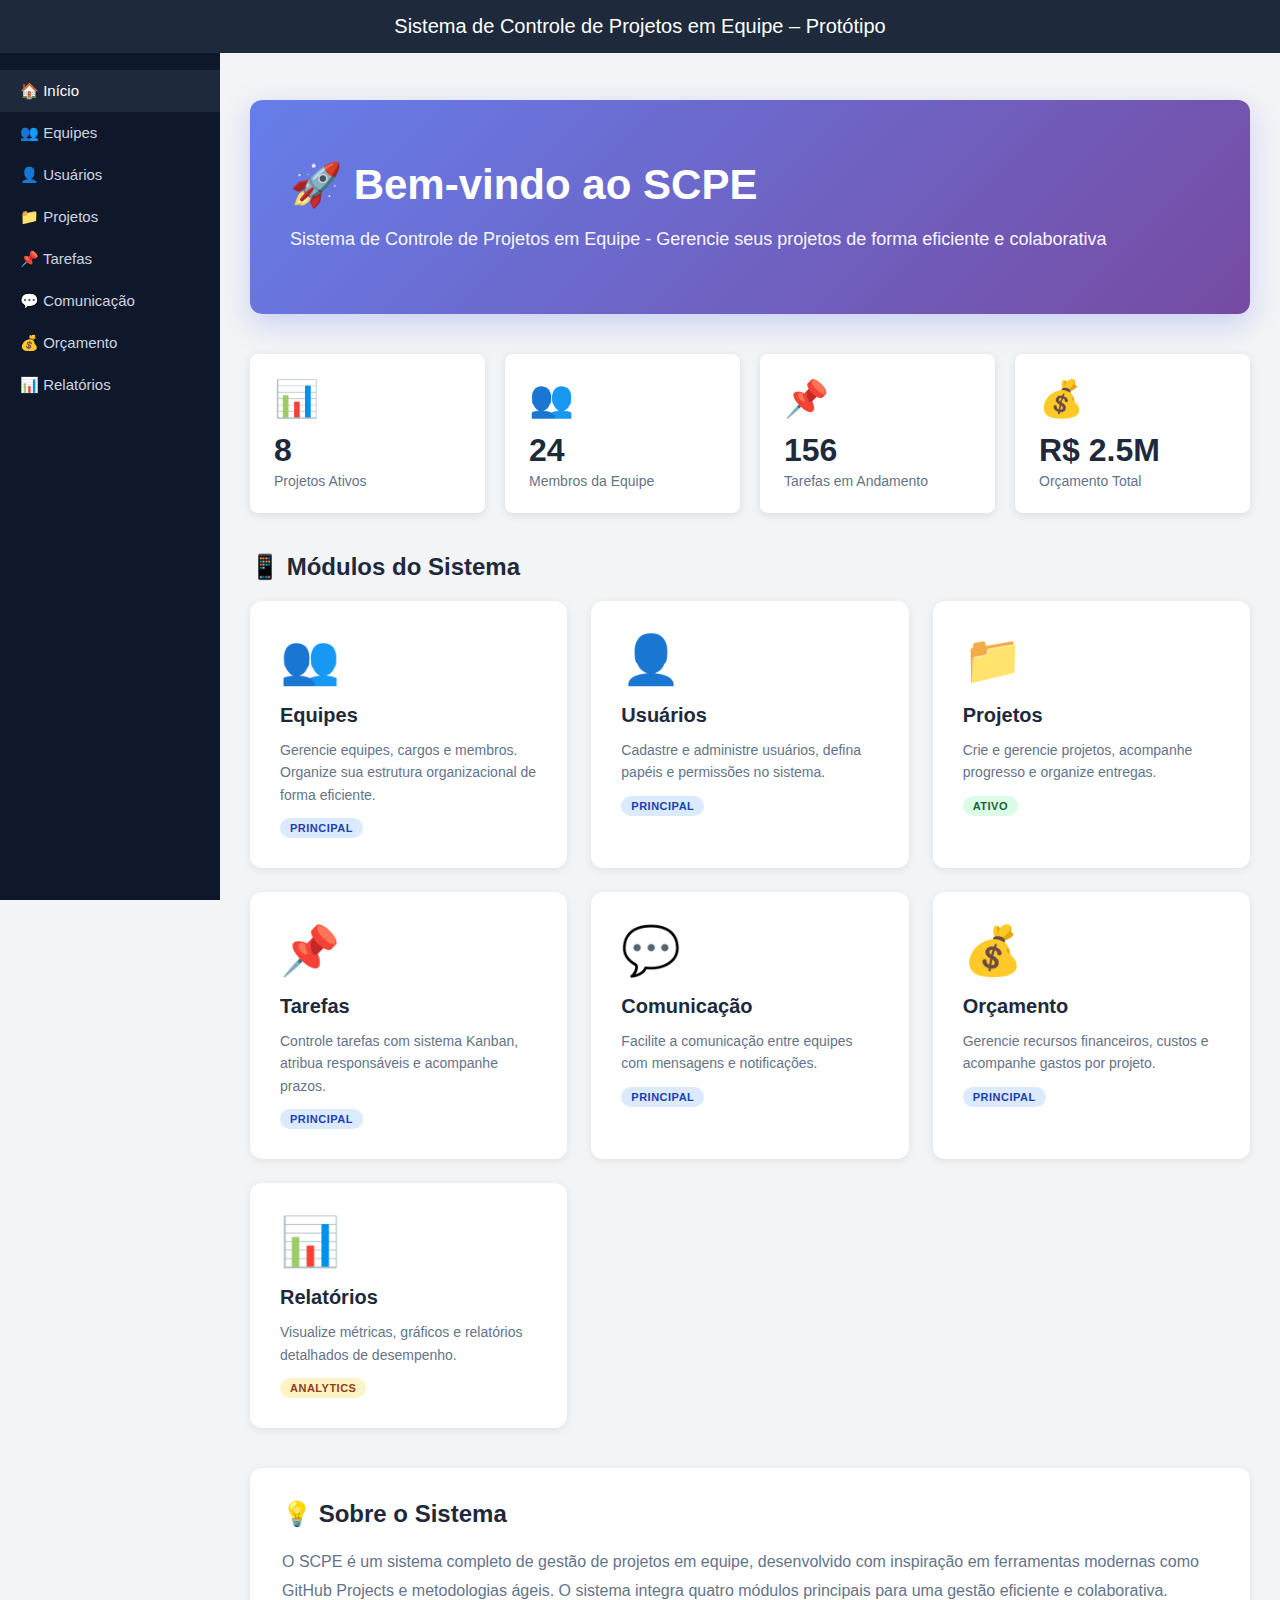
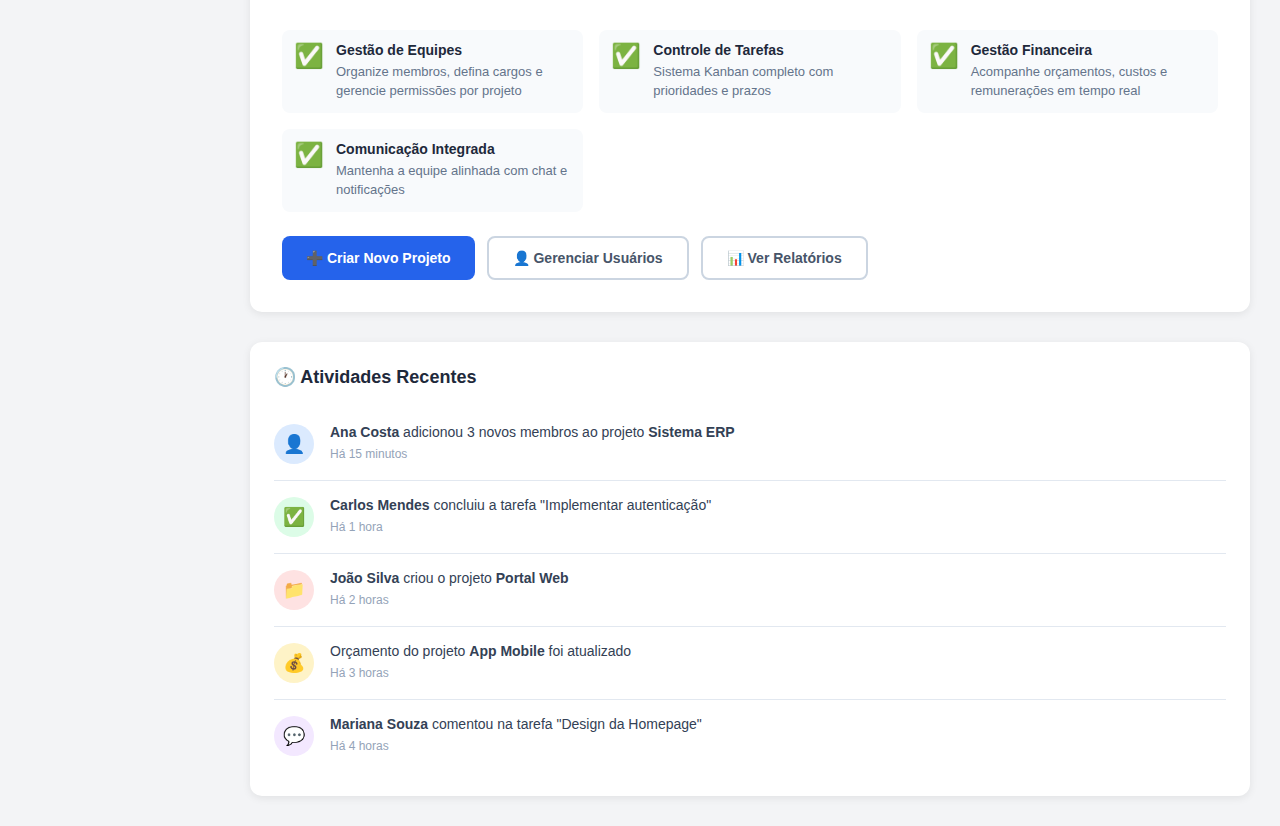
<file: index.html>
<!DOCTYPE html>
<html lang="pt-BR">
<head>
    <meta charset="UTF-8">
    <meta name="viewport" content="width=device-width, initial-scale=1.0">
    <title>SCPE - Sistema de Controle de Projetos em Equipe</title>
    <link rel="stylesheet" href="./global.css">
    <style>
        .hero-section {
            background: linear-gradient(135deg, #667eea 0%, #764ba2 100%);
            padding: 60px 40px;
            border-radius: 12px;
            color: white;
            margin-bottom: 40px;
            box-shadow: 0 10px 30px rgba(102, 126, 234, 0.3);
        }

        .hero-section h1 {
            font-size: 42px;
            margin: 0 0 16px 0;
            font-weight: 700;
        }

        .hero-section p {
            font-size: 18px;
            margin: 0;
            opacity: 0.95;
            line-height: 1.6;
        }

        .stats-overview {
            display: grid;
            grid-template-columns: repeat(auto-fit, minmax(200px, 1fr));
            gap: 20px;
            margin-bottom: 40px;
        }

        .stat-card {
            background: white;
            padding: 24px;
            border-radius: 8px;
            box-shadow: 0px 2px 8px rgba(0, 0, 0, 0.1);
            transition: transform 0.2s, box-shadow 0.2s;
        }

        .stat-card:hover {
            transform: translateY(-4px);
            box-shadow: 0px 8px 20px rgba(0, 0, 0, 0.15);
        }

        .stat-icon {
            font-size: 36px;
            margin-bottom: 12px;
        }

        .stat-value {
            font-size: 32px;
            font-weight: 700;
            color: #1e293b;
            margin-bottom: 4px;
        }

        .stat-label {
            font-size: 14px;
            color: #64748b;
            font-weight: 500;
        }

        .modules-grid {
            display: grid;
            grid-template-columns: repeat(auto-fit, minmax(280px, 1fr));
            gap: 24px;
            margin-bottom: 40px;
        }

        .module-card {
            background: white;
            padding: 28px;
            border-radius: 12px;
            box-shadow: 0px 2px 8px rgba(0, 0, 0, 0.08);
            transition: all 0.3s ease;
            border: 2px solid transparent;
            cursor: pointer;
            text-decoration: none;
            color: inherit;
            display: block;
        }

        .module-card:hover {
            transform: translateY(-6px);
            box-shadow: 0px 12px 24px rgba(0, 0, 0, 0.15);
            border-color: #2563eb;
        }

        .module-icon {
            font-size: 48px;
            margin-bottom: 16px;
            display: block;
        }

        .module-card h3 {
            font-size: 20px;
            color: #1e293b;
            margin: 0 0 12px 0;
            font-weight: 600;
        }

        .module-card p {
            font-size: 14px;
            color: #64748b;
            margin: 0;
            line-height: 1.6;
        }

        .module-card .badge {
            display: inline-block;
            padding: 4px 10px;
            border-radius: 12px;
            font-size: 11px;
            font-weight: 600;
            margin-top: 12px;
            text-transform: uppercase;
            letter-spacing: 0.5px;
        }

        .badge-primary {
            background: #dbeafe;
            color: #1e40af;
        }

        .badge-success {
            background: #dcfce7;
            color: #166534;
        }

        .badge-warning {
            background: #fef3c7;
            color: #92400e;
        }

        .badge-purple {
            background: #f3e8ff;
            color: #6b21a8;
        }

        .info-section {
            background: white;
            padding: 32px;
            border-radius: 12px;
            box-shadow: 0px 2px 8px rgba(0, 0, 0, 0.08);
            margin-bottom: 30px;
        }

        .info-section h2 {
            font-size: 24px;
            color: #1e293b;
            margin: 0 0 20px 0;
            font-weight: 600;
        }

        .features-list {
            display: grid;
            grid-template-columns: repeat(auto-fit, minmax(250px, 1fr));
            gap: 16px;
            margin-top: 20px;
        }

        .feature-item {
            display: flex;
            align-items: start;
            gap: 12px;
            padding: 12px;
            background: #f8fafc;
            border-radius: 8px;
        }

        .feature-icon {
            font-size: 24px;
            flex-shrink: 0;
        }

        .feature-text {
            flex: 1;
        }

        .feature-text strong {
            display: block;
            color: #1e293b;
            margin-bottom: 4px;
            font-size: 14px;
        }

        .feature-text span {
            color: #64748b;
            font-size: 13px;
            line-height: 1.5;
        }

        .quick-actions {
            display: flex;
            gap: 12px;
            flex-wrap: wrap;
            margin-top: 24px;
        }

        .btn-action {
            background: #2563eb;
            color: white;
            padding: 12px 24px;
            border-radius: 8px;
            border: none;
            cursor: pointer;
            font-size: 14px;
            font-weight: 600;
            text-decoration: none;
            display: inline-flex;
            align-items: center;
            gap: 8px;
            transition: all 0.2s;
        }

        .btn-action:hover {
            background: #1d4ed8;
            transform: translateY(-2px);
            box-shadow: 0px 4px 12px rgba(37, 99, 235, 0.3);
        }

        .btn-secondary {
            background: white;
            color: #475569;
            border: 2px solid #cbd5e1;
        }

        .btn-secondary:hover {
            background: #f8fafc;
            border-color: #94a3b8;
            box-shadow: 0px 4px 12px rgba(0, 0, 0, 0.1);
        }

        .activity-feed {
            background: white;
            padding: 24px;
            border-radius: 12px;
            box-shadow: 0px 2px 8px rgba(0, 0, 0, 0.08);
        }

        .activity-feed h3 {
            font-size: 18px;
            color: #1e293b;
            margin: 0 0 20px 0;
            font-weight: 600;
        }

        .activity-item {
            display: flex;
            gap: 16px;
            padding: 16px 0;
            border-bottom: 1px solid #e2e8f0;
        }

        .activity-item:last-child {
            border-bottom: none;
        }

        .activity-icon {
            width: 40px;
            height: 40px;
            border-radius: 50%;
            display: flex;
            align-items: center;
            justify-content: center;
            font-size: 18px;
            flex-shrink: 0;
        }

        .activity-content {
            flex: 1;
        }

        .activity-content p {
            margin: 0 0 4px 0;
            color: #334155;
            font-size: 14px;
        }

        .activity-time {
            font-size: 12px;
            color: #94a3b8;
        }
    </style>
</head>
<body>
    <div class="header">
        <span class="header-title">
            Sistema de Controle de Projetos em Equipe – Protótipo
        </span>
    </div>

    <div class="sidebar">
        <a href="index.html" style="background: #1e293b; color: #fff;">🏠 Início</a>
        <a href="pages/equipes.html">👥 Equipes</a>
        <a href="pages/usuarios.html">👤 Usuários</a>
        <a href="pages/projetos.html">📁 Projetos</a>
        <a href="pages/tarefas.html">📌 Tarefas</a>
        <a href="pages/comunicacao.html">💬 Comunicação</a>
        <a href="pages/orcamento.html">💰 Orçamento</a>
        <a href="pages/relatorios.html">📊 Relatórios</a>
    </div>

    <div class="content">
        <!-- Hero Section -->
        <div class="hero-section">
            <h1>🚀 Bem-vindo ao SCPE</h1>
            <p>Sistema de Controle de Projetos em Equipe - Gerencie seus projetos de forma eficiente e colaborativa</p>
        </div>

        <!-- Estatísticas Rápidas -->
        <div class="stats-overview">
            <div class="stat-card">
                <div class="stat-icon">📊</div>
                <div class="stat-value">8</div>
                <div class="stat-label">Projetos Ativos</div>
            </div>
            <div class="stat-card">
                <div class="stat-icon">👥</div>
                <div class="stat-value">24</div>
                <div class="stat-label">Membros da Equipe</div>
            </div>
            <div class="stat-card">
                <div class="stat-icon">📌</div>
                <div class="stat-value">156</div>
                <div class="stat-label">Tarefas em Andamento</div>
            </div>
            <div class="stat-card">
                <div class="stat-icon">💰</div>
                <div class="stat-value">R$ 2.5M</div>
                <div class="stat-label">Orçamento Total</div>
            </div>
        </div>

        <!-- Módulos do Sistema -->
        <h2 style="font-size: 24px; color: #1e293b; margin-bottom: 20px; font-weight: 600;">📱 Módulos do Sistema</h2>
        <div class="modules-grid">
            <a href="pages/equipes.html" class="module-card">
                <span class="module-icon">👥</span>
                <h3>Equipes</h3>
                <p>Gerencie equipes, cargos e membros. Organize sua estrutura organizacional de forma eficiente.</p>
                <span class="badge badge-primary">Principal</span>
            </a>

            <a href="pages/usuarios.html" class="module-card">
                <span class="module-icon">👤</span>
                <h3>Usuários</h3>
                <p>Cadastre e administre usuários, defina papéis e permissões no sistema.</p>
                <span class="badge badge-primary">Principal</span>
            </a>

            <a href="pages/projetos.html" class="module-card">
                <span class="module-icon">📁</span>
                <h3>Projetos</h3>
                <p>Crie e gerencie projetos, acompanhe progresso e organize entregas.</p>
                <span class="badge badge-success">Ativo</span>
            </a>

            <a href="pages/tarefas.html" class="module-card">
                <span class="module-icon">📌</span>
                <h3>Tarefas</h3>
                <p>Controle tarefas com sistema Kanban, atribua responsáveis e acompanhe prazos.</p>
                <span class="badge badge-primary">Principal</span>
            </a>

            <a href="pages/comunicacao.html" class="module-card">
                <span class="module-icon">💬</span>
                <h3>Comunicação</h3>
                <p>Facilite a comunicação entre equipes com mensagens e notificações.</p>
                <span class="badge badge-primary">Principal</span>
            </a>

            <a href="pages/orcamento.html" class="module-card">
                <span class="module-icon">💰</span>
                <h3>Orçamento</h3>
                <p>Gerencie recursos financeiros, custos e acompanhe gastos por projeto.</p>
                <span class="badge badge-primary">Principal</span>
            </a>

            <a href="pages/relatorios.html" class="module-card">
                <span class="module-icon">📊</span>
                <h3>Relatórios</h3>
                <p>Visualize métricas, gráficos e relatórios detalhados de desempenho.</p>
                <span class="badge badge-warning">Analytics</span>
            </a>
        </div>

        <!-- Informações do Sistema -->
        <div class="info-section">
            <h2>💡 Sobre o Sistema</h2>
            <p style="color: #64748b; line-height: 1.8; margin-bottom: 24px;">
                O SCPE é um sistema completo de gestão de projetos em equipe, desenvolvido com inspiração em ferramentas modernas como GitHub Projects e metodologias ágeis. 
                O sistema integra quatro módulos principais para uma gestão eficiente e colaborativa.
            </p>

            <div class="features-list">
                <div class="feature-item">
                    <span class="feature-icon">✅</span>
                    <div class="feature-text">
                        <strong>Gestão de Equipes</strong>
                        <span>Organize membros, defina cargos e gerencie permissões por projeto</span>
                    </div>
                </div>
                <div class="feature-item">
                    <span class="feature-icon">✅</span>
                    <div class="feature-text">
                        <strong>Controle de Tarefas</strong>
                        <span>Sistema Kanban completo com prioridades e prazos</span>
                    </div>
                </div>
                <div class="feature-item">
                    <span class="feature-icon">✅</span>
                    <div class="feature-text">
                        <strong>Gestão Financeira</strong>
                        <span>Acompanhe orçamentos, custos e remunerações em tempo real</span>
                    </div>
                </div>
                <div class="feature-item">
                    <span class="feature-icon">✅</span>
                    <div class="feature-text">
                        <strong>Comunicação Integrada</strong>
                        <span>Mantenha a equipe alinhada com chat e notificações</span>
                    </div>
                </div>
            </div>

            <div class="quick-actions">
                <a href="pages/projetos.html" class="btn-action">
                    ➕ Criar Novo Projeto
                </a>
                <a href="pages/usuarios.html" class="btn-action btn-secondary">
                    👤 Gerenciar Usuários
                </a>
                <a href="pages/relatorios.html" class="btn-action btn-secondary">
                    📊 Ver Relatórios
                </a>
            </div>
        </div>

        <!-- Atividades Recentes -->
        <div class="activity-feed">
            <h3>🕐 Atividades Recentes</h3>
            
            <div class="activity-item">
                <div class="activity-icon" style="background: #dbeafe;">
                    👤
                </div>
                <div class="activity-content">
                    <p><strong>Ana Costa</strong> adicionou 3 novos membros ao projeto <strong>Sistema ERP</strong></p>
                    <span class="activity-time">Há 15 minutos</span>
                </div>
            </div>

            <div class="activity-item">
                <div class="activity-icon" style="background: #dcfce7;">
                    ✅
                </div>
                <div class="activity-content">
                    <p><strong>Carlos Mendes</strong> concluiu a tarefa "Implementar autenticação"</p>
                    <span class="activity-time">Há 1 hora</span>
                </div>
            </div>

            <div class="activity-item">
                <div class="activity-icon" style="background: #fee2e2;">
                    📁
                </div>
                <div class="activity-content">
                    <p><strong>João Silva</strong> criou o projeto <strong>Portal Web</strong></p>
                    <span class="activity-time">Há 2 horas</span>
                </div>
            </div>

            <div class="activity-item">
                <div class="activity-icon" style="background: #fef3c7;">
                    💰
                </div>
                <div class="activity-content">
                    <p>Orçamento do projeto <strong>App Mobile</strong> foi atualizado</p>
                    <span class="activity-time">Há 3 horas</span>
                </div>
            </div>

            <div class="activity-item">
                <div class="activity-icon" style="background: #f3e8ff;">
                    💬
                </div>
                <div class="activity-content">
                    <p><strong>Mariana Souza</strong> comentou na tarefa "Design da Homepage"</p>
                    <span class="activity-time">Há 4 horas</span>
                </div>
            </div>
        </div>
    </div>
</body>
</html>
</file>
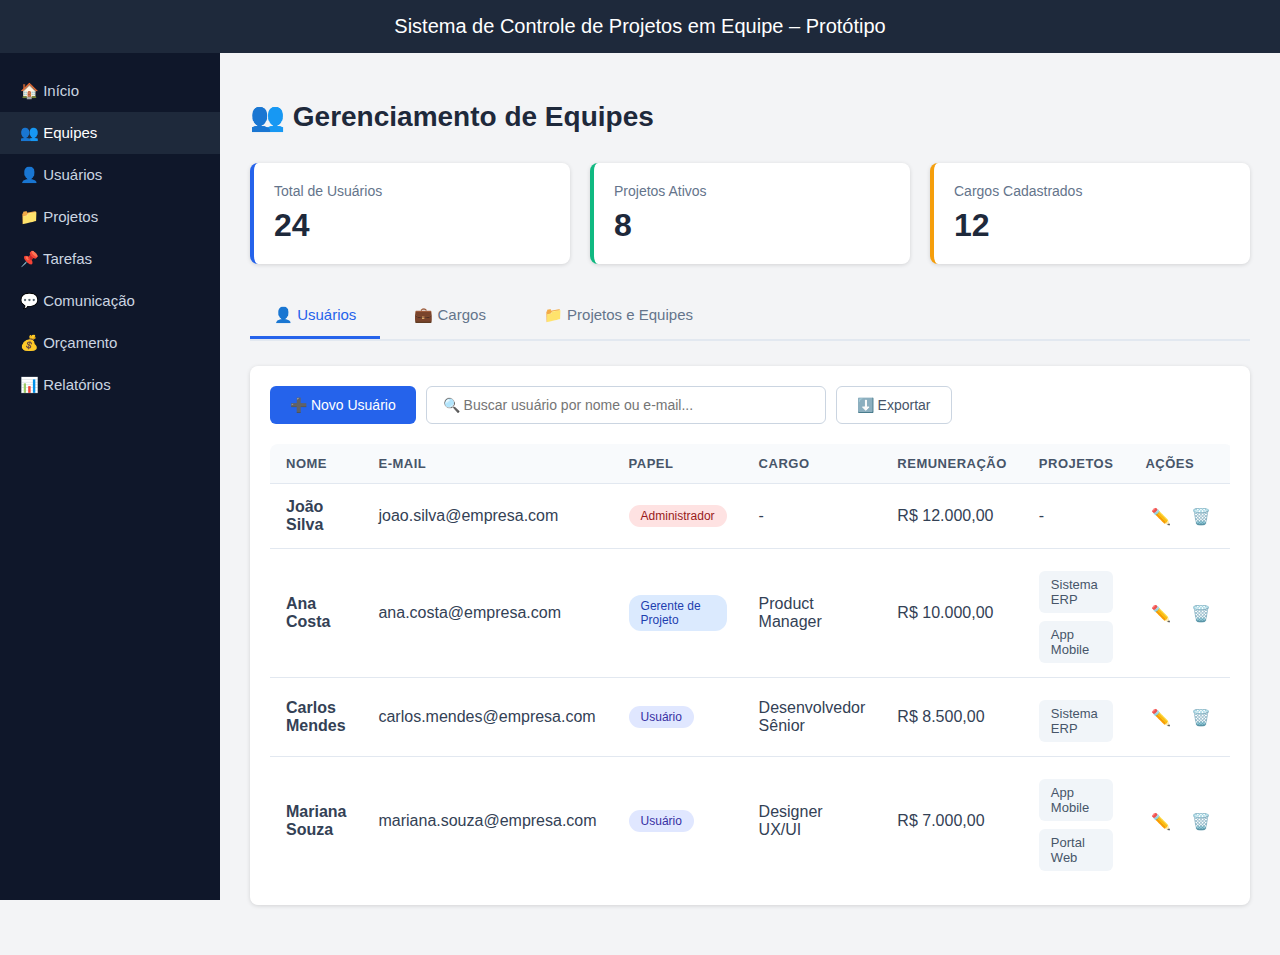
<file: pages/equipes.html>
<!DOCTYPE html>
<html lang="pt-BR">
<head>
    <meta charset="UTF-8">
    <meta name="viewport" content="width=device-width, initial-scale=1.0">
    <title>Equipes - SCPE</title>
    <link rel="stylesheet" href="../global.css">
    <style>
        .page-header {
            display: flex;
            justify-content: space-between;
            align-items: center;
            margin-bottom: 30px;
        }

        .page-header h1 {
            font-size: 28px;
            color: #1e293b;
            margin: 0;
        }

        .tabs {
            display: flex;
            gap: 10px;
            margin-bottom: 25px;
            border-bottom: 2px solid #e2e8f0;
        }

        .tab {
            padding: 12px 24px;
            background: transparent;
            border: none;
            border-bottom: 3px solid transparent;
            cursor: pointer;
            font-size: 15px;
            font-weight: 500;
            color: #64748b;
            transition: all 0.2s;
        }

        .tab:hover {
            color: #2563eb;
        }

        .tab.active {
            color: #2563eb;
            border-bottom-color: #2563eb;
        }

        .tab-content {
            display: none;
        }

        .tab-content.active {
            display: block;
        }

        .action-bar {
            display: flex;
            gap: 10px;
            margin-bottom: 20px;
            flex-wrap: wrap;
        }

        .button-primary {
            background: #2563eb;
            color: white;
            padding: 10px 20px;
            border-radius: 6px;
            border: none;
            cursor: pointer;
            font-size: 14px;
            font-weight: 500;
            display: inline-flex;
            align-items: center;
            gap: 8px;
            transition: background 0.2s;
        }

        .button-primary:hover {
            background: #1d4ed8;
        }

        .button-secondary {
            background: white;
            color: #475569;
            padding: 10px 20px;
            border-radius: 6px;
            border: 1px solid #cbd5e1;
            cursor: pointer;
            font-size: 14px;
            font-weight: 500;
            transition: all 0.2s;
        }

        .button-secondary:hover {
            background: #f8fafc;
            border-color: #94a3b8;
        }

        .search-box {
            flex: 1;
            min-width: 250px;
            max-width: 400px;
        }

        .search-box input {
            width: 100%;
            padding: 10px 16px;
            border: 1px solid #cbd5e1;
            border-radius: 6px;
            font-size: 14px;
        }

        .search-box input:focus {
            outline: none;
            border-color: #2563eb;
        }

        .table-container {
            overflow-x: auto;
        }

        table {
            width: 100%;
            border-collapse: collapse;
            background: white;
            border-radius: 8px;
            overflow: hidden;
        }

        thead {
            background: #f8fafc;
        }

        th {
            text-align: left;
            padding: 12px 16px;
            font-weight: 600;
            color: #475569;
            font-size: 13px;
            text-transform: uppercase;
            letter-spacing: 0.5px;
        }

        td {
            padding: 14px 16px;
            border-top: 1px solid #e2e8f0;
            color: #334155;
        }

        tbody tr:hover {
            background: #f8fafc;
        }

        .badge {
            display: inline-block;
            padding: 4px 12px;
            border-radius: 12px;
            font-size: 12px;
            font-weight: 500;
        }

        .badge-admin {
            background: #fee2e2;
            color: #991b1b;
        }

        .badge-manager {
            background: #dbeafe;
            color: #1e40af;
        }

        .badge-user {
            background: #e0e7ff;
            color: #3730a3;
        }

        .badge-success {
            background: #dcfce7;
            color: #166534;
        }

        .badge-warning {
            background: #fef3c7;
            color: #92400e;
        }

        .action-buttons {
            display: flex;
            gap: 8px;
        }

        .btn-icon {
            background: transparent;
            border: none;
            cursor: pointer;
            padding: 6px;
            border-radius: 4px;
            color: #64748b;
            transition: all 0.2s;
            font-size: 16px;
        }

        .btn-icon:hover {
            background: #f1f5f9;
            color: #2563eb;
        }

        .btn-icon.delete:hover {
            background: #fee2e2;
            color: #dc2626;
        }

        .stats-grid {
            display: grid;
            grid-template-columns: repeat(auto-fit, minmax(220px, 1fr));
            gap: 20px;
            margin-bottom: 30px;
        }

        .stat-card {
            background: white;
            padding: 20px;
            border-radius: 8px;
            box-shadow: 0px 1px 4px #00000022;
            border-left: 4px solid #2563eb;
        }

        .stat-card h3 {
            font-size: 14px;
            color: #64748b;
            margin-bottom: 8px;
            font-weight: 500;
        }

        .stat-card .value {
            font-size: 32px;
            font-weight: 700;
            color: #1e293b;
        }

        .empty-state {
            text-align: center;
            padding: 60px 20px;
            color: #94a3b8;
        }

        .empty-state-icon {
            font-size: 64px;
            margin-bottom: 16px;
            opacity: 0.5;
        }

        .form-grid {
            display: grid;
            grid-template-columns: repeat(auto-fit, minmax(250px, 1fr));
            gap: 20px;
        }

        .form-group {
            display: flex;
            flex-direction: column;
        }

        .form-group label {
            font-size: 14px;
            font-weight: 500;
            color: #475569;
            margin-bottom: 6px;
        }

        .form-group input,
        .form-group select {
            padding: 10px 12px;
            border: 1px solid #cbd5e1;
            border-radius: 6px;
            font-size: 14px;
        }

        .form-group input:focus,
        .form-group select:focus {
            outline: none;
            border-color: #2563eb;
        }

        .modal {
            display: none;
            position: fixed;
            top: 0;
            left: 0;
            width: 100%;
            height: 100%;
            background: rgba(0, 0, 0, 0.5);
            z-index: 1000;
            align-items: center;
            justify-content: center;
        }

        .modal.active {
            display: flex;
        }

        .modal-content {
            background: white;
            padding: 30px;
            border-radius: 12px;
            max-width: 600px;
            width: 90%;
            max-height: 90vh;
            overflow-y: auto;
        }

        .modal-header {
            display: flex;
            justify-content: space-between;
            align-items: center;
            margin-bottom: 24px;
        }

        .modal-header h2 {
            font-size: 20px;
            color: #1e293b;
            margin: 0;
        }

        .close-modal {
            background: none;
            border: none;
            font-size: 24px;
            cursor: pointer;
            color: #64748b;
            padding: 0;
            width: 32px;
            height: 32px;
        }

        .close-modal:hover {
            color: #1e293b;
        }

        .modal-footer {
            display: flex;
            justify-content: flex-end;
            gap: 10px;
            margin-top: 24px;
            padding-top: 24px;
            border-top: 1px solid #e2e8f0;
        }

        .project-list {
            display: flex;
            flex-wrap: wrap;
            gap: 8px;
            margin-top: 8px;
        }

        .project-tag {
            background: #f1f5f9;
            padding: 6px 12px;
            border-radius: 6px;
            font-size: 13px;
            color: #475569;
            display: inline-flex;
            align-items: center;
            gap: 6px;
        }
    </style>
</head>
<body>
    <div class="header">
        <span class="header-title">
            Sistema de Controle de Projetos em Equipe – Protótipo
        </span>
    </div>

    <div class="sidebar">
        <a href="../index.html">🏠 Início</a>
        <a href="equipes.html" style="background: #1e293b; color: #fff;">👥 Equipes</a>
        <a href="usuarios.html">👤 Usuários</a>
        <a href="projetos.html">📁 Projetos</a>
        <a href="tarefas.html">📌 Tarefas</a>
        <a href="comunicacao.html">💬 Comunicação</a>
        <a href="orcamento.html">💰 Orçamento</a>
        <a href="relatorios.html">📊 Relatórios</a>
    </div>

    <div class="content">
        <div class="page-header">
            <h1>👥 Gerenciamento de Equipes</h1>
        </div>

        <!-- Estatísticas -->
        <div class="stats-grid">
            <div class="stat-card">
                <h3>Total de Usuários</h3>
                <div class="value">24</div>
            </div>
            <div class="stat-card" style="border-left-color: #10b981;">
                <h3>Projetos Ativos</h3>
                <div class="value">8</div>
            </div>
            <div class="stat-card" style="border-left-color: #f59e0b;">
                <h3>Cargos Cadastrados</h3>
                <div class="value">12</div>
            </div>
        </div>

        <!-- Tabs de navegação -->
        <div class="tabs">
            <button class="tab active" onclick="switchTab('usuarios')">
                👤 Usuários
            </button>
            <button class="tab" onclick="switchTab('cargos')">
                💼 Cargos
            </button>
            <button class="tab" onclick="switchTab('projetos')">
                📁 Projetos e Equipes
            </button>
        </div>

        <!-- Tab: Usuários -->
        <div id="tab-usuarios" class="tab-content active">
            <div class="card">
                <div class="action-bar">
                    <button class="button-primary" onclick="openModal('modalNovoUsuario')">
                        ➕ Novo Usuário
                    </button>
                    <div class="search-box">
                        <input type="text" placeholder="🔍 Buscar usuário por nome ou e-mail...">
                    </div>
                    <button class="button-secondary">
                        ⬇️ Exportar
                    </button>
                </div>

                <div class="table-container">
                    <table>
                        <thead>
                            <tr>
                                <th>Nome</th>
                                <th>E-mail</th>
                                <th>Papel</th>
                                <th>Cargo</th>
                                <th>Remuneração</th>
                                <th>Projetos</th>
                                <th>Ações</th>
                            </tr>
                        </thead>
                        <tbody>
                            <tr>
                                <td><strong>João Silva</strong></td>
                                <td>joao.silva@empresa.com</td>
                                <td><span class="badge badge-admin">Administrador</span></td>
                                <td>-</td>
                                <td>R$ 12.000,00</td>
                                <td>-</td>
                                <td>
                                    <div class="action-buttons">
                                        <button class="btn-icon" title="Editar">✏️</button>
                                        <button class="btn-icon delete" title="Excluir">🗑️</button>
                                    </div>
                                </td>
                            </tr>
                            <tr>
                                <td><strong>Ana Costa</strong></td>
                                <td>ana.costa@empresa.com</td>
                                <td><span class="badge badge-manager">Gerente de Projeto</span></td>
                                <td>Product Manager</td>
                                <td>R$ 10.000,00</td>
                                <td>
                                    <div class="project-list">
                                        <span class="project-tag">Sistema ERP</span>
                                        <span class="project-tag">App Mobile</span>
                                    </div>
                                </td>
                                <td>
                                    <div class="action-buttons">
                                        <button class="btn-icon" title="Editar">✏️</button>
                                        <button class="btn-icon delete" title="Excluir">🗑️</button>
                                    </div>
                                </td>
                            </tr>
                            <tr>
                                <td><strong>Carlos Mendes</strong></td>
                                <td>carlos.mendes@empresa.com</td>
                                <td><span class="badge badge-user">Usuário</span></td>
                                <td>Desenvolvedor Sênior</td>
                                <td>R$ 8.500,00</td>
                                <td>
                                    <div class="project-list">
                                        <span class="project-tag">Sistema ERP</span>
                                    </div>
                                </td>
                                <td>
                                    <div class="action-buttons">
                                        <button class="btn-icon" title="Editar">✏️</button>
                                        <button class="btn-icon delete" title="Excluir">🗑️</button>
                                    </div>
                                </td>
                            </tr>
                            <tr>
                                <td><strong>Mariana Souza</strong></td>
                                <td>mariana.souza@empresa.com</td>
                                <td><span class="badge badge-user">Usuário</span></td>
                                <td>Designer UX/UI</td>
                                <td>R$ 7.000,00</td>
                                <td>
                                    <div class="project-list">
                                        <span class="project-tag">App Mobile</span>
                                        <span class="project-tag">Portal Web</span>
                                    </div>
                                </td>
                                <td>
                                    <div class="action-buttons">
                                        <button class="btn-icon" title="Editar">✏️</button>
                                        <button class="btn-icon delete" title="Excluir">🗑️</button>
                                    </div>
                                </td>
                            </tr>
                        </tbody>
                    </table>
                </div>
            </div>
        </div>

        <!-- Tab: Cargos -->
        <div id="tab-cargos" class="tab-content">
            <div class="card">
                <div class="action-bar">
                    <button class="button-primary" onclick="openModal('modalNovoCargo')">
                        ➕ Novo Cargo
                    </button>
                    <div class="search-box">
                        <input type="text" placeholder="🔍 Buscar cargo...">
                    </div>
                </div>

                <div class="table-container">
                    <table>
                        <thead>
                            <tr>
                                <th>Cargo</th>
                                <th>Projeto</th>
                                <th>Usuários Alocados</th>
                                <th>Status</th>
                                <th>Ações</th>
                            </tr>
                        </thead>
                        <tbody>
                            <tr>
                                <td><strong>Product Manager</strong></td>
                                <td>Sistema ERP</td>
                                <td>1 usuário</td>
                                <td><span class="badge badge-success">Ativo</span></td>
                                <td>
                                    <div class="action-buttons">
                                        <button class="btn-icon" title="Editar">✏️</button>
                                        <button class="btn-icon delete" title="Excluir">🗑️</button>
                                    </div>
                                </td>
                            </tr>
                            <tr>
                                <td><strong>Desenvolvedor Sênior</strong></td>
                                <td>Sistema ERP</td>
                                <td>3 usuários</td>
                                <td><span class="badge badge-success">Ativo</span></td>
                                <td>
                                    <div class="action-buttons">
                                        <button class="btn-icon" title="Editar">✏️</button>
                                        <button class="btn-icon delete" title="Excluir">🗑️</button>
                                    </div>
                                </td>
                            </tr>
                            <tr>
                                <td><strong>Designer UX/UI</strong></td>
                                <td>App Mobile</td>
                                <td>2 usuários</td>
                                <td><span class="badge badge-success">Ativo</span></td>
                                <td>
                                    <div class="action-buttons">
                                        <button class="btn-icon" title="Editar">✏️</button>
                                        <button class="btn-icon delete" title="Excluir">🗑️</button>
                                    </div>
                                </td>
                            </tr>
                            <tr>
                                <td><strong>Analista de Testes</strong></td>
                                <td>Portal Web</td>
                                <td>0 usuários</td>
                                <td><span class="badge badge-warning">Vago</span></td>
                                <td>
                                    <div class="action-buttons">
                                        <button class="btn-icon" title="Editar">✏️</button>
                                        <button class="btn-icon delete" title="Excluir">🗑️</button>
                                    </div>
                                </td>
                            </tr>
                        </tbody>
                    </table>
                </div>
            </div>
        </div>

        <!-- Tab: Projetos e Equipes -->
        <div id="tab-projetos" class="tab-content">
            <div class="card">
                <div class="action-bar">
                    <button class="button-primary" onclick="openModal('modalNovoProjeto')">
                        ➕ Novo Projeto
                    </button>
                    <div class="search-box">
                        <input type="text" placeholder="🔍 Buscar projeto...">
                    </div>
                </div>

                <div class="table-container">
                    <table>
                        <thead>
                            <tr>
                                <th>Projeto</th>
                                <th>Gerente</th>
                                <th>Membros da Equipe</th>
                                <th>Status</th>
                                <th>Ações</th>
                            </tr>
                        </thead>
                        <tbody>
                            <tr>
                                <td><strong>Sistema ERP</strong></td>
                                <td>Ana Costa</td>
                                <td>6 membros</td>
                                <td><span class="badge badge-success">Em andamento</span></td>
                                <td>
                                    <div class="action-buttons">
                                        <button class="btn-icon" title="Ver Equipe">👥</button>
                                        <button class="btn-icon" title="Adicionar Membro">➕</button>
                                        <button class="btn-icon" title="Editar">✏️</button>
                                    </div>
                                </td>
                            </tr>
                            <tr>
                                <td><strong>App Mobile</strong></td>
                                <td>Ana Costa</td>
                                <td>4 membros</td>
                                <td><span class="badge badge-success">Em andamento</span></td>
                                <td>
                                    <div class="action-buttons">
                                        <button class="btn-icon" title="Ver Equipe">👥</button>
                                        <button class="btn-icon" title="Adicionar Membro">➕</button>
                                        <button class="btn-icon" title="Editar">✏️</button>
                                    </div>
                                </td>
                            </tr>
                            <tr>
                                <td><strong>Portal Web</strong></td>
                                <td>João Silva</td>
                                <td>3 membros</td>
                                <td><span class="badge badge-warning">Planejamento</span></td>
                                <td>
                                    <div class="action-buttons">
                                        <button class="btn-icon" title="Ver Equipe">👥</button>
                                        <button class="btn-icon" title="Adicionar Membro">➕</button>
                                        <button class="btn-icon" title="Editar">✏️</button>
                                    </div>
                                </td>
                            </tr>
                        </tbody>
                    </table>
                </div>
            </div>
        </div>
    </div>

    <!-- Modal: Novo Usuário -->
    <div id="modalNovoUsuario" class="modal">
        <div class="modal-content">
            <div class="modal-header">
                <h2>Cadastrar Novo Usuário</h2>
                <button class="close-modal" onclick="closeModal('modalNovoUsuario')">×</button>
            </div>
            
            <form>
                <div class="form-grid">
                    <div class="form-group">
                        <label>Nome Completo *</label>
                        <input type="text" placeholder="Digite o nome completo" required>
                    </div>
                    <div class="form-group">
                        <label>E-mail *</label>
                        <input type="email" placeholder="usuario@empresa.com" required>
                    </div>
                    <div class="form-group">
                        <label>Papel no Sistema *</label>
                        <select required>
                            <option value="">Selecione...</option>
                            <option value="admin">Administrador</option>
                            <option value="gerente">Gerente de Projeto</option>
                            <option value="usuario">Usuário Comum</option>
                        </select>
                    </div>
                    <div class="form-group">
                        <label>Remuneração (R$)</label>
                        <input type="number" placeholder="0,00" step="0.01">
                    </div>
                    <div class="form-group">
                        <label>Projeto</label>
                        <select>
                            <option value="">Nenhum projeto</option>
                            <option value="1">Sistema ERP</option>
                            <option value="2">App Mobile</option>
                            <option value="3">Portal Web</option>
                        </select>
                    </div>
                    <div class="form-group">
                        <label>Cargo no Projeto</label>
                        <select>
                            <option value="">Selecione um projeto primeiro</option>
                        </select>
                    </div>
                </div>
                
                <div class="modal-footer">
                    <button type="button" class="button-secondary" onclick="closeModal('modalNovoUsuario')">
                        Cancelar
                    </button>
                    <button type="submit" class="button-primary">
                        Salvar Usuário
                    </button>
                </div>
            </form>
        </div>
    </div>

    <!-- Modal: Novo Cargo -->
    <div id="modalNovoCargo" class="modal">
        <div class="modal-content">
            <div class="modal-header">
                <h2>Criar Novo Cargo</h2>
                <button class="close-modal" onclick="closeModal('modalNovoCargo')">×</button>
            </div>
            
            <form>
                <div class="form-grid">
                    <div class="form-group">
                        <label>Nome do Cargo *</label>
                        <input type="text" placeholder="Ex: Desenvolvedor Full Stack" required>
                    </div>
                    <div class="form-group">
                        <label>Projeto *</label>
                        <select required>
                            <option value="">Selecione o projeto</option>
                            <option value="1">Sistema ERP</option>
                            <option value="2">App Mobile</option>
                            <option value="3">Portal Web</option>
                        </select>
                    </div>
                    <div class="form-group" style="grid-column: 1 / -1;">
                        <label>Descrição</label>
                        <textarea rows="3" placeholder="Descreva as responsabilidades do cargo..." style="width: 100%; padding: 10px; border: 1px solid #cbd5e1; border-radius: 6px; font-size: 14px; font-family: Arial, sans-serif;"></textarea>
                    </div>
                </div>
                
                <div class="modal-footer">
                    <button type="button" class="button-secondary" onclick="closeModal('modalNovoCargo')">
                        Cancelar
                    </button>
                    <button type="submit" class="button-primary">
                        Criar Cargo
                    </button>
                </div>
            </form>
        </div>
    </div>

    <!-- Modal: Novo Projeto -->
    <div id="modalNovoProjeto" class="modal">
        <div class="modal-content">
            <div class="modal-header">
                <h2>Criar Novo Projeto</h2>
                <button class="close-modal" onclick="closeModal('modalNovoProjeto')">×</button>
            </div>
            
            <form>
                <div class="form-grid">
                    <div class="form-group">
                        <label>Nome do Projeto *</label>
                        <input type="text" placeholder="Digite o nome do projeto" required>
                    </div>
                    <div class="form-group">
                        <label>Gerente do Projeto *</label>
                        <select required>
                            <option value="">Selecione o gerente</option>
                            <option value="1">Ana Costa</option>
                            <option value="2">João Silva</option>
                        </select>
                    </div>
                    <div class="form-group" style="grid-column: 1 / -1;">
                        <label>Descrição</label>
                        <textarea rows="3" placeholder="Descreva o projeto..." style="width: 100%; padding: 10px; border: 1px solid #cbd5e1; border-radius: 6px; font-size: 14px; font-family: Arial, sans-serif;"></textarea>
                    </div>
                    <div class="form-group" style="grid-column: 1 / -1;">
                        <label>Adicionar Membros à Equipe</label>
                        <select multiple style="height: 120px;">
                            <option value="1">Carlos Mendes - Desenvolvedor Sênior</option>
                            <option value="2">Mariana Souza - Designer UX/UI</option>
                            <option value="3">Pedro Santos - Desenvolvedor Junior</option>
                            <option value="4">Julia Oliveira - Analista de Testes</option>
                        </select>
                        <small style="color: #64748b; font-size: 12px; margin-top: 4px;">Segure Ctrl/Cmd para selecionar múltiplos membros</small>
                    </div>
                </div>
                
                <div class="modal-footer">
                    <button type="button" class="button-secondary" onclick="closeModal('modalNovoProjeto')">
                        Cancelar
                    </button>
                    <button type="submit" class="button-primary">
                        Criar Projeto
                    </button>
                </div>
            </form>
        </div>
    </div>

    <script>
        function switchTab(tabName) {
            // Remove active class from all tabs
            document.querySelectorAll('.tab').forEach(tab => {
                tab.classList.remove('active');
            });
            document.querySelectorAll('.tab-content').forEach(content => {
                content.classList.remove('active');
            });

            // Add active class to selected tab
            event.target.classList.add('active');
            document.getElementById('tab-' + tabName).classList.add('active');
        }

        function openModal(modalId) {
            document.getElementById(modalId).classList.add('active');
        }

        function closeModal(modalId) {
            document.getElementById(modalId).classList.remove('active');
        }

        // Close modal when clicking outside
        window.onclick = function(event) {
            if (event.target.classList.contains('modal')) {
                event.target.classList.remove('active');
            }
        }
    </script>
</body>
</html>
</file>
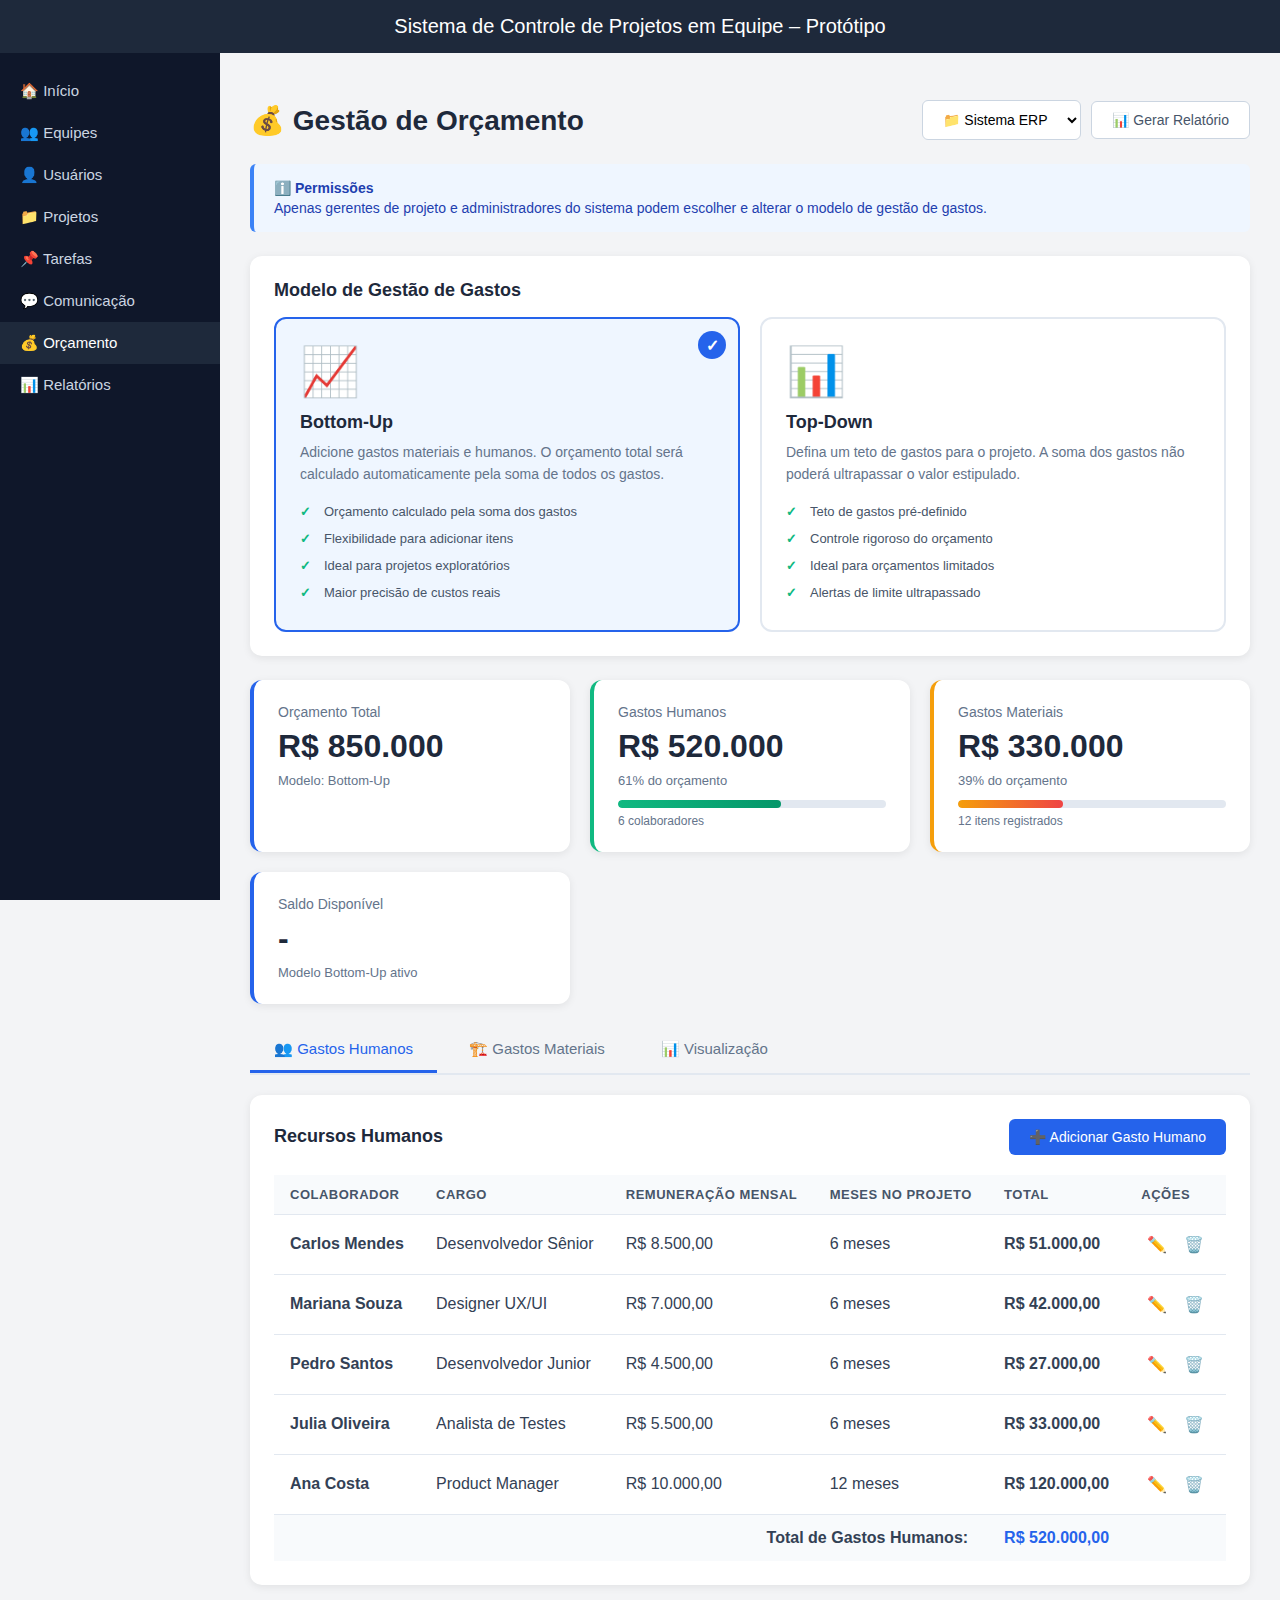
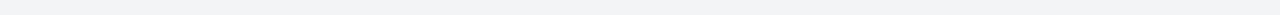
<file: pages/orcamento.html>
<!DOCTYPE html>
<html lang="pt-BR">
<head>
    <meta charset="UTF-8">
    <meta name="viewport" content="width=device-width, initial-scale=1.0">
    <title>Orçamento - SCPE</title>
    <link rel="stylesheet" href="../global.css">
    <style>
        .page-header {
            display: flex;
            justify-content: space-between;
            align-items: center;
            margin-bottom: 24px;
            flex-wrap: wrap;
            gap: 16px;
        }

        .page-header h1 {
            font-size: 28px;
            color: #1e293b;
            margin: 0;
        }

        .header-actions {
            display: flex;
            gap: 10px;
            align-items: center;
        }

        .project-selector {
            padding: 10px 16px;
            border: 1px solid #cbd5e1;
            border-radius: 6px;
            font-size: 14px;
            font-weight: 500;
            background: white;
            cursor: pointer;
        }

        .button-primary {
            background: #2563eb;
            color: white;
            padding: 10px 20px;
            border-radius: 6px;
            border: none;
            cursor: pointer;
            font-size: 14px;
            font-weight: 500;
            display: inline-flex;
            align-items: center;
            gap: 8px;
            transition: background 0.2s;
        }

        .button-primary:hover {
            background: #1d4ed8;
        }

        .button-secondary {
            background: white;
            color: #475569;
            padding: 10px 20px;
            border-radius: 6px;
            border: 1px solid #cbd5e1;
            cursor: pointer;
            font-size: 14px;
            font-weight: 500;
            transition: all 0.2s;
        }

        .button-secondary:hover {
            background: #f8fafc;
            border-color: #94a3b8;
        }

        .info-alert {
            background: #eff6ff;
            border-left: 4px solid #3b82f6;
            padding: 16px 20px;
            border-radius: 6px;
            margin-bottom: 24px;
            font-size: 14px;
            color: #1e40af;
        }

        .info-alert strong {
            display: block;
            margin-bottom: 4px;
        }

        /* Budget Model Selection */
        .model-selection {
            background: white;
            padding: 24px;
            border-radius: 12px;
            box-shadow: 0 2px 8px rgba(0,0,0,0.08);
            margin-bottom: 24px;
        }

        .model-selection h2 {
            font-size: 18px;
            color: #1e293b;
            margin-bottom: 16px;
        }

        .model-options {
            display: grid;
            grid-template-columns: 1fr 1fr;
            gap: 20px;
        }

        .model-card {
            border: 2px solid #e2e8f0;
            border-radius: 12px;
            padding: 24px;
            cursor: pointer;
            transition: all 0.3s;
            position: relative;
        }

        .model-card:hover {
            border-color: #2563eb;
            box-shadow: 0 4px 12px rgba(37, 99, 235, 0.1);
        }

        .model-card.selected {
            border-color: #2563eb;
            background: #eff6ff;
        }

        .model-card.selected::before {
            content: '✓';
            position: absolute;
            top: 12px;
            right: 12px;
            width: 28px;
            height: 28px;
            background: #2563eb;
            color: white;
            border-radius: 50%;
            display: flex;
            align-items: center;
            justify-content: center;
            font-weight: 700;
            font-size: 16px;
        }

        .model-icon {
            font-size: 48px;
            margin-bottom: 12px;
        }

        .model-title {
            font-size: 18px;
            font-weight: 600;
            color: #1e293b;
            margin-bottom: 8px;
        }

        .model-description {
            font-size: 14px;
            color: #64748b;
            line-height: 1.6;
            margin-bottom: 12px;
        }

        .model-features {
            list-style: none;
            padding: 0;
            margin: 0;
        }

        .model-features li {
            font-size: 13px;
            color: #475569;
            padding: 6px 0;
            padding-left: 24px;
            position: relative;
        }

        .model-features li::before {
            content: '✓';
            position: absolute;
            left: 0;
            color: #10b981;
            font-weight: 700;
        }

        /* Budget Overview */
        .budget-overview {
            display: grid;
            grid-template-columns: repeat(auto-fit, minmax(240px, 1fr));
            gap: 20px;
            margin-bottom: 24px;
        }

        .budget-card {
            background: white;
            padding: 24px;
            border-radius: 12px;
            box-shadow: 0 2px 8px rgba(0,0,0,0.08);
            border-left: 4px solid #2563eb;
        }

        .budget-card.warning {
            border-left-color: #f59e0b;
        }

        .budget-card.success {
            border-left-color: #10b981;
        }

        .budget-card.danger {
            border-left-color: #ef4444;
        }

        .budget-label {
            font-size: 14px;
            color: #64748b;
            margin-bottom: 8px;
            font-weight: 500;
        }

        .budget-value {
            font-size: 32px;
            font-weight: 700;
            color: #1e293b;
            margin-bottom: 8px;
        }

        .budget-subtext {
            font-size: 13px;
            color: #64748b;
        }

        .budget-progress {
            margin-top: 12px;
        }

        .progress-bar {
            width: 100%;
            height: 8px;
            background: #e2e8f0;
            border-radius: 4px;
            overflow: hidden;
        }

        .progress-fill {
            height: 100%;
            background: linear-gradient(90deg, #2563eb 0%, #7c3aed 100%);
            border-radius: 4px;
            transition: width 0.3s;
        }

        .progress-fill.warning {
            background: linear-gradient(90deg, #f59e0b 0%, #ef4444 100%);
        }

        .progress-fill.success {
            background: linear-gradient(90deg, #10b981 0%, #059669 100%);
        }

        .progress-text {
            font-size: 12px;
            color: #64748b;
            margin-top: 6px;
        }

        /* Tabs */
        .tabs {
            display: flex;
            gap: 8px;
            margin-bottom: 20px;
            border-bottom: 2px solid #e2e8f0;
        }

        .tab {
            padding: 12px 24px;
            background: transparent;
            border: none;
            border-bottom: 3px solid transparent;
            cursor: pointer;
            font-size: 15px;
            font-weight: 500;
            color: #64748b;
            transition: all 0.2s;
        }

        .tab:hover {
            color: #2563eb;
        }

        .tab.active {
            color: #2563eb;
            border-bottom-color: #2563eb;
        }

        .tab-content {
            display: none;
        }

        .tab-content.active {
            display: block;
        }

        /* Expenses Table */
        .expenses-section {
            background: white;
            padding: 24px;
            border-radius: 12px;
            box-shadow: 0 2px 8px rgba(0,0,0,0.08);
        }

        .section-header {
            display: flex;
            justify-content: space-between;
            align-items: center;
            margin-bottom: 20px;
        }

        .section-header h3 {
            font-size: 18px;
            color: #1e293b;
            margin: 0;
        }

        table {
            width: 100%;
            border-collapse: collapse;
        }

        thead {
            background: #f8fafc;
        }

        th {
            text-align: left;
            padding: 12px 16px;
            font-weight: 600;
            color: #475569;
            font-size: 13px;
            text-transform: uppercase;
            letter-spacing: 0.5px;
        }

        td {
            padding: 14px 16px;
            border-top: 1px solid #e2e8f0;
            color: #334155;
        }

        tbody tr:hover {
            background: #f8fafc;
        }

        .expense-category {
            display: inline-flex;
            align-items: center;
            gap: 8px;
        }

        .category-badge {
            padding: 4px 10px;
            border-radius: 12px;
            font-size: 12px;
            font-weight: 500;
        }

        .badge-human {
            background: #dbeafe;
            color: #1e40af;
        }

        .badge-material {
            background: #fef3c7;
            color: #92400e;
        }

        .btn-icon {
            background: transparent;
            border: none;
            cursor: pointer;
            padding: 6px;
            border-radius: 4px;
            color: #64748b;
            transition: all 0.2s;
            font-size: 16px;
        }

        .btn-icon:hover {
            background: #f1f5f9;
            color: #2563eb;
        }

        .btn-icon.delete:hover {
            background: #fee2e2;
            color: #dc2626;
        }

        /* Modal */
        .modal {
            display: none;
            position: fixed;
            top: 0;
            left: 0;
            width: 100%;
            height: 100%;
            background: rgba(0, 0, 0, 0.5);
            z-index: 1000;
            align-items: center;
            justify-content: center;
        }

        .modal.active {
            display: flex;
        }

        .modal-content {
            background: white;
            padding: 30px;
            border-radius: 12px;
            max-width: 600px;
            width: 90%;
            max-height: 90vh;
            overflow-y: auto;
        }

        .modal-header {
            display: flex;
            justify-content: space-between;
            align-items: center;
            margin-bottom: 24px;
        }

        .modal-header h2 {
            font-size: 20px;
            color: #1e293b;
            margin: 0;
        }

        .close-modal {
            background: none;
            border: none;
            font-size: 24px;
            cursor: pointer;
            color: #64748b;
            padding: 0;
            width: 32px;
            height: 32px;
        }

        .close-modal:hover {
            color: #1e293b;
        }

        .form-grid {
            display: grid;
            grid-template-columns: 1fr 1fr;
            gap: 20px;
        }

        .form-group {
            display: flex;
            flex-direction: column;
        }

        .form-group.full-width {
            grid-column: 1 / -1;
        }

        .form-group label {
            font-size: 14px;
            font-weight: 500;
            color: #475569;
            margin-bottom: 6px;
        }

        .form-group input,
        .form-group select,
        .form-group textarea {
            padding: 10px 12px;
            border: 1px solid #cbd5e1;
            border-radius: 6px;
            font-size: 14px;
            font-family: Arial, sans-serif;
        }

        .form-group input:focus,
        .form-group select:focus,
        .form-group textarea:focus {
            outline: none;
            border-color: #2563eb;
        }

        .modal-footer {
            display: flex;
            justify-content: flex-end;
            gap: 10px;
            margin-top: 24px;
            padding-top: 24px;
            border-top: 1px solid #e2e8f0;
        }

        .chart-container {
            background: white;
            padding: 24px;
            border-radius: 12px;
            box-shadow: 0 2px 8px rgba(0,0,0,0.08);
            margin-bottom: 24px;
        }

        .chart-placeholder {
            height: 300px;
            background: linear-gradient(135deg, #f8fafc 0%, #e2e8f0 100%);
            border-radius: 8px;
            display: flex;
            align-items: center;
            justify-content: center;
            color: #64748b;
            font-size: 14px;
        }
    </style>
</head>
<body>
    <div class="header">
        <span class="header-title">
            Sistema de Controle de Projetos em Equipe – Protótipo
        </span>
    </div>

    <div class="sidebar">
        <a href="../index.html">🏠 Início</a>
        <a href="equipes.html">👥 Equipes</a>
        <a href="usuarios.html">👤 Usuários</a>
        <a href="projetos.html">📁 Projetos</a>
        <a href="tarefas.html">📌 Tarefas</a>
        <a href="comunicacao.html">💬 Comunicação</a>
        <a href="orcamento.html" style="background: #1e293b; color: #fff;">💰 Orçamento</a>
        <a href="relatorios.html">📊 Relatórios</a>
    </div>

    <div class="content">
        <div class="page-header">
            <h1>💰 Gestão de Orçamento</h1>
            <div class="header-actions">
                <select class="project-selector">
                    <option value="1">📁 Sistema ERP</option>
                    <option value="2">📁 App Mobile</option>
                    <option value="3">📁 Portal Web</option>
                    <option value="4">📁 E-commerce</option>
                </select>
                <button class="button-secondary" onclick="openModal('modalRelatorio')">
                    📊 Gerar Relatório
                </button>
            </div>
        </div>

        <div class="info-alert">
            <strong>ℹ️ Permissões</strong>
            Apenas gerentes de projeto e administradores do sistema podem escolher e alterar o modelo de gestão de gastos.
        </div>

        <!-- Seleção de Modelo de Gestão -->
        <div class="model-selection">
            <h2>Modelo de Gestão de Gastos</h2>
            <div class="model-options">
                <div class="model-card selected" onclick="selectModel('bottom-up')">
                    <div class="model-icon">📈</div>
                    <div class="model-title">Bottom-Up</div>
                    <div class="model-description">
                        Adicione gastos materiais e humanos. O orçamento total será calculado automaticamente pela soma de todos os gastos.
                    </div>
                    <ul class="model-features">
                        <li>Orçamento calculado pela soma dos gastos</li>
                        <li>Flexibilidade para adicionar itens</li>
                        <li>Ideal para projetos exploratórios</li>
                        <li>Maior precisão de custos reais</li>
                    </ul>
                </div>

                <div class="model-card" onclick="selectModel('top-down')">
                    <div class="model-icon">📊</div>
                    <div class="model-title">Top-Down</div>
                    <div class="model-description">
                        Defina um teto de gastos para o projeto. A soma dos gastos não poderá ultrapassar o valor estipulado.
                    </div>
                    <ul class="model-features">
                        <li>Teto de gastos pré-definido</li>
                        <li>Controle rigoroso do orçamento</li>
                        <li>Ideal para orçamentos limitados</li>
                        <li>Alertas de limite ultrapassado</li>
                    </ul>
                </div>
            </div>
        </div>

        <!-- Visão Geral do Orçamento -->
        <div class="budget-overview">
            <div class="budget-card">
                <div class="budget-label">Orçamento Total</div>
                <div class="budget-value">R$ 850.000</div>
                <div class="budget-subtext">Modelo: Bottom-Up</div>
            </div>

            <div class="budget-card success">
                <div class="budget-label">Gastos Humanos</div>
                <div class="budget-value">R$ 520.000</div>
                <div class="budget-subtext">61% do orçamento</div>
                <div class="budget-progress">
                    <div class="progress-bar">
                        <div class="progress-fill success" style="width: 61%;"></div>
                    </div>
                    <div class="progress-text">6 colaboradores</div>
                </div>
            </div>

            <div class="budget-card warning">
                <div class="budget-label">Gastos Materiais</div>
                <div class="budget-value">R$ 330.000</div>
                <div class="budget-subtext">39% do orçamento</div>
                <div class="budget-progress">
                    <div class="progress-bar">
                        <div class="progress-fill warning" style="width: 39%;"></div>
                    </div>
                    <div class="progress-text">12 itens registrados</div>
                </div>
            </div>

            <div class="budget-card">
                <div class="budget-label">Saldo Disponível</div>
                <div class="budget-value">-</div>
                <div class="budget-subtext">Modelo Bottom-Up ativo</div>
            </div>
        </div>

        <!-- Tabs de Gastos -->
        <div class="tabs">
            <button class="tab active" onclick="switchTab('humanos')">
                👥 Gastos Humanos
            </button>
            <button class="tab" onclick="switchTab('materiais')">
                🏗️ Gastos Materiais
            </button>
            <button class="tab" onclick="switchTab('grafico')">
                📊 Visualização
            </button>
        </div>

        <!-- Tab: Gastos Humanos -->
        <div id="tab-humanos" class="tab-content active">
            <div class="expenses-section">
                <div class="section-header">
                    <h3>Recursos Humanos</h3>
                    <button class="button-primary" onclick="openModal('modalGastoHumano')">
                        ➕ Adicionar Gasto Humano
                    </button>
                </div>

                <table>
                    <thead>
                        <tr>
                            <th>Colaborador</th>
                            <th>Cargo</th>
                            <th>Remuneração Mensal</th>
                            <th>Meses no Projeto</th>
                            <th>Total</th>
                            <th>Ações</th>
                        </tr>
                    </thead>
                    <tbody>
                        <tr>
                            <td><strong>Carlos Mendes</strong></td>
                            <td>Desenvolvedor Sênior</td>
                            <td>R$ 8.500,00</td>
                            <td>6 meses</td>
                            <td><strong>R$ 51.000,00</strong></td>
                            <td>
                                <button class="btn-icon" title="Editar">✏️</button>
                                <button class="btn-icon delete" title="Remover">🗑️</button>
                            </td>
                        </tr>
                        <tr>
                            <td><strong>Mariana Souza</strong></td>
                            <td>Designer UX/UI</td>
                            <td>R$ 7.000,00</td>
                            <td>6 meses</td>
                            <td><strong>R$ 42.000,00</strong></td>
                            <td>
                                <button class="btn-icon" title="Editar">✏️</button>
                                <button class="btn-icon delete" title="Remover">🗑️</button>
                            </td>
                        </tr>
                        <tr>
                            <td><strong>Pedro Santos</strong></td>
                            <td>Desenvolvedor Junior</td>
                            <td>R$ 4.500,00</td>
                            <td>6 meses</td>
                            <td><strong>R$ 27.000,00</strong></td>
                            <td>
                                <button class="btn-icon" title="Editar">✏️</button>
                                <button class="btn-icon delete" title="Remover">🗑️</button>
                            </td>
                        </tr>
                        <tr>
                            <td><strong>Julia Oliveira</strong></td>
                            <td>Analista de Testes</td>
                            <td>R$ 5.500,00</td>
                            <td>6 meses</td>
                            <td><strong>R$ 33.000,00</strong></td>
                            <td>
                                <button class="btn-icon" title="Editar">✏️</button>
                                <button class="btn-icon delete" title="Remover">🗑️</button>
                            </td>
                        </tr>
                        <tr>
                            <td><strong>Ana Costa</strong></td>
                            <td>Product Manager</td>
                            <td>R$ 10.000,00</td>
                            <td>12 meses</td>
                            <td><strong>R$ 120.000,00</strong></td>
                            <td>
                                <button class="btn-icon" title="Editar">✏️</button>
                                <button class="btn-icon delete" title="Remover">🗑️</button>
                            </td>
                        </tr>
                        <tr style="background: #f8fafc; font-weight: 600;">
                            <td colspan="4" style="text-align: right; padding-right: 20px;">Total de Gastos Humanos:</td>
                            <td><strong style="color: #2563eb; font-size: 16px;">R$ 520.000,00</strong></td>
                            <td></td>
                        </tr>
                    </tbody>
                </table>
            </div>
        </div>

        <!-- Tab: Gastos Materiais -->
        <div id="tab-materiais" class="tab-content">
            <div class="expenses-section">
                <div class="section-header">
                    <h3>Recursos Materiais</h3>
                    <button class="button-primary" onclick="openModal('modalGastoMaterial')">
                        ➕ Adicionar Gasto Material
                    </button>
                </div>

                <table>
                    <thead>
                        <tr>
                            <th>Item</th>
                            <th>Categoria</th>
                            <th>Quantidade</th>
                            <th>Valor Unitário</th>
                            <th>Total</th>
                            <th>Ações</th>
                        </tr>
                    </thead>
                    <tbody>
                        <tr>
                            <td><strong>Servidores AWS - EC2</strong></td>
                            <td><span class="category-badge badge-material">Infraestrutura</span></td>
                            <td>6 meses</td>
                            <td>R$ 5.000,00/mês</td>
                            <td><strong>R$ 30.000,00</strong></td>
                            <td>
                                <button class="btn-icon" title="Editar">✏️</button>
                                <button class="btn-icon delete" title="Remover">🗑️</button>
                            </td>
                        </tr>
                        <tr>
                            <td><strong>Licenças de Software</strong></td>
                            <td><span class="category-badge badge-material">Licenças</span></td>
                            <td>10 licenças</td>
                            <td>R$ 500,00/mês</td>
                            <td><strong>R$ 30.000,00</strong></td>
                            <td>
                                <button class="btn-icon" title="Editar">✏️</button>
                                <button class="btn-icon delete" title="Remover">🗑️</button>
                            </td>
                        </tr>
                        <tr>
                            <td><strong>Banco de Dados PostgreSQL (RDS)</strong></td>
                            <td><span class="category-badge badge-material">Infraestrutura</span></td>
                            <td>6 meses</td>
                            <td>R$ 3.000,00/mês</td>
                            <td><strong>R$ 18.000,00</strong></td>
                            <td>
                                <button class="btn-icon" title="Editar">✏️</button>
                                <button class="btn-icon delete" title="Remover">🗑️</button>
                            </td>
                        </tr>
                        <tr>
                            <td><strong>CDN Cloudflare</strong></td>
                            <td><span class="category-badge badge-material">Infraestrutura</span></td>
                            <td>6 meses</td>
                            <td>R$ 1.500,00/mês</td>
                            <td><strong>R$ 9.000,00</strong></td>
                            <td>
                                <button class="btn-icon" title="Editar">✏️</button>
                                <button class="btn-icon delete" title="Remover">🗑️</button>
                            </td>
                        </tr>
                        <tr>
                            <td><strong>Ferramentas de Design (Figma Pro)</strong></td>
                            <td><span class="category-badge badge-material">Licenças</span></td>
                            <td>3 licenças x 6 meses</td>
                            <td>R$ 240,00/mês</td>
                            <td><strong>R$ 4.320,00</strong></td>
                            <td>
                                <button class="btn-icon" title="Editar">✏️</button>
                                <button class="btn-icon delete" title="Remover">🗑️</button>
                            </td>
                        </tr>
                        <tr>
                            <td><strong>Equipamentos (Notebooks, Monitores)</strong></td>
                            <td><span class="category-badge badge-material">Hardware</span></td>
                            <td>6 unidades</td>
                            <td>R$ 8.000,00/un</td>
                            <td><strong>R$ 48.000,00</strong></td>
                            <td>
                                <button class="btn-icon" title="Editar">✏️</button>
                                <button class="btn-icon delete" title="Remover">🗑️</button>
                            </td>
                        </tr>
                        <tr style="background: #f8fafc; font-weight: 600;">
                            <td colspan="4" style="text-align: right; padding-right: 20px;">Total de Gastos Materiais:</td>
                            <td><strong style="color: #f59e0b; font-size: 16px;">R$ 330.000,00</strong></td>
                            <td></td>
                        </tr>
                    </tbody>
                </table>
            </div>
        </div>

        <!-- Tab: Gráfico -->
        <div id="tab-grafico" class="tab-content">
            <div class="chart-container">
                <h3 style="margin-bottom: 20px;">Distribuição do Orçamento</h3>
                <div class="chart-placeholder">
                    📊 Gráfico de pizza: 61% Gastos Humanos | 39% Gastos Materiais<br>
                    (Integração com biblioteca de gráficos como Chart.js)
                </div>
            </div>

            <div class="chart-container">
                <h3 style="margin-bottom: 20px;">Evolução dos Gastos ao Longo do Tempo</h3>
                <div class="chart-placeholder">
                    📈 Gráfico de linha mostrando evolução mensal dos gastos<br>
                    (Integração com biblioteca de gráficos como Chart.js)
                </div>
            </div>
        </div>
    </div>

    <!-- Modal: Gasto Humano -->
    <div id="modalGastoHumano" class="modal">
        <div class="modal-content">
            <div class="modal-header">
                <h2>Adicionar Gasto Humano</h2>
                <button class="close-modal" onclick="closeModal('modalGastoHumano')">×</button>
            </div>
            
            <form>
                <div class="form-grid">
                    <div class="form-group full-width">
                        <label>Colaborador *</label>
                        <select required>
                            <option value="">Selecione um colaborador</option>
                            <option value="1">Carlos Mendes - Desenvolvedor Sênior</option>
                            <option value="2">Mariana Souza - Designer UX/UI</option>
                            <option value="3">Pedro Santos - Desenvolvedor Junior</option>
                            <option value="4">Julia Oliveira - Analista de Testes</option>
                        </select>
                    </div>
                    <div class="form-group">
                        <label>Remuneração Mensal (R$) *</label>
                        <input type="number" placeholder="0,00" step="0.01" required>
                    </div>
                    <div class="form-group">
                        <label>Meses no Projeto *</label>
                        <input type="number" placeholder="0" min="1" required>
                    </div>
                    <div class="form-group full-width">
                        <label>Observações</label>
                        <textarea rows="3" placeholder="Informações adicionais..."></textarea>
                    </div>
                </div>
                
                <div class="modal-footer">
                    <button type="button" class="button-secondary" onclick="closeModal('modalGastoHumano')">
                        Cancelar
                    </button>
                    <button type="submit" class="button-primary">
                        💾 Adicionar Gasto
                    </button>
                </div>
            </form>
        </div>
    </div>

    <!-- Modal: Gasto Material -->
    <div id="modalGastoMaterial" class="modal">
        <div class="modal-content">
            <div class="modal-header">
                <h2>Adicionar Gasto Material</h2>
                <button class="close-modal" onclick="closeModal('modalGastoMaterial')">×</button>
            </div>
            
            <form>
                <div class="form-grid">
                    <div class="form-group full-width">
                        <label>Nome do Item *</label>
                        <input type="text" placeholder="Ex: Servidores AWS" required>
                    </div>
                    <div class="form-group">
                        <label>Categoria *</label>
                        <select required>
                            <option value="">Selecione...</option>
                            <option value="infra">Infraestrutura</option>
                            <option value="license">Licenças</option>
                            <option value="hardware">Hardware</option>
                            <option value="other">Outros</option>
                        </select>
                    </div>
                    <div class="form-group">
                        <label>Quantidade *</label>
                        <input type="number" placeholder="0" min="1" required>
                    </div>
                    <div class="form-group">
                        <label>Valor Unitário (R$) *</label>
                        <input type="number" placeholder="0,00" step="0.01" required>
                    </div>
                    <div class="form-group">
                        <label>Recorrência</label>
                        <select>
                            <option value="once">Pagamento Único</option>
                            <option value="monthly">Mensal</option>
                            <option value="yearly">Anual</option>
                        </select>
                    </div>
                    <div class="form-group full-width">
                        <label>Descrição</label>
                        <textarea rows="3" placeholder="Detalhes sobre o item..."></textarea>
                    </div>
                </div>
                
                <div class="modal-footer">
                    <button type="button" class="button-secondary" onclick="closeModal('modalGastoMaterial')">
                        Cancelar
                    </button>
                    <button type="submit" class="button-primary">
                        💾 Adicionar Gasto
                    </button>
                </div>
            </form>
        </div>
    </div>

    <!-- Modal: Definir Teto (Top-Down) -->
    <div id="modalDefinirTeto" class="modal">
        <div class="modal-content" style="max-width: 500px;">
            <div class="modal-header">
                <h2>Definir Teto de Orçamento</h2>
                <button class="close-modal" onclick="closeModal('modalDefinirTeto')">×</button>
            </div>
            
            <form>
                <div class="form-group">
                    <label>Orçamento Máximo do Projeto (R$) *</label>
                    <input type="number" placeholder="0,00" step="0.01" required>
                    <small style="color: #64748b; font-size: 12px; margin-top: 4px;">
                        A soma dos gastos não poderá ultrapassar este valor
                    </small>
                </div>
                
                <div class="modal-footer">
                    <button type="button" class="button-secondary" onclick="closeModal('modalDefinirTeto')">
                        Cancelar
                    </button>
                    <button type="submit" class="button-primary">
                        ✅ Definir Teto
                    </button>
                </div>
            </form>
        </div>
    </div>

    <!-- Modal: Relatório -->
    <div id="modalRelatorio" class="modal">
        <div class="modal-content">
            <div class="modal-header">
                <h2>Gerar Relatório de Custos</h2>
                <button class="close-modal" onclick="closeModal('modalRelatorio')">×</button>
            </div>
            
            <form>
                <div class="form-grid">
                    <div class="form-group">
                        <label>Tipo de Relatório</label>
                        <select>
                            <option>Relatório Completo</option>
                            <option>Apenas Gastos Humanos</option>
                            <option>Apenas Gastos Materiais</option>
                            <option>Análise Comparativa</option>
                        </select>
                    </div>
                    <div class="form-group">
                        <label>Formato</label>
                        <select>
                            <option>PDF</option>
                            <option>Excel (XLSX)</option>
                            <option>CSV</option>
                        </select>
                    </div>
                    <div class="form-group">
                        <label>Incluir Gráficos</label>
                        <select>
                            <option value="yes">Sim</option>
                            <option value="no">Não</option>
                        </select>
                    </div>
                    <div class="form-group">
                        <label>Detalhamento</label>
                        <select>
                            <option>Resumido</option>
                            <option>Detalhado</option>
                            <option>Completo</option>
                        </select>
                    </div>
                </div>
                
                <div class="modal-footer">
                    <button type="button" class="button-secondary" onclick="closeModal('modalRelatorio')">
                        Cancelar
                    </button>
                    <button type="submit" class="button-primary">
                        📊 Gerar Relatório
                    </button>
                </div>
            </form>
        </div>
    </div>

    <script>
        function selectModel(model) {
            const cards = document.querySelectorAll('.model-card');
            cards.forEach(card => card.classList.remove('selected'));
            event.currentTarget.classList.add('selected');

            if (model === 'top-down') {
                openModal('modalDefinirTeto');
            }
        }

        function switchTab(tabName) {
            document.querySelectorAll('.tab').forEach(tab => {
                tab.classList.remove('active');
            });
            document.querySelectorAll('.tab-content').forEach(content => {
                content.classList.remove('active');
            });

            event.target.classList.add('active');
            document.getElementById('tab-' + tabName).classList.add('active');
        }

        function openModal(modalId) {
            document.getElementById(modalId).classList.add('active');
        }

        function closeModal(modalId) {
            document.getElementById(modalId).classList.remove('active');
        }

        window.onclick = function(event) {
            if (event.target.classList.contains('modal')) {
                event.target.classList.remove('active');
            }
        }
    </script>
</body>
</html>
</file>
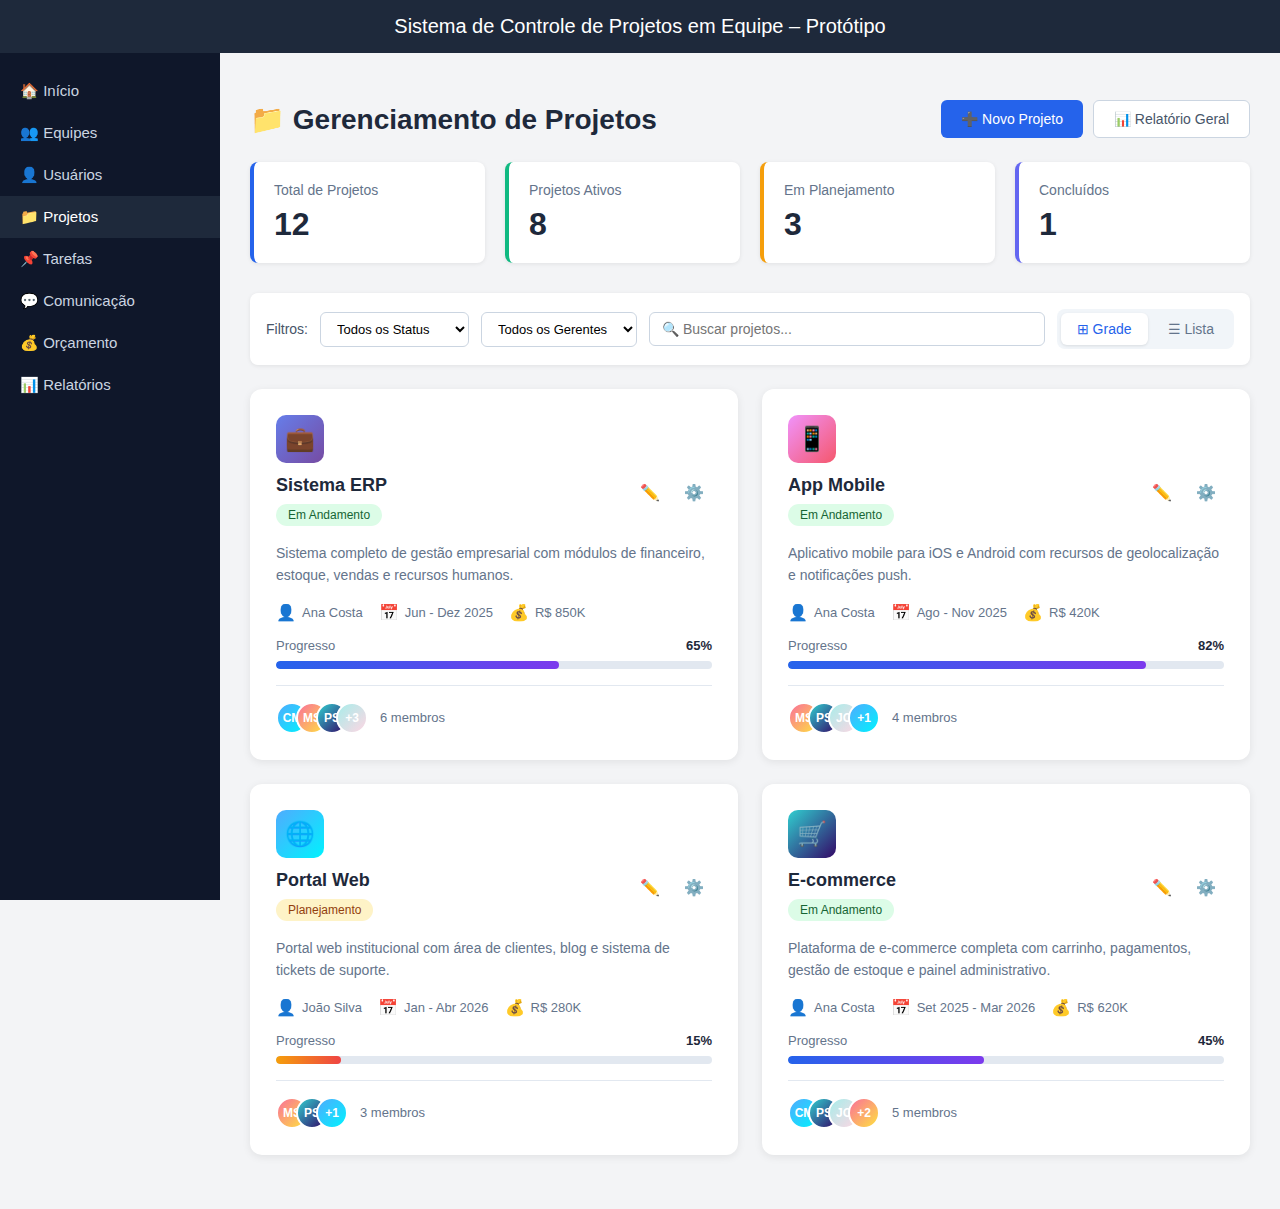
<file: pages/projetos.html>
<!DOCTYPE html>
<html lang="pt-BR">
<head>
    <meta charset="UTF-8">
    <meta name="viewport" content="width=device-width, initial-scale=1.0">
    <title>Projetos - SCPE</title>
    <link rel="stylesheet" href="../global.css">
    <style>
        .page-header {
            display: flex;
            justify-content: space-between;
            align-items: center;
            margin-bottom: 24px;
            flex-wrap: wrap;
            gap: 16px;
        }

        .page-header h1 {
            font-size: 28px;
            color: #1e293b;
            margin: 0;
        }

        .header-actions {
            display: flex;
            gap: 10px;
        }

        .button-primary {
            background: #2563eb;
            color: white;
            padding: 10px 20px;
            border-radius: 6px;
            border: none;
            cursor: pointer;
            font-size: 14px;
            font-weight: 500;
            display: inline-flex;
            align-items: center;
            gap: 8px;
            transition: background 0.2s;
        }

        .button-primary:hover {
            background: #1d4ed8;
        }

        .button-secondary {
            background: white;
            color: #475569;
            padding: 10px 20px;
            border-radius: 6px;
            border: 1px solid #cbd5e1;
            cursor: pointer;
            font-size: 14px;
            font-weight: 500;
            transition: all 0.2s;
        }

        .button-secondary:hover {
            background: #f8fafc;
            border-color: #94a3b8;
        }

        .stats-grid {
            display: grid;
            grid-template-columns: repeat(auto-fit, minmax(220px, 1fr));
            gap: 20px;
            margin-bottom: 30px;
        }

        .stat-card {
            background: white;
            padding: 20px;
            border-radius: 8px;
            box-shadow: 0px 1px 4px rgba(0,0,0,0.08);
            border-left: 4px solid #2563eb;
        }

        .stat-card h3 {
            font-size: 14px;
            color: #64748b;
            margin-bottom: 8px;
            font-weight: 500;
        }

        .stat-card .value {
            font-size: 32px;
            font-weight: 700;
            color: #1e293b;
        }

        .filter-bar {
            background: white;
            padding: 16px;
            border-radius: 8px;
            margin-bottom: 24px;
            display: flex;
            gap: 12px;
            align-items: center;
            flex-wrap: wrap;
            box-shadow: 0px 1px 4px rgba(0,0,0,0.08);
        }

        .filter-label {
            font-size: 14px;
            color: #475569;
            font-weight: 500;
        }

        .filter-select {
            padding: 8px 12px;
            border: 1px solid #cbd5e1;
            border-radius: 6px;
            font-size: 13px;
            background: white;
            cursor: pointer;
        }

        .search-input {
            flex: 1;
            min-width: 200px;
            padding: 8px 12px;
            border: 1px solid #cbd5e1;
            border-radius: 6px;
            font-size: 14px;
        }

        .view-toggle {
            display: flex;
            gap: 4px;
            background: #f1f5f9;
            padding: 4px;
            border-radius: 8px;
            margin-left: auto;
        }

        .view-btn {
            background: transparent;
            border: none;
            padding: 8px 16px;
            border-radius: 6px;
            cursor: pointer;
            font-size: 14px;
            font-weight: 500;
            color: #64748b;
            transition: all 0.2s;
        }

        .view-btn.active {
            background: white;
            color: #2563eb;
            box-shadow: 0 1px 3px rgba(0,0,0,0.1);
        }

        .projects-grid {
            display: grid;
            grid-template-columns: repeat(auto-fill, minmax(360px, 1fr));
            gap: 24px;
            margin-bottom: 24px;
        }

        .project-card {
            background: white;
            border-radius: 12px;
            padding: 24px;
            box-shadow: 0 2px 8px rgba(0,0,0,0.08);
            transition: all 0.3s;
            cursor: pointer;
            border: 2px solid transparent;
        }

        .project-card:hover {
            transform: translateY(-4px);
            box-shadow: 0 8px 20px rgba(0,0,0,0.12);
            border-color: #2563eb;
        }

        .project-header {
            display: flex;
            justify-content: space-between;
            align-items: start;
            margin-bottom: 16px;
        }

        .project-icon {
            width: 48px;
            height: 48px;
            border-radius: 10px;
            background: linear-gradient(135deg, #667eea 0%, #764ba2 100%);
            display: flex;
            align-items: center;
            justify-content: center;
            font-size: 24px;
            margin-bottom: 12px;
        }

        .project-title {
            font-size: 18px;
            font-weight: 600;
            color: #1e293b;
            margin-bottom: 8px;
        }

        .project-description {
            font-size: 14px;
            color: #64748b;
            line-height: 1.6;
            margin-bottom: 16px;
            display: -webkit-box;
            -webkit-line-clamp: 2;
            -webkit-box-orient: vertical;
            overflow: hidden;
        }

        .project-meta {
            display: flex;
            gap: 16px;
            margin-bottom: 16px;
            flex-wrap: wrap;
        }

        .meta-item {
            display: flex;
            align-items: center;
            gap: 6px;
            font-size: 13px;
            color: #64748b;
        }

        .meta-icon {
            font-size: 16px;
        }

        .project-progress {
            margin-bottom: 16px;
        }

        .progress-label {
            display: flex;
            justify-content: space-between;
            margin-bottom: 8px;
            font-size: 13px;
        }

        .progress-label-text {
            color: #64748b;
            font-weight: 500;
        }

        .progress-label-value {
            color: #1e293b;
            font-weight: 600;
        }

        .progress-bar {
            width: 100%;
            height: 8px;
            background: #e2e8f0;
            border-radius: 4px;
            overflow: hidden;
        }

        .progress-fill {
            height: 100%;
            background: linear-gradient(90deg, #2563eb 0%, #7c3aed 100%);
            border-radius: 4px;
            transition: width 0.3s;
        }

        .project-team {
            display: flex;
            align-items: center;
            gap: 12px;
            padding-top: 16px;
            border-top: 1px solid #e2e8f0;
        }

        .team-avatars {
            display: flex;
        }

        .team-avatar {
            width: 32px;
            height: 32px;
            border-radius: 50%;
            background: linear-gradient(135deg, #667eea 0%, #764ba2 100%);
            display: flex;
            align-items: center;
            justify-content: center;
            color: white;
            font-weight: 600;
            font-size: 12px;
            border: 2px solid white;
            margin-left: -12px;
        }

        .team-avatar:first-child {
            margin-left: 0;
        }

        .team-info {
            flex: 1;
            font-size: 13px;
            color: #64748b;
        }

        .badge {
            display: inline-block;
            padding: 4px 12px;
            border-radius: 12px;
            font-size: 12px;
            font-weight: 500;
        }

        .badge-active {
            background: #dcfce7;
            color: #166534;
        }

        .badge-planning {
            background: #fef3c7;
            color: #92400e;
        }

        .badge-paused {
            background: #f3f4f6;
            color: #6b7280;
        }

        .badge-completed {
            background: #dbeafe;
            color: #1e40af;
        }

        .project-actions {
            display: flex;
            gap: 8px;
        }

        .btn-icon {
            background: transparent;
            border: none;
            cursor: pointer;
            padding: 8px;
            border-radius: 6px;
            color: #64748b;
            transition: all 0.2s;
            font-size: 16px;
        }

        .btn-icon:hover {
            background: #f1f5f9;
            color: #2563eb;
        }

        /* List View */
        .projects-list {
            display: none;
        }

        .projects-list.active {
            display: block;
        }

        .projects-list table {
            width: 100%;
            border-collapse: collapse;
            background: white;
            border-radius: 8px;
            overflow: hidden;
        }

        .projects-list thead {
            background: #f8fafc;
        }

        .projects-list th {
            text-align: left;
            padding: 12px 16px;
            font-weight: 600;
            color: #475569;
            font-size: 13px;
            text-transform: uppercase;
            letter-spacing: 0.5px;
        }

        .projects-list td {
            padding: 14px 16px;
            border-top: 1px solid #e2e8f0;
            color: #334155;
        }

        .projects-list tbody tr:hover {
            background: #f8fafc;
        }

        /* Modal */
        .modal {
            display: none;
            position: fixed;
            top: 0;
            left: 0;
            width: 100%;
            height: 100%;
            background: rgba(0, 0, 0, 0.5);
            z-index: 1000;
            align-items: center;
            justify-content: center;
        }

        .modal.active {
            display: flex;
        }

        .modal-content {
            background: white;
            padding: 30px;
            border-radius: 12px;
            max-width: 700px;
            width: 90%;
            max-height: 90vh;
            overflow-y: auto;
        }

        .modal-header {
            display: flex;
            justify-content: space-between;
            align-items: center;
            margin-bottom: 24px;
        }

        .modal-header h2 {
            font-size: 20px;
            color: #1e293b;
            margin: 0;
        }

        .close-modal {
            background: none;
            border: none;
            font-size: 24px;
            cursor: pointer;
            color: #64748b;
            padding: 0;
            width: 32px;
            height: 32px;
        }

        .close-modal:hover {
            color: #1e293b;
        }

        .form-grid {
            display: grid;
            grid-template-columns: 1fr 1fr;
            gap: 20px;
        }

        .form-group {
            display: flex;
            flex-direction: column;
        }

        .form-group.full-width {
            grid-column: 1 / -1;
        }

        .form-group label {
            font-size: 14px;
            font-weight: 500;
            color: #475569;
            margin-bottom: 6px;
        }

        .form-group input,
        .form-group select,
        .form-group textarea {
            padding: 10px 12px;
            border: 1px solid #cbd5e1;
            border-radius: 6px;
            font-size: 14px;
            font-family: Arial, sans-serif;
        }

        .form-group input:focus,
        .form-group select:focus,
        .form-group textarea:focus {
            outline: none;
            border-color: #2563eb;
        }

        .modal-footer {
            display: flex;
            justify-content: flex-end;
            gap: 10px;
            margin-top: 24px;
            padding-top: 24px;
            border-top: 1px solid #e2e8f0;
        }
    </style>
</head>
<body>
    <div class="header">
        <span class="header-title">
            Sistema de Controle de Projetos em Equipe – Protótipo
        </span>
    </div>

    <div class="sidebar">
        <a href="../index.html">🏠 Início</a>
        <a href="equipes.html">👥 Equipes</a>
        <a href="usuarios.html">👤 Usuários</a>
        <a href="projetos.html" style="background: #1e293b; color: #fff;">📁 Projetos</a>
        <a href="tarefas.html">📌 Tarefas</a>
        <a href="comunicacao.html">💬 Comunicação</a>
        <a href="orcamento.html">💰 Orçamento</a>
        <a href="relatorios.html">📊 Relatórios</a>
    </div>

    <div class="content">
        <div class="page-header">
            <h1>📁 Gerenciamento de Projetos</h1>
            <div class="header-actions">
                <button class="button-primary" onclick="openModal('modalNovoProjeto')">
                    ➕ Novo Projeto
                </button>
                <button class="button-secondary">
                    📊 Relatório Geral
                </button>
            </div>
        </div>

        <!-- Estatísticas -->
        <div class="stats-grid">
            <div class="stat-card">
                <h3>Total de Projetos</h3>
                <div class="value">12</div>
            </div>
            <div class="stat-card" style="border-left-color: #10b981;">
                <h3>Projetos Ativos</h3>
                <div class="value">8</div>
            </div>
            <div class="stat-card" style="border-left-color: #f59e0b;">
                <h3>Em Planejamento</h3>
                <div class="value">3</div>
            </div>
            <div class="stat-card" style="border-left-color: #6366f1;">
                <h3>Concluídos</h3>
                <div class="value">1</div>
            </div>
        </div>

        <!-- Filtros -->
        <div class="filter-bar">
            <span class="filter-label">Filtros:</span>
            <select class="filter-select">
                <option value="">Todos os Status</option>
                <option value="active">Ativos</option>
                <option value="planning">Em Planejamento</option>
                <option value="paused">Pausados</option>
                <option value="completed">Concluídos</option>
            </select>
            <select class="filter-select">
                <option value="">Todos os Gerentes</option>
                <option value="1">Ana Costa</option>
                <option value="2">João Silva</option>
            </select>
            <input type="text" class="search-input" placeholder="🔍 Buscar projetos...">
            <div class="view-toggle">
                <button class="view-btn active" onclick="switchView('grid')">⊞ Grade</button>
                <button class="view-btn" onclick="switchView('list')">☰ Lista</button>
            </div>
        </div>

        <!-- Grid View -->
        <div id="grid-view" class="projects-grid">
            <div class="project-card" onclick="openModal('modalDetalheProjeto')">
                <div class="project-icon" style="background: linear-gradient(135deg, #667eea 0%, #764ba2 100%);">
                    💼
                </div>
                <div class="project-header">
                    <div style="flex: 1;">
                        <div class="project-title">Sistema ERP</div>
                        <span class="badge badge-active">Em Andamento</span>
                    </div>
                    <div class="project-actions">
                        <button class="btn-icon" title="Editar">✏️</button>
                        <button class="btn-icon" title="Configurações">⚙️</button>
                    </div>
                </div>
                <div class="project-description">
                    Sistema completo de gestão empresarial com módulos de financeiro, estoque, vendas e recursos humanos.
                </div>
                <div class="project-meta">
                    <div class="meta-item">
                        <span class="meta-icon">👤</span>
                        <span>Ana Costa</span>
                    </div>
                    <div class="meta-item">
                        <span class="meta-icon">📅</span>
                        <span>Jun - Dez 2025</span>
                    </div>
                    <div class="meta-item">
                        <span class="meta-icon">💰</span>
                        <span>R$ 850K</span>
                    </div>
                </div>
                <div class="project-progress">
                    <div class="progress-label">
                        <span class="progress-label-text">Progresso</span>
                        <span class="progress-label-value">65%</span>
                    </div>
                    <div class="progress-bar">
                        <div class="progress-fill" style="width: 65%;"></div>
                    </div>
                </div>
                <div class="project-team">
                    <div class="team-avatars">
                        <div class="team-avatar" style="background: linear-gradient(135deg, #4facfe 0%, #00f2fe 100%);">CM</div>
                        <div class="team-avatar" style="background: linear-gradient(135deg, #fa709a 0%, #fee140 100%);">MS</div>
                        <div class="team-avatar" style="background: linear-gradient(135deg, #30cfd0 0%, #330867 100%);">PS</div>
                        <div class="team-avatar" style="background: linear-gradient(135deg, #a8edea 0%, #fed6e3 100%);">+3</div>
                    </div>
                    <div class="team-info">6 membros</div>
                </div>
            </div>

            <div class="project-card">
                <div class="project-icon" style="background: linear-gradient(135deg, #f093fb 0%, #f5576c 100%);">
                    📱
                </div>
                <div class="project-header">
                    <div style="flex: 1;">
                        <div class="project-title">App Mobile</div>
                        <span class="badge badge-active">Em Andamento</span>
                    </div>
                    <div class="project-actions">
                        <button class="btn-icon" title="Editar">✏️</button>
                        <button class="btn-icon" title="Configurações">⚙️</button>
                    </div>
                </div>
                <div class="project-description">
                    Aplicativo mobile para iOS e Android com recursos de geolocalização e notificações push.
                </div>
                <div class="project-meta">
                    <div class="meta-item">
                        <span class="meta-icon">👤</span>
                        <span>Ana Costa</span>
                    </div>
                    <div class="meta-item">
                        <span class="meta-icon">📅</span>
                        <span>Ago - Nov 2025</span>
                    </div>
                    <div class="meta-item">
                        <span class="meta-icon">💰</span>
                        <span>R$ 420K</span>
                    </div>
                </div>
                <div class="project-progress">
                    <div class="progress-label">
                        <span class="progress-label-text">Progresso</span>
                        <span class="progress-label-value">82%</span>
                    </div>
                    <div class="progress-bar">
                        <div class="progress-fill" style="width: 82%;"></div>
                    </div>
                </div>
                <div class="project-team">
                    <div class="team-avatars">
                        <div class="team-avatar" style="background: linear-gradient(135deg, #fa709a 0%, #fee140 100%);">MS</div>
                        <div class="team-avatar" style="background: linear-gradient(135deg, #30cfd0 0%, #330867 100%);">PS</div>
                        <div class="team-avatar" style="background: linear-gradient(135deg, #a8edea 0%, #fed6e3 100%);">JO</div>
                        <div class="team-avatar" style="background: linear-gradient(135deg, #4facfe 0%, #00f2fe 100%);">+1</div>
                    </div>
                    <div class="team-info">4 membros</div>
                </div>
            </div>

            <div class="project-card">
                <div class="project-icon" style="background: linear-gradient(135deg, #4facfe 0%, #00f2fe 100%);">
                    🌐
                </div>
                <div class="project-header">
                    <div style="flex: 1;">
                        <div class="project-title">Portal Web</div>
                        <span class="badge badge-planning">Planejamento</span>
                    </div>
                    <div class="project-actions">
                        <button class="btn-icon" title="Editar">✏️</button>
                        <button class="btn-icon" title="Configurações">⚙️</button>
                    </div>
                </div>
                <div class="project-description">
                    Portal web institucional com área de clientes, blog e sistema de tickets de suporte.
                </div>
                <div class="project-meta">
                    <div class="meta-item">
                        <span class="meta-icon">👤</span>
                        <span>João Silva</span>
                    </div>
                    <div class="meta-item">
                        <span class="meta-icon">📅</span>
                        <span>Jan - Abr 2026</span>
                    </div>
                    <div class="meta-item">
                        <span class="meta-icon">💰</span>
                        <span>R$ 280K</span>
                    </div>
                </div>
                <div class="project-progress">
                    <div class="progress-label">
                        <span class="progress-label-text">Progresso</span>
                        <span class="progress-label-value">15%</span>
                    </div>
                    <div class="progress-bar">
                        <div class="progress-fill" style="width: 15%; background: linear-gradient(90deg, #f59e0b 0%, #ef4444 100%);"></div>
                    </div>
                </div>
                <div class="project-team">
                    <div class="team-avatars">
                        <div class="team-avatar" style="background: linear-gradient(135deg, #fa709a 0%, #fee140 100%);">MS</div>
                        <div class="team-avatar" style="background: linear-gradient(135deg, #30cfd0 0%, #330867 100%);">PS</div>
                        <div class="team-avatar" style="background: linear-gradient(135deg, #4facfe 0%, #00f2fe 100%);">+1</div>
                    </div>
                    <div class="team-info">3 membros</div>
                </div>
            </div>

            <div class="project-card">
                <div class="project-icon" style="background: linear-gradient(135deg, #30cfd0 0%, #330867 100%);">
                    🛒
                </div>
                <div class="project-header">
                    <div style="flex: 1;">
                        <div class="project-title">E-commerce</div>
                        <span class="badge badge-active">Em Andamento</span>
                    </div>
                    <div class="project-actions">
                        <button class="btn-icon" title="Editar">✏️</button>
                        <button class="btn-icon" title="Configurações">⚙️</button>
                    </div>
                </div>
                <div class="project-description">
                    Plataforma de e-commerce completa com carrinho, pagamentos, gestão de estoque e painel administrativo.
                </div>
                <div class="project-meta">
                    <div class="meta-item">
                        <span class="meta-icon">👤</span>
                        <span>Ana Costa</span>
                    </div>
                    <div class="meta-item">
                        <span class="meta-icon">📅</span>
                        <span>Set 2025 - Mar 2026</span>
                    </div>
                    <div class="meta-item">
                        <span class="meta-icon">💰</span>
                        <span>R$ 620K</span>
                    </div>
                </div>
                <div class="project-progress">
                    <div class="progress-label">
                        <span class="progress-label-text">Progresso</span>
                        <span class="progress-label-value">45%</span>
                    </div>
                    <div class="progress-bar">
                        <div class="progress-fill" style="width: 45%;"></div>
                    </div>
                </div>
                <div class="project-team">
                    <div class="team-avatars">
                        <div class="team-avatar" style="background: linear-gradient(135deg, #4facfe 0%, #00f2fe 100%);">CM</div>
                        <div class="team-avatar" style="background: linear-gradient(135deg, #30cfd0 0%, #330867 100%);">PS</div>
                        <div class="team-avatar" style="background: linear-gradient(135deg, #a8edea 0%, #fed6e3 100%);">JO</div>
                        <div class="team-avatar" style="background: linear-gradient(135deg, #fa709a 0%, #fee140 100%);">+2</div>
                    </div>
                    <div class="team-info">5 membros</div>
                </div>
            </div>
        </div>

        <!-- List View -->
        <div id="list-view" class="projects-list">
            <div class="card">
                <table>
                    <thead>
                        <tr>
                            <th>Projeto</th>
                            <th>Gerente</th>
                            <th>Status</th>
                            <th>Progresso</th>
                            <th>Equipe</th>
                            <th>Orçamento</th>
                            <th>Ações</th>
                        </tr>
                    </thead>
                    <tbody>
                        <tr>
                            <td><strong>Sistema ERP</strong></td>
                            <td>Ana Costa</td>
                            <td><span class="badge badge-active">Em Andamento</span></td>
                            <td>65%</td>
                            <td>6 membros</td>
                            <td>R$ 850.000</td>
                            <td>
                                <button class="btn-icon" title="Ver Detalhes">👁️</button>
                                <button class="btn-icon" title="Editar">✏️</button>
                            </td>
                        </tr>
                        <tr>
                            <td><strong>App Mobile</strong></td>
                            <td>Ana Costa</td>
                            <td><span class="badge badge-active">Em Andamento</span></td>
                            <td>82%</td>
                            <td>4 membros</td>
                            <td>R$ 420.000</td>
                            <td>
                                <button class="btn-icon" title="Ver Detalhes">👁️</button>
                                <button class="btn-icon" title="Editar">✏️</button>
                            </td>
                        </tr>
                        <tr>
                            <td><strong>Portal Web</strong></td>
                            <td>João Silva</td>
                            <td><span class="badge badge-planning">Planejamento</span></td>
                            <td>15%</td>
                            <td>3 membros</td>
                            <td>R$ 280.000</td>
                            <td>
                                <button class="btn-icon" title="Ver Detalhes">👁️</button>
                                <button class="btn-icon" title="Editar">✏️</button>
                            </td>
                        </tr>
                        <tr>
                            <td><strong>E-commerce</strong></td>
                            <td>Ana Costa</td>
                            <td><span class="badge badge-active">Em Andamento</span></td>
                            <td>45%</td>
                            <td>5 membros</td>
                            <td>R$ 620.000</td>
                            <td>
                                <button class="btn-icon" title="Ver Detalhes">👁️</button>
                                <button class="btn-icon" title="Editar">✏️</button>
                            </td>
                        </tr>
                    </tbody>
                </table>
            </div>
        </div>
    </div>

    <!-- Modal: Novo Projeto -->
    <div id="modalNovoProjeto" class="modal">
        <div class="modal-content">
            <div class="modal-header">
                <h2>Criar Novo Projeto</h2>
                <button class="close-modal" onclick="closeModal('modalNovoProjeto')">×</button>
            </div>
            
            <form>
                <div class="form-grid">
                    <div class="form-group full-width">
                        <label>Nome do Projeto *</label>
                        <input type="text" placeholder="Digite o nome do projeto" required>
                    </div>
                    <div class="form-group full-width">
                        <label>Descrição</label>
                        <textarea rows="3" placeholder="Descreva o projeto..."></textarea>
                    </div>
                    <div class="form-group">
                        <label>Gerente do Projeto *</label>
                        <select required>
                            <option value="">Selecione o gerente</option>
                            <option value="1">Ana Costa</option>
                            <option value="2">João Silva</option>
                        </select>
                    </div>
                    <div class="form-group">
                        <label>Status Inicial</label>
                        <select>
                            <option value="planning">Em Planejamento</option>
                            <option value="active">Em Andamento</option>
                        </select>
                    </div>
                    <div class="form-group">
                        <label>Data de Início *</label>
                        <input type="date" required>
                    </div>
                    <div class="form-group">
                        <label>Previsão de Término *</label>
                        <input type="date" required>
                    </div>
                    <div class="form-group">
                        <label>Orçamento Estimado (R$)</label>
                        <input type="number" placeholder="0,00" step="0.01">
                    </div>
                    <div class="form-group">
                        <label>Prioridade</label>
                        <select>
                            <option value="low">Baixa</option>
                            <option value="medium">Média</option>
                            <option value="high">Alta</option>
                        </select>
                    </div>
                    <div class="form-group full-width">
                        <label>Adicionar Membros à Equipe</label>
                        <select multiple style="height: 120px;">
                            <option value="1">Carlos Mendes - Desenvolvedor Sênior</option>
                            <option value="2">Mariana Souza - Designer UX/UI</option>
                            <option value="3">Pedro Santos - Desenvolvedor Junior</option>
                            <option value="4">Julia Oliveira - Analista de Testes</option>
                        </select>
                        <small style="color: #64748b; font-size: 12px; margin-top: 4px;">Segure Ctrl/Cmd para selecionar múltiplos membros</small>
                    </div>
                </div>
                
                <div class="modal-footer">
                    <button type="button" class="button-secondary" onclick="closeModal('modalNovoProjeto')">
                        Cancelar
                    </button>
                    <button type="submit" class="button-primary">
                        💾 Criar Projeto
                    </button>
                </div>
            </form>
        </div>
    </div>

    <!-- Modal: Detalhe do Projeto -->
    <div id="modalDetalheProjeto" class="modal">
        <div class="modal-content" style="max-width: 800px;">
            <div class="modal-header">
                <h2>Sistema ERP</h2>
                <button class="close-modal" onclick="closeModal('modalDetalheProjeto')">×</button>
            </div>
            
            <div style="margin-bottom: 24px;">
                <span class="badge badge-active" style="font-size: 13px;">Em Andamento</span>
                <span class="badge" style="background: #f1f5f9; color: #475569; margin-left: 8px;">Alta Prioridade</span>
            </div>

            <div style="margin-bottom: 24px;">
                <h3 style="font-size: 16px; color: #1e293b; margin-bottom: 12px;">Descrição</h3>
                <p style="color: #64748b; line-height: 1.7;">
                    Sistema completo de gestão empresarial com módulos de financeiro, estoque, vendas e recursos humanos. 
                    Integração com sistemas de pagamento, emissão de notas fiscais e relatórios gerenciais.
                </p>
            </div>

            <div style="display: grid; grid-template-columns: 1fr 1fr; gap: 24px; margin-bottom: 24px;">
                <div>
                    <h3 style="font-size: 16px; color: #1e293b; margin-bottom: 12px;">Informações</h3>
                    <div style="display: flex; flex-direction: column; gap: 12px;">
                        <div style="display: flex; justify-content: space-between;">
                            <span style="color: #64748b;">Gerente:</span>
                            <strong style="color: #1e293b;">Ana Costa</strong>
                        </div>
                        <div style="display: flex; justify-content: space-between;">
                            <span style="color: #64748b;">Início:</span>
                            <strong style="color: #1e293b;">01 Jun 2025</strong>
                        </div>
                        <div style="display: flex; justify-content: space-between;">
                            <span style="color: #64748b;">Término:</span>
                            <strong style="color: #1e293b;">31 Dez 2025</strong>
                        </div>
                        <div style="display: flex; justify-content: space-between;">
                            <span style="color: #64748b;">Duração:</span>
                            <strong style="color: #1e293b;">7 meses</strong>
                        </div>
                    </div>
                </div>

                <div>
                    <h3 style="font-size: 16px; color: #1e293b; margin-bottom: 12px;">Orçamento</h3>
                    <div style="display: flex; flex-direction: column; gap: 12px;">
                        <div style="display: flex; justify-content: space-between;">
                            <span style="color: #64748b;">Total:</span>
                            <strong style="color: #1e293b;">R$ 850.000</strong>
                        </div>
                        <div style="display: flex; justify-content: space-between;">
                            <span style="color: #64748b;">Gasto Atual:</span>
                            <strong style="color: #1e293b;">R$ 552.500</strong>
                        </div>
                        <div style="display: flex; justify-content: space-between;">
                            <span style="color: #64748b;">Disponível:</span>
                            <strong style="color: #10b981;">R$ 297.500</strong>
                        </div>
                        <div style="display: flex; justify-content: space-between;">
                            <span style="color: #64748b;">% Utilizado:</span>
                            <strong style="color: #1e293b;">65%</strong>
                        </div>
                    </div>
                </div>
            </div>

            <div style="margin-bottom: 24px;">
                <h3 style="font-size: 16px; color: #1e293b; margin-bottom: 12px;">Progresso Geral</h3>
                <div class="progress-bar" style="height: 12px;">
                    <div class="progress-fill" style="width: 65%;"></div>
                </div>
                <div style="display: flex; justify-content: space-between; margin-top: 8px; font-size: 13px; color: #64748b;">
                    <span>65% Concluído</span>
                    <span>156 tarefas finalizadas de 240</span>
                </div>
            </div>

            <div>
                <h3 style="font-size: 16px; color: #1e293b; margin-bottom: 12px;">Equipe do Projeto (6 membros)</h3>
                <div style="display: grid; grid-template-columns: 1fr 1fr; gap: 12px;">
                    <div style="display: flex; align-items: center; gap: 12px; padding: 12px; background: #f8fafc; border-radius: 8px;">
                        <div class="team-avatar" style="width: 40px; height: 40px; background: linear-gradient(135deg, #4facfe 0%, #00f2fe 100%);">CM</div>
                        <div>
                            <div style="font-weight: 600; color: #1e293b; font-size: 14px;">Carlos Mendes</div>
                            <div style="font-size: 12px; color: #64748b;">Dev Sênior</div>
                        </div>
                    </div>
                    <div style="display: flex; align-items: center; gap: 12px; padding: 12px; background: #f8fafc; border-radius: 8px;">
                        <div class="team-avatar" style="width: 40px; height: 40px; background: linear-gradient(135deg, #fa709a 0%, #fee140 100%);">MS</div>
                        <div>
                            <div style="font-weight: 600; color: #1e293b; font-size: 14px;">Mariana Souza</div>
                            <div style="font-size: 12px; color: #64748b;">Designer UX/UI</div>
                        </div>
                    </div>
                    <div style="display: flex; align-items: center; gap: 12px; padding: 12px; background: #f8fafc; border-radius: 8px;">
                        <div class="team-avatar" style="width: 40px; height: 40px; background: linear-gradient(135deg, #30cfd0 0%, #330867 100%);">PS</div>
                        <div>
                            <div style="font-weight: 600; color: #1e293b; font-size: 14px;">Pedro Santos</div>
                            <div style="font-size: 12px; color: #64748b;">Dev Junior</div>
                        </div>
                    </div>
                    <div style="display: flex; align-items: center; gap: 12px; padding: 12px; background: #f8fafc; border-radius: 8px;">
                        <div class="team-avatar" style="width: 40px; height: 40px; background: linear-gradient(135deg, #a8edea 0%, #fed6e3 100%);">JO</div>
                        <div>
                            <div style="font-weight: 600; color: #1e293b; font-size: 14px;">Julia Oliveira</div>
                            <div style="font-size: 12px; color: #64748b;">QA Analyst</div>
                        </div>
                    </div>
                </div>
            </div>
            
            <div class="modal-footer">
                <button type="button" class="button-secondary" onclick="closeModal('modalDetalheProjeto')">
                    Fechar
                </button>
                <button type="button" class="button-primary">
                    ✏️ Editar Projeto
                </button>
            </div>
        </div>
    </div>

    <script>
        function switchView(view) {
            const gridView = document.getElementById('grid-view');
            const listView = document.getElementById('list-view');
            const buttons = document.querySelectorAll('.view-btn');

            buttons.forEach(btn => btn.classList.remove('active'));

            if (view === 'grid') {
                gridView.style.display = 'grid';
                listView.classList.remove('active');
                buttons[0].classList.add('active');
            } else {
                gridView.style.display = 'none';
                listView.classList.add('active');
                buttons[1].classList.add('active');
            }
        }

        function openModal(modalId) {
            document.getElementById(modalId).classList.add('active');
        }

        function closeModal(modalId) {
            document.getElementById(modalId).classList.remove('active');
        }

        window.onclick = function(event) {
            if (event.target.classList.contains('modal')) {
                event.target.classList.remove('active');
            }
        }
    </script>
</body>
</html>
</file>
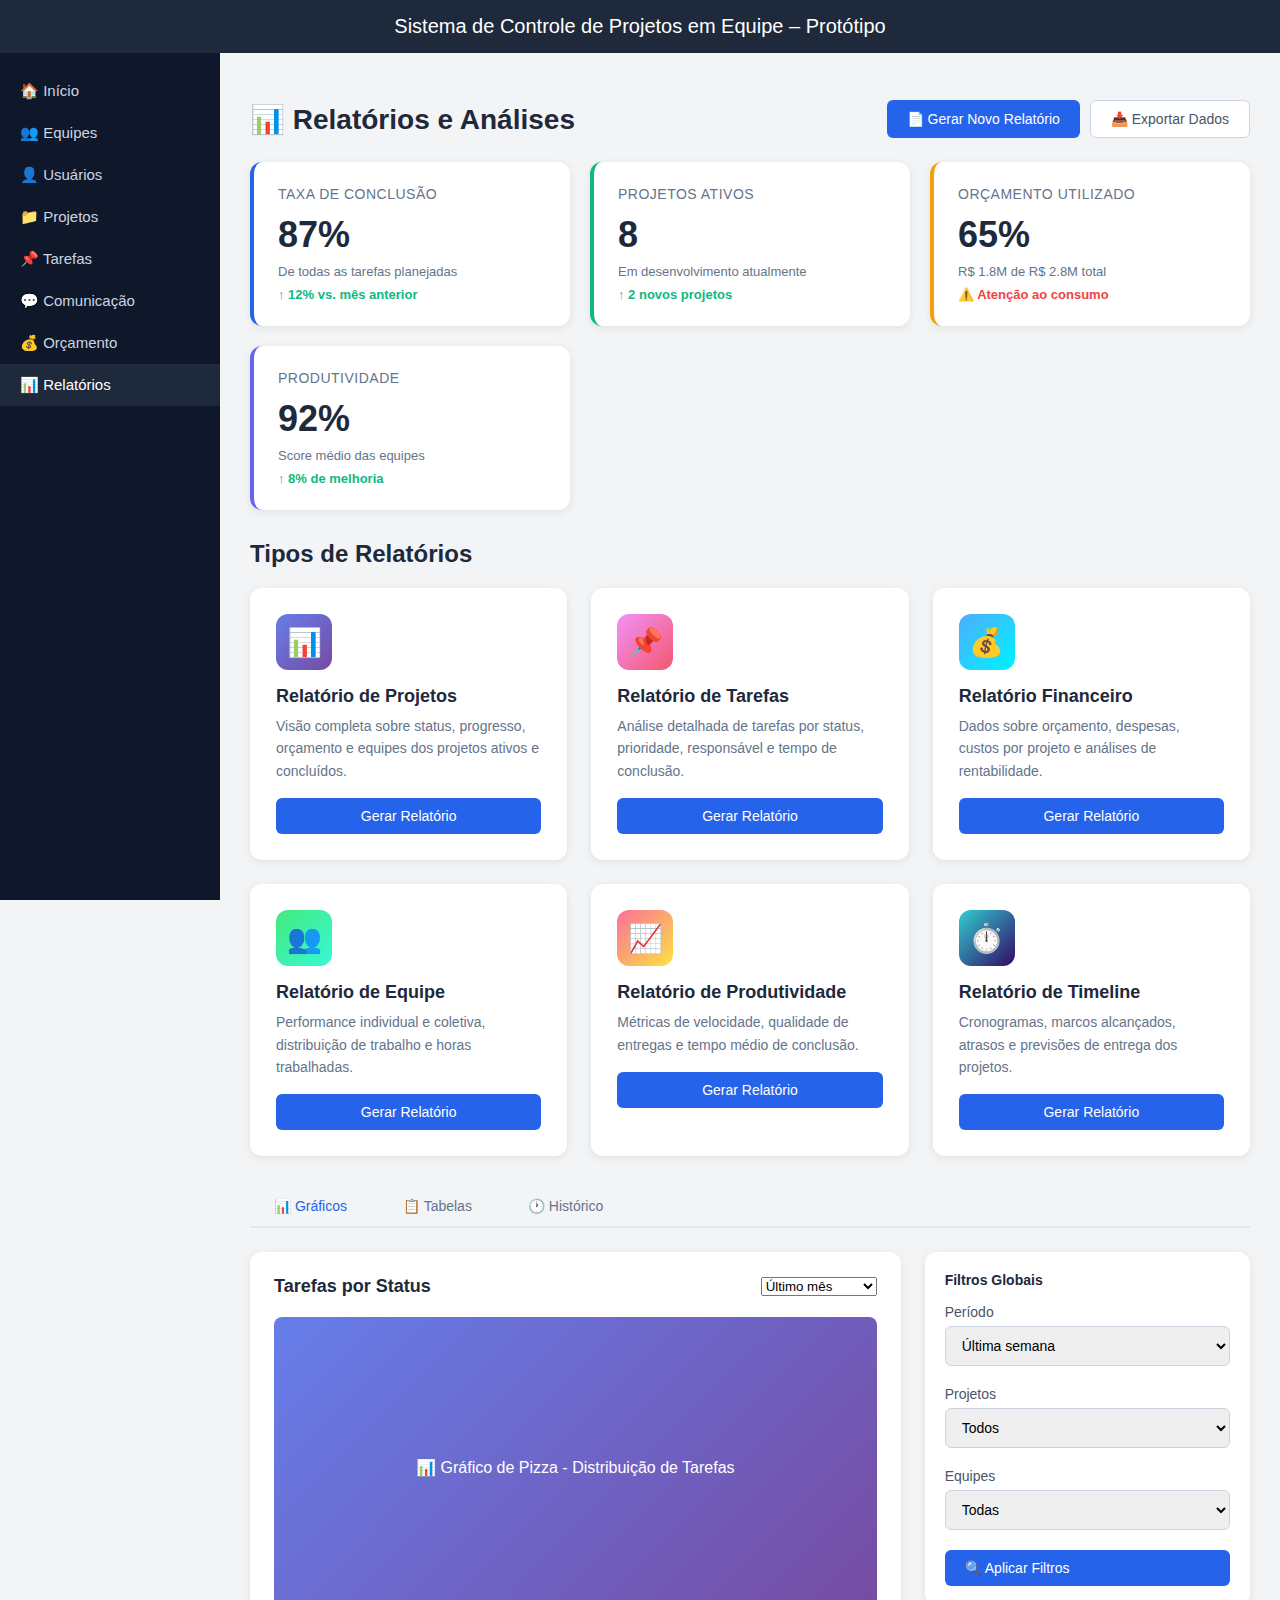
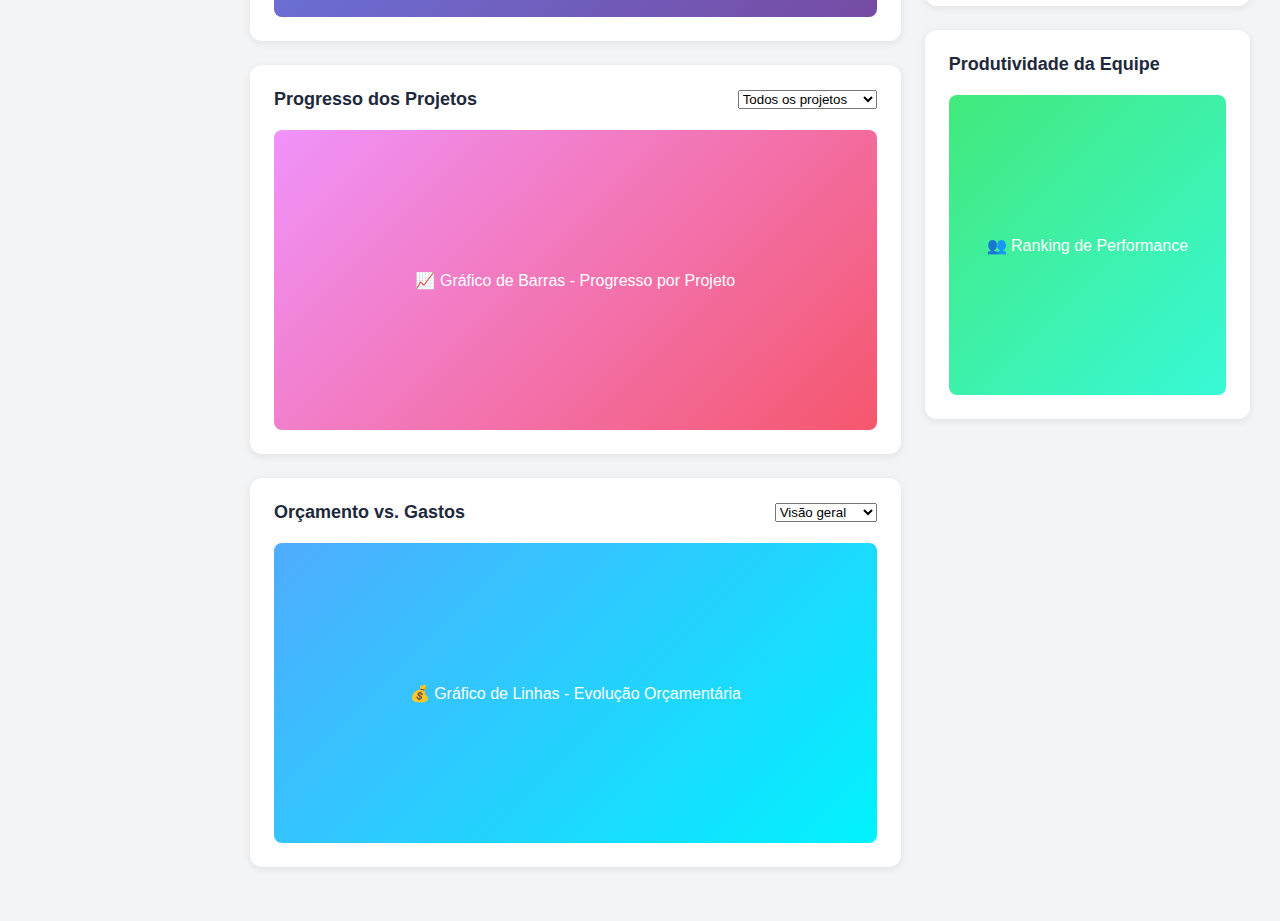
<file: pages/relatorios.html>
<!DOCTYPE html>
<html lang="pt-BR">
<head>
    <meta charset="UTF-8">
    <meta name="viewport" content="width=device-width, initial-scale=1.0">
    <title>Relatórios - SCPE</title>
    <link rel="stylesheet" href="../global.css">
    <style>
        .page-header {
            display: flex;
            justify-content: space-between;
            align-items: center;
            margin-bottom: 24px;
            flex-wrap: wrap;
            gap: 16px;
        }

        .page-header h1 {
            font-size: 28px;
            color: #1e293b;
            margin: 0;
        }

        .header-actions {
            display: flex;
            gap: 10px;
        }

        .button-primary {
            background: #2563eb;
            color: white;
            padding: 10px 20px;
            border-radius: 6px;
            border: none;
            cursor: pointer;
            font-size: 14px;
            font-weight: 500;
            display: inline-flex;
            align-items: center;
            gap: 8px;
            transition: background 0.2s;
        }

        .button-primary:hover {
            background: #1d4ed8;
        }

        .button-secondary {
            background: white;
            color: #475569;
            padding: 10px 20px;
            border-radius: 6px;
            border: 1px solid #cbd5e1;
            cursor: pointer;
            font-size: 14px;
            font-weight: 500;
            transition: all 0.2s;
        }

        .button-secondary:hover {
            background: #f8fafc;
            border-color: #94a3b8;
        }

        .dashboard-grid {
            display: grid;
            grid-template-columns: repeat(auto-fit, minmax(280px, 1fr));
            gap: 20px;
            margin-bottom: 30px;
        }

        .stat-card {
            background: white;
            padding: 24px;
            border-radius: 12px;
            box-shadow: 0 2px 8px rgba(0,0,0,0.08);
            border-left: 4px solid #2563eb;
            transition: all 0.3s;
        }

        .stat-card:hover {
            transform: translateY(-4px);
            box-shadow: 0 8px 20px rgba(0,0,0,0.12);
        }

        .stat-card h3 {
            font-size: 14px;
            color: #64748b;
            margin-bottom: 12px;
            font-weight: 500;
            text-transform: uppercase;
            letter-spacing: 0.5px;
        }

        .stat-value {
            font-size: 36px;
            font-weight: 700;
            color: #1e293b;
            margin-bottom: 8px;
        }

        .stat-description {
            font-size: 13px;
            color: #64748b;
        }

        .stat-trend {
            font-size: 13px;
            font-weight: 600;
            margin-top: 8px;
        }

        .trend-up {
            color: #10b981;
        }

        .trend-down {
            color: #ef4444;
        }

        .report-types-grid {
            display: grid;
            grid-template-columns: repeat(auto-fit, minmax(300px, 1fr));
            gap: 24px;
            margin-bottom: 30px;
        }

        .report-card {
            background: white;
            border-radius: 12px;
            padding: 24px;
            box-shadow: 0 2px 8px rgba(0,0,0,0.08);
            transition: all 0.3s;
            cursor: pointer;
            border: 2px solid transparent;
        }

        .report-card:hover {
            transform: translateY(-4px);
            box-shadow: 0 8px 20px rgba(0,0,0,0.12);
            border-color: #2563eb;
        }

        .report-icon {
            width: 56px;
            height: 56px;
            border-radius: 12px;
            display: flex;
            align-items: center;
            justify-content: center;
            font-size: 28px;
            margin-bottom: 16px;
        }

        .report-card h3 {
            font-size: 18px;
            color: #1e293b;
            margin-bottom: 8px;
            font-weight: 600;
        }

        .report-card p {
            font-size: 14px;
            color: #64748b;
            line-height: 1.6;
            margin-bottom: 16px;
        }

        .report-card .button-primary {
            width: 100%;
            justify-content: center;
        }

        .tabs {
            display: flex;
            gap: 8px;
            margin-bottom: 24px;
            border-bottom: 2px solid #e2e8f0;
            overflow-x: auto;
        }

        .tab {
            background: transparent;
            border: none;
            padding: 12px 24px;
            cursor: pointer;
            font-size: 14px;
            font-weight: 500;
            color: #64748b;
            border-bottom: 2px solid transparent;
            margin-bottom: -2px;
            transition: all 0.2s;
            white-space: nowrap;
        }

        .tab:hover {
            color: #2563eb;
        }

        .tab.active {
            color: #2563eb;
            border-bottom-color: #2563eb;
        }

        .tab-content {
            display: none;
        }

        .tab-content.active {
            display: block;
        }

        .chart-container {
            background: white;
            border-radius: 12px;
            padding: 24px;
            box-shadow: 0 2px 8px rgba(0,0,0,0.08);
            margin-bottom: 24px;
        }

        .chart-header {
            display: flex;
            justify-content: space-between;
            align-items: center;
            margin-bottom: 20px;
        }

        .chart-header h3 {
            font-size: 18px;
            color: #1e293b;
            margin: 0;
            font-weight: 600;
        }

        .chart-placeholder {
            width: 100%;
            height: 300px;
            background: linear-gradient(135deg, #667eea 0%, #764ba2 100%);
            border-radius: 8px;
            display: flex;
            align-items: center;
            justify-content: center;
            color: white;
            font-size: 16px;
            font-weight: 500;
        }

        .chart-placeholder-alt {
            background: linear-gradient(135deg, #f093fb 0%, #f5576c 100%);
        }

        .chart-placeholder-alt2 {
            background: linear-gradient(135deg, #4facfe 0%, #00f2fe 100%);
        }

        .chart-placeholder-alt3 {
            background: linear-gradient(135deg, #43e97b 0%, #38f9d7 100%);
        }

        .recent-reports {
            background: white;
            border-radius: 12px;
            padding: 24px;
            box-shadow: 0 2px 8px rgba(0,0,0,0.08);
        }

        .recent-reports h3 {
            font-size: 18px;
            color: #1e293b;
            margin-bottom: 20px;
            font-weight: 600;
        }

        .report-item {
            display: flex;
            align-items: center;
            padding: 16px;
            border-radius: 8px;
            margin-bottom: 12px;
            transition: background 0.2s;
        }

        .report-item:hover {
            background: #f8fafc;
        }

        .report-item-icon {
            width: 40px;
            height: 40px;
            border-radius: 8px;
            display: flex;
            align-items: center;
            justify-content: center;
            font-size: 20px;
            margin-right: 16px;
        }

        .report-item-content {
            flex: 1;
        }

        .report-item-title {
            font-size: 14px;
            font-weight: 600;
            color: #1e293b;
            margin-bottom: 4px;
        }

        .report-item-meta {
            font-size: 12px;
            color: #64748b;
        }

        .report-item-actions {
            display: flex;
            gap: 8px;
        }

        .btn-icon {
            background: transparent;
            border: none;
            cursor: pointer;
            padding: 8px;
            border-radius: 6px;
            color: #64748b;
            transition: all 0.2s;
            font-size: 16px;
        }

        .btn-icon:hover {
            background: #f1f5f9;
            color: #2563eb;
        }

        .modal {
            display: none;
            position: fixed;
            top: 0;
            left: 0;
            width: 100%;
            height: 100%;
            background: rgba(0, 0, 0, 0.5);
            z-index: 1000;
            align-items: center;
            justify-content: center;
        }

        .modal.active {
            display: flex;
        }

        .modal-content {
            background: white;
            padding: 30px;
            border-radius: 12px;
            max-width: 600px;
            width: 90%;
            max-height: 90vh;
            overflow-y: auto;
        }

        .modal-header {
            display: flex;
            justify-content: space-between;
            align-items: center;
            margin-bottom: 24px;
        }

        .modal-header h2 {
            font-size: 20px;
            color: #1e293b;
            margin: 0;
        }

        .close-modal {
            background: none;
            border: none;
            font-size: 24px;
            cursor: pointer;
            color: #64748b;
            padding: 0;
            width: 32px;
            height: 32px;
        }

        .close-modal:hover {
            color: #1e293b;
        }

        .form-group {
            margin-bottom: 20px;
        }

        .form-group label {
            display: block;
            font-size: 14px;
            font-weight: 500;
            color: #475569;
            margin-bottom: 6px;
        }

        .form-group select,
        .form-group input {
            width: 100%;
            padding: 10px 12px;
            border: 1px solid #cbd5e1;
            border-radius: 6px;
            font-size: 14px;
        }

        .form-group select:focus,
        .form-group input:focus {
            outline: none;
            border-color: #2563eb;
        }

        .checkbox-group {
            display: flex;
            flex-direction: column;
            gap: 12px;
            margin-top: 8px;
        }

        .checkbox-item {
            display: flex;
            align-items: center;
            gap: 8px;
        }

        .checkbox-item input[type="checkbox"] {
            width: auto;
        }

        .checkbox-item label {
            margin: 0;
            font-weight: 400;
        }

        .modal-footer {
            display: flex;
            justify-content: flex-end;
            gap: 10px;
            margin-top: 24px;
            padding-top: 24px;
            border-top: 1px solid #e2e8f0;
        }

        .two-columns {
            display: grid;
            grid-template-columns: 2fr 1fr;
            gap: 24px;
        }

        @media (max-width: 968px) {
            .two-columns {
                grid-template-columns: 1fr;
            }
        }

        .filter-section {
            background: white;
            border-radius: 12px;
            padding: 20px;
            box-shadow: 0 2px 8px rgba(0,0,0,0.08);
            margin-bottom: 24px;
        }

        .filter-section h4 {
            font-size: 14px;
            color: #1e293b;
            margin-bottom: 16px;
            font-weight: 600;
        }
    </style>
</head>
<body>
    <div class="header">
        <span class="header-title">
            Sistema de Controle de Projetos em Equipe – Protótipo
        </span>
    </div>

    <div class="sidebar">
        <a href="../index.html">🏠 Início</a>
        <a href="equipes.html">👥 Equipes</a>
        <a href="usuarios.html">👤 Usuários</a>
        <a href="projetos.html">📁 Projetos</a>
        <a href="tarefas.html">📌 Tarefas</a>
        <a href="comunicacao.html">💬 Comunicação</a>
        <a href="orcamento.html">💰 Orçamento</a>
        <a href="relatorios.html" style="background: #1e293b; color: #fff;">📊 Relatórios</a>
    </div>

    <div class="content">
        <div class="page-header">
            <h1>📊 Relatórios e Análises</h1>
            <div class="header-actions">
                <button class="button-primary" onclick="openModal('modalGerarRelatorio')">
                    📄 Gerar Novo Relatório
                </button>
                <button class="button-secondary">
                    📥 Exportar Dados
                </button>
            </div>
        </div>

        <!-- Dashboard de Métricas -->
        <div class="dashboard-grid">
            <div class="stat-card">
                <h3>Taxa de Conclusão</h3>
                <div class="stat-value">87%</div>
                <div class="stat-description">De todas as tarefas planejadas</div>
                <div class="stat-trend trend-up">↑ 12% vs. mês anterior</div>
            </div>
            <div class="stat-card" style="border-left-color: #10b981;">
                <h3>Projetos Ativos</h3>
                <div class="stat-value">8</div>
                <div class="stat-description">Em desenvolvimento atualmente</div>
                <div class="stat-trend trend-up">↑ 2 novos projetos</div>
            </div>
            <div class="stat-card" style="border-left-color: #f59e0b;">
                <h3>Orçamento Utilizado</h3>
                <div class="stat-value">65%</div>
                <div class="stat-description">R$ 1.8M de R$ 2.8M total</div>
                <div class="stat-trend trend-down">⚠️ Atenção ao consumo</div>
            </div>
            <div class="stat-card" style="border-left-color: #6366f1;">
                <h3>Produtividade</h3>
                <div class="stat-value">92%</div>
                <div class="stat-description">Score médio das equipes</div>
                <div class="stat-trend trend-up">↑ 8% de melhoria</div>
            </div>
        </div>

        <!-- Tipos de Relatórios -->
        <h2 style="margin-bottom: 20px; color: #1e293b;">Tipos de Relatórios</h2>
        <div class="report-types-grid">
            <div class="report-card" onclick="openModal('modalGerarRelatorio')">
                <div class="report-icon" style="background: linear-gradient(135deg, #667eea 0%, #764ba2 100%);">
                    📊
                </div>
                <h3>Relatório de Projetos</h3>
                <p>Visão completa sobre status, progresso, orçamento e equipes dos projetos ativos e concluídos.</p>
                <button class="button-primary">
                    Gerar Relatório
                </button>
            </div>

            <div class="report-card" onclick="openModal('modalGerarRelatorio')">
                <div class="report-icon" style="background: linear-gradient(135deg, #f093fb 0%, #f5576c 100%);">
                    📌
                </div>
                <h3>Relatório de Tarefas</h3>
                <p>Análise detalhada de tarefas por status, prioridade, responsável e tempo de conclusão.</p>
                <button class="button-primary">
                    Gerar Relatório
                </button>
            </div>

            <div class="report-card" onclick="openModal('modalGerarRelatorio')">
                <div class="report-icon" style="background: linear-gradient(135deg, #4facfe 0%, #00f2fe 100%);">
                    💰
                </div>
                <h3>Relatório Financeiro</h3>
                <p>Dados sobre orçamento, despesas, custos por projeto e análises de rentabilidade.</p>
                <button class="button-primary">
                    Gerar Relatório
                </button>
            </div>

            <div class="report-card" onclick="openModal('modalGerarRelatorio')">
                <div class="report-icon" style="background: linear-gradient(135deg, #43e97b 0%, #38f9d7 100%);">
                    👥
                </div>
                <h3>Relatório de Equipe</h3>
                <p>Performance individual e coletiva, distribuição de trabalho e horas trabalhadas.</p>
                <button class="button-primary">
                    Gerar Relatório
                </button>
            </div>

            <div class="report-card" onclick="openModal('modalGerarRelatorio')">
                <div class="report-icon" style="background: linear-gradient(135deg, #fa709a 0%, #fee140 100%);">
                    📈
                </div>
                <h3>Relatório de Produtividade</h3>
                <p>Métricas de velocidade, qualidade de entregas e tempo médio de conclusão.</p>
                <button class="button-primary">
                    Gerar Relatório
                </button>
            </div>

            <div class="report-card" onclick="openModal('modalGerarRelatorio')">
                <div class="report-icon" style="background: linear-gradient(135deg, #30cfd0 0%, #330867 100%);">
                    ⏱️
                </div>
                <h3>Relatório de Timeline</h3>
                <p>Cronogramas, marcos alcançados, atrasos e previsões de entrega dos projetos.</p>
                <button class="button-primary">
                    Gerar Relatório
                </button>
            </div>
        </div>

        <!-- Tabs de Visualizações -->
        <div class="tabs">
            <button class="tab active" onclick="switchTab('graficos')">📊 Gráficos</button>
            <button class="tab" onclick="switchTab('tabelas')">📋 Tabelas</button>
            <button class="tab" onclick="switchTab('historico')">🕐 Histórico</button>
        </div>

        <!-- Tab: Gráficos -->
        <div id="tab-graficos" class="tab-content active">
            <div class="two-columns">
                <div>
                    <div class="chart-container">
                        <div class="chart-header">
                            <h3>Tarefas por Status</h3>
                            <select class="filter-select">
                                <option>Último mês</option>
                                <option>Último trimestre</option>
                                <option>Último ano</option>
                            </select>
                        </div>
                        <div class="chart-placeholder">
                            📊 Gráfico de Pizza - Distribuição de Tarefas
                        </div>
                    </div>

                    <div class="chart-container">
                        <div class="chart-header">
                            <h3>Progresso dos Projetos</h3>
                            <select class="filter-select">
                                <option>Todos os projetos</option>
                                <option>Projetos ativos</option>
                                <option>Projetos concluídos</option>
                            </select>
                        </div>
                        <div class="chart-placeholder chart-placeholder-alt">
                            📈 Gráfico de Barras - Progresso por Projeto
                        </div>
                    </div>

                    <div class="chart-container">
                        <div class="chart-header">
                            <h3>Orçamento vs. Gastos</h3>
                            <select class="filter-select">
                                <option>Visão geral</option>
                                <option>Por projeto</option>
                                <option>Por categoria</option>
                            </select>
                        </div>
                        <div class="chart-placeholder chart-placeholder-alt2">
                            💰 Gráfico de Linhas - Evolução Orçamentária
                        </div>
                    </div>
                </div>

                <div>
                    <div class="filter-section">
                        <h4>Filtros Globais</h4>
                        <div class="form-group">
                            <label>Período</label>
                            <select>
                                <option>Última semana</option>
                                <option>Último mês</option>
                                <option>Último trimestre</option>
                                <option>Último ano</option>
                                <option>Personalizado</option>
                            </select>
                        </div>
                        <div class="form-group">
                            <label>Projetos</label>
                            <select>
                                <option>Todos</option>
                                <option>Sistema ERP</option>
                                <option>App Mobile</option>
                                <option>Portal Web</option>
                            </select>
                        </div>
                        <div class="form-group">
                            <label>Equipes</label>
                            <select>
                                <option>Todas</option>
                                <option>Desenvolvimento</option>
                                <option>Design</option>
                                <option>QA</option>
                            </select>
                        </div>
                        <button class="button-primary" style="width: 100%;">
                            🔍 Aplicar Filtros
                        </button>
                    </div>

                    <div class="chart-container">
                        <div class="chart-header">
                            <h3>Produtividade da Equipe</h3>
                        </div>
                        <div class="chart-placeholder chart-placeholder-alt3">
                            👥 Ranking de Performance
                        </div>
                    </div>
                </div>
            </div>
        </div>

        <!-- Tab: Tabelas -->
        <div id="tab-tabelas" class="tab-content">
            <div class="chart-container">
                <div class="chart-header">
                    <h3>Resumo de Projetos</h3>
                    <button class="button-secondary">📥 Exportar CSV</button>
                </div>
                <table style="width: 100%; border-collapse: collapse;">
                    <thead>
                        <tr style="background: #f8fafc; text-align: left;">
                            <th style="padding: 12px; border-bottom: 2px solid #e2e8f0;">Projeto</th>
                            <th style="padding: 12px; border-bottom: 2px solid #e2e8f0;">Status</th>
                            <th style="padding: 12px; border-bottom: 2px solid #e2e8f0;">Progresso</th>
                            <th style="padding: 12px; border-bottom: 2px solid #e2e8f0;">Orçamento</th>
                            <th style="padding: 12px; border-bottom: 2px solid #e2e8f0;">Equipe</th>
                        </tr>
                    </thead>
                    <tbody>
                        <tr style="border-bottom: 1px solid #e2e8f0;">
                            <td style="padding: 12px;">Sistema ERP</td>
                            <td style="padding: 12px;"><span style="padding: 4px 12px; background: #dcfce7; color: #166534; border-radius: 12px; font-size: 12px;">Ativo</span></td>
                            <td style="padding: 12px;">65%</td>
                            <td style="padding: 12px;">R$ 850.000</td>
                            <td style="padding: 12px;">6 membros</td>
                        </tr>
                        <tr style="border-bottom: 1px solid #e2e8f0;">
                            <td style="padding: 12px;">App Mobile</td>
                            <td style="padding: 12px;"><span style="padding: 4px 12px; background: #dcfce7; color: #166534; border-radius: 12px; font-size: 12px;">Ativo</span></td>
                            <td style="padding: 12px;">82%</td>
                            <td style="padding: 12px;">R$ 420.000</td>
                            <td style="padding: 12px;">4 membros</td>
                        </tr>
                        <tr style="border-bottom: 1px solid #e2e8f0;">
                            <td style="padding: 12px;">Portal Web</td>
                            <td style="padding: 12px;"><span style="padding: 4px 12px; background: #fef3c7; color: #92400e; border-radius: 12px; font-size: 12px;">Planejamento</span></td>
                            <td style="padding: 12px;">15%</td>
                            <td style="padding: 12px;">R$ 280.000</td>
                            <td style="padding: 12px;">3 membros</td>
                        </tr>
                        <tr>
                            <td style="padding: 12px;">E-commerce</td>
                            <td style="padding: 12px;"><span style="padding: 4px 12px; background: #dcfce7; color: #166534; border-radius: 12px; font-size: 12px;">Ativo</span></td>
                            <td style="padding: 12px;">45%</td>
                            <td style="padding: 12px;">R$ 620.000</td>
                            <td style="padding: 12px;">5 membros</td>
                        </tr>
                    </tbody>
                </table>
            </div>

            <div class="chart-container">
                <div class="chart-header">
                    <h3>Performance da Equipe</h3>
                    <button class="button-secondary">📥 Exportar CSV</button>
                </div>
                <table style="width: 100%; border-collapse: collapse;">
                    <thead>
                        <tr style="background: #f8fafc; text-align: left;">
                            <th style="padding: 12px; border-bottom: 2px solid #e2e8f0;">Membro</th>
                            <th style="padding: 12px; border-bottom: 2px solid #e2e8f0;">Tarefas Concluídas</th>
                            <th style="padding: 12px; border-bottom: 2px solid #e2e8f0;">Em Andamento</th>
                            <th style="padding: 12px; border-bottom: 2px solid #e2e8f0;">Taxa de Conclusão</th>
                            <th style="padding: 12px; border-bottom: 2px solid #e2e8f0;">Horas</th>
                        </tr>
                    </thead>
                    <tbody>
                        <tr style="border-bottom: 1px solid #e2e8f0;">
                            <td style="padding: 12px;"><strong>Carlos Mendes</strong></td>
                            <td style="padding: 12px;">42</td>
                            <td style="padding: 12px;">5</td>
                            <td style="padding: 12px;">89%</td>
                            <td style="padding: 12px;">168h</td>
                        </tr>
                        <tr style="border-bottom: 1px solid #e2e8f0;">
                            <td style="padding: 12px;"><strong>Mariana Souza</strong></td>
                            <td style="padding: 12px;">38</td>
                            <td style="padding: 12px;">6</td>
                            <td style="padding: 12px;">86%</td>
                            <td style="padding: 12px;">152h</td>
                        </tr>
                        <tr style="border-bottom: 1px solid #e2e8f0;">
                            <td style="padding: 12px;"><strong>Pedro Santos</strong></td>
                            <td style="padding: 12px;">35</td>
                            <td style="padding: 12px;">4</td>
                            <td style="padding: 12px;">90%</td>
                            <td style="padding: 12px;">140h</td>
                        </tr>
                        <tr>
                            <td style="padding: 12px;"><strong>Julia Oliveira</strong></td>
                            <td style="padding: 12px;">40</td>
                            <td style="padding: 12px;">3</td>
                            <td style="padding: 12px;">93%</td>
                            <td style="padding: 12px;">160h</td>
                        </tr>
                    </tbody>
                </table>
            </div>
        </div>

        <!-- Tab: Histórico -->
        <div id="tab-historico" class="tab-content">
            <div class="recent-reports">
                <h3>Relatórios Gerados Recentemente</h3>
                
                <div class="report-item">
                    <div class="report-item-icon" style="background: linear-gradient(135deg, #667eea 0%, #764ba2 100%);">
                        📊
                    </div>
                    <div class="report-item-content">
                        <div class="report-item-title">Relatório Mensal de Projetos - Novembro 2025</div>
                        <div class="report-item-meta">Gerado por Ana Costa • 01/12/2025 às 14:30</div>
                    </div>
                    <div class="report-item-actions">
                        <button class="btn-icon" title="Visualizar">👁️</button>
                        <button class="btn-icon" title="Download">📥</button>
                        <button class="btn-icon" title="Compartilhar">↗️</button>
                    </div>
                </div>

                <div class="report-item">
                    <div class="report-item-icon" style="background: linear-gradient(135deg, #f093fb 0%, #f5576c 100%);">
                        📌
                    </div>
                    <div class="report-item-content">
                        <div class="report-item-title">Análise de Tarefas - Q4 2025</div>
                        <div class="report-item-meta">Gerado por João Silva • 28/11/2025 às 09:15</div>
                    </div>
                    <div class="report-item-actions">
                        <button class="btn-icon" title="Visualizar">👁️</button>
                        <button class="btn-icon" title="Download">📥</button>
                        <button class="btn-icon" title="Compartilhar">↗️</button>
                    </div>
                </div>

                <div class="report-item">
                    <div class="report-item-icon" style="background: linear-gradient(135deg, #4facfe 0%, #00f2fe 100%);">
                        💰
                    </div>
                    <div class="report-item-content">
                        <div class="report-item-title">Relatório Financeiro - Novembro 2025</div>
                        <div class="report-item-meta">Gerado por Ana Costa • 25/11/2025 às 16:45</div>
                    </div>
                    <div class="report-item-actions">
                        <button class="btn-icon" title="Visualizar">👁️</button>
                        <button class="btn-icon" title="Download">📥</button>
                        <button class="btn-icon" title="Compartilhar">↗️</button>
                    </div>
                </div>

                <div class="report-item">
                    <div class="report-item-icon" style="background: linear-gradient(135deg, #43e97b 0%, #38f9d7 100%);">
                        👥
                    </div>
                    <div class="report-item-content">
                        <div class="report-item-title">Performance da Equipe - Outubro 2025</div>
                        <div class="report-item-meta">Gerado por João Silva • 20/11/2025 às 11:00</div>
                    </div>
                    <div class="report-item-actions">
                        <button class="btn-icon" title="Visualizar">👁️</button>
                        <button class="btn-icon" title="Download">📥</button>
                        <button class="btn-icon" title="Compartilhar">↗️</button>
                    </div>
                </div>

                <div class="report-item">
                    <div class="report-item-icon" style="background: linear-gradient(135deg, #fa709a 0%, #fee140 100%);">
                        📈
                    </div>
                    <div class="report-item-content">
                        <div class="report-item-title">Produtividade Trimestral - Q3 2025</div>
                        <div class="report-item-meta">Gerado por Ana Costa • 15/11/2025 às 13:20</div>
                    </div>
                    <div class="report-item-actions">
                        <button class="btn-icon" title="Visualizar">👁️</button>
                        <button class="btn-icon" title="Download">📥</button>
                        <button class="btn-icon" title="Compartilhar">↗️</button>
                    </div>
                </div>
            </div>
        </div>
    </div>

    <!-- Modal: Gerar Relatório -->
    <div id="modalGerarRelatorio" class="modal">
        <div class="modal-content">
            <div class="modal-header">
                <h2>Gerar Novo Relatório</h2>
                <button class="close-modal" onclick="closeModal('modalGerarRelatorio')">×</button>
            </div>
            
            <form>
                <div class="form-group">
                    <label>Tipo de Relatório *</label>
                    <select required>
                        <option value="">Selecione o tipo</option>
                        <option value="projects">Relatório de Projetos</option>
                        <option value="tasks">Relatório de Tarefas</option>
                        <option value="financial">Relatório Financeiro</option>
                        <option value="team">Relatório de Equipe</option>
                        <option value="productivity">Relatório de Produtividade</option>
                        <option value="timeline">Relatório de Timeline</option>
                    </select>
                </div>

                <div class="form-group">
                    <label>Período *</label>
                    <select required>
                        <option value="">Selecione o período</option>
                        <option value="week">Última semana</option>
                        <option value="month">Último mês</option>
                        <option value="quarter">Último trimestre</option>
                        <option value="year">Último ano</option>
                        <option value="custom">Personalizado</option>
                    </select>
                </div>

                <div class="form-group">
                    <label>Formato de Exportação *</label>
                    <select required>
                        <option value="">Selecione o formato</option>
                        <option value="pdf">PDF</option>
                        <option value="excel">Excel (.xlsx)</option>
                        <option value="csv">CSV</option>
                        <option value="json">JSON</option>
                    </select>
                </div>

                <div class="form-group">
                    <label>Filtrar por Projeto (Opcional)</label>
                    <select>
                        <option value="">Todos os projetos</option>
                        <option value="1">Sistema ERP</option>
                        <option value="2">App Mobile</option>
                        <option value="3">Portal Web</option>
                        <option value="4">E-commerce</option>
                    </select>
                </div>

                <div class="form-group">
                    <label>Incluir no Relatório:</label>
                    <div class="checkbox-group">
                        <div class="checkbox-item">
                            <input type="checkbox" id="include-charts" checked>
                            <label for="include-charts">Gráficos e visualizações</label>
                        </div>
                        <div class="checkbox-item">
                            <input type="checkbox" id="include-tables" checked>
                            <label for="include-tables">Tabelas detalhadas</label>
                        </div>
                        <div class="checkbox-item">
                            <input type="checkbox" id="include-summary" checked>
                            <label for="include-summary">Resumo executivo</label>
                        </div>
                        <div class="checkbox-item">
                            <input type="checkbox" id="include-recommendations">
                            <label for="include-recommendations">Recomendações</label>
                        </div>
                    </div>
                </div>
                
                <div class="modal-footer">
                    <button type="button" class="button-secondary" onclick="closeModal('modalGerarRelatorio')">
                        Cancelar
                    </button>
                    <button type="submit" class="button-primary">
                        📄 Gerar Relatório
                    </button>
                </div>
            </form>
        </div>
    </div>

    <script>
        function switchTab(tabName) {
            // Remove active from all tabs and contents
            document.querySelectorAll('.tab').forEach(tab => tab.classList.remove('active'));
            document.querySelectorAll('.tab-content').forEach(content => content.classList.remove('active'));

            // Add active to selected tab
            event.target.classList.add('active');
            document.getElementById('tab-' + tabName).classList.add('active');
        }

        function openModal(modalId) {
            document.getElementById(modalId).classList.add('active');
        }

        function closeModal(modalId) {
            document.getElementById(modalId).classList.remove('active');
        }

        window.onclick = function(event) {
            if (event.target.classList.contains('modal')) {
                event.target.classList.remove('active');
            }
        }
    </script>
</body>
</html>
</file>
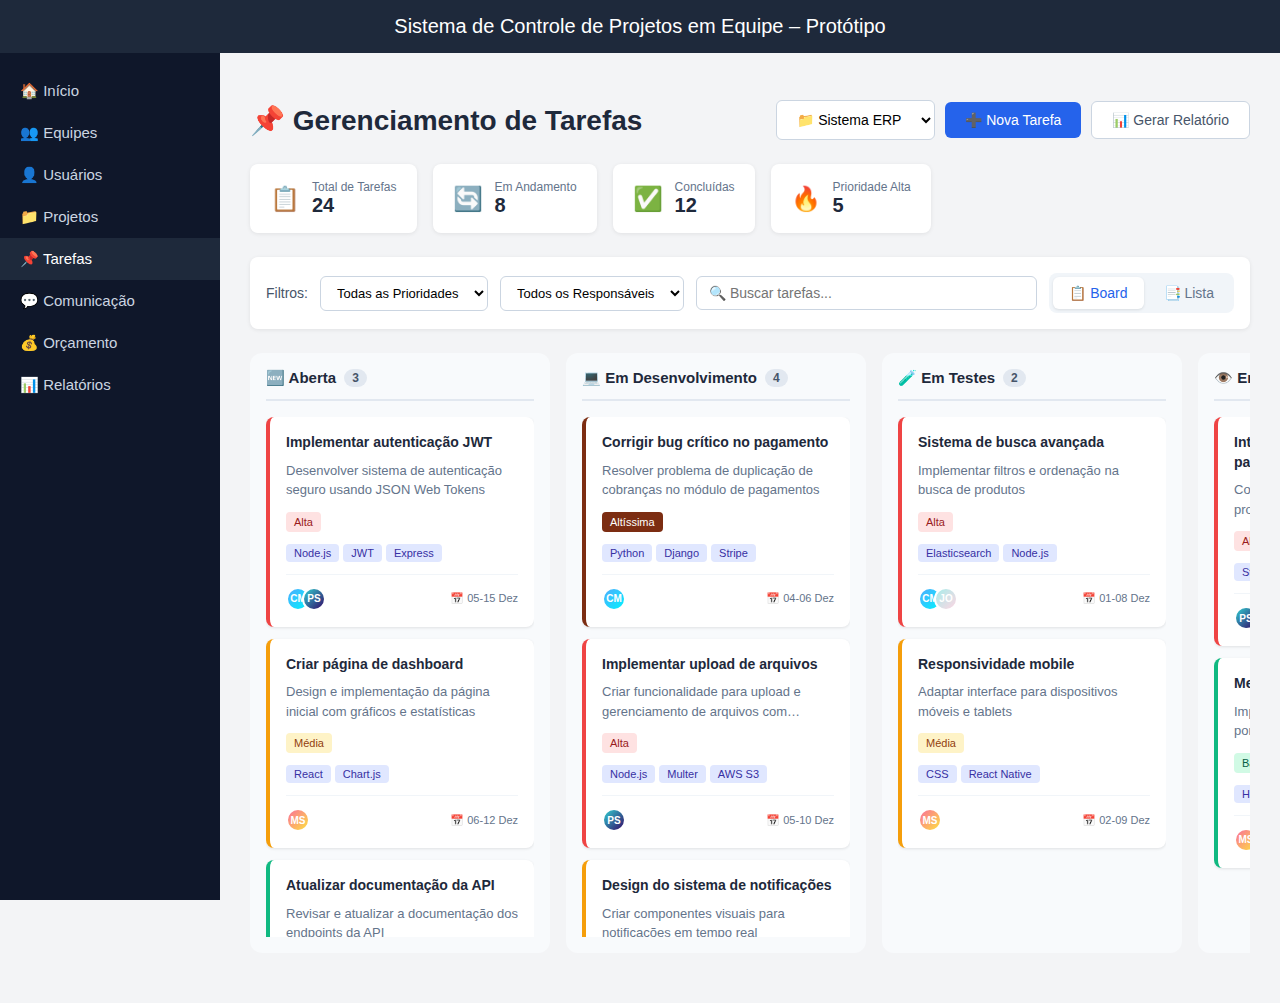
<file: pages/tarefas.html>
<!DOCTYPE html>
<html lang="pt-BR">
<head>
    <meta charset="UTF-8">
    <meta name="viewport" content="width=device-width, initial-scale=1.0">
    <title>Tarefas - SCPE</title>
    <link rel="stylesheet" href="../global.css">
    <style>
        .page-header {
            display: flex;
            justify-content: space-between;
            align-items: center;
            margin-bottom: 24px;
            flex-wrap: wrap;
            gap: 16px;
        }

        .page-header h1 {
            font-size: 28px;
            color: #1e293b;
            margin: 0;
        }

        .header-actions {
            display: flex;
            gap: 10px;
            align-items: center;
        }

        .project-selector {
            padding: 10px 16px;
            border: 1px solid #cbd5e1;
            border-radius: 6px;
            font-size: 14px;
            font-weight: 500;
            background: white;
            cursor: pointer;
        }

        .project-selector:focus {
            outline: none;
            border-color: #2563eb;
        }

        .button-primary {
            background: #2563eb;
            color: white;
            padding: 10px 20px;
            border-radius: 6px;
            border: none;
            cursor: pointer;
            font-size: 14px;
            font-weight: 500;
            display: inline-flex;
            align-items: center;
            gap: 8px;
            transition: background 0.2s;
        }

        .button-primary:hover {
            background: #1d4ed8;
        }

        .button-secondary {
            background: white;
            color: #475569;
            padding: 10px 20px;
            border-radius: 6px;
            border: 1px solid #cbd5e1;
            cursor: pointer;
            font-size: 14px;
            font-weight: 500;
            transition: all 0.2s;
        }

        .button-secondary:hover {
            background: #f8fafc;
            border-color: #94a3b8;
        }

        .view-toggle {
            display: flex;
            gap: 4px;
            background: #f1f5f9;
            padding: 4px;
            border-radius: 8px;
        }

        .view-btn {
            background: transparent;
            border: none;
            padding: 8px 16px;
            border-radius: 6px;
            cursor: pointer;
            font-size: 14px;
            font-weight: 500;
            color: #64748b;
            transition: all 0.2s;
        }

        .view-btn.active {
            background: white;
            color: #2563eb;
            box-shadow: 0 1px 3px rgba(0,0,0,0.1);
        }

        .stats-bar {
            display: flex;
            gap: 16px;
            margin-bottom: 24px;
            flex-wrap: wrap;
        }

        .stat-item {
            background: white;
            padding: 16px 20px;
            border-radius: 8px;
            box-shadow: 0px 1px 4px rgba(0,0,0,0.08);
            display: flex;
            align-items: center;
            gap: 12px;
        }

        .stat-icon {
            font-size: 24px;
        }

        .stat-info span {
            display: block;
            font-size: 12px;
            color: #64748b;
        }

        .stat-info strong {
            font-size: 20px;
            color: #1e293b;
        }

        .filters-bar {
            background: white;
            padding: 16px;
            border-radius: 8px;
            margin-bottom: 24px;
            display: flex;
            gap: 12px;
            align-items: center;
            flex-wrap: wrap;
            box-shadow: 0px 1px 4px rgba(0,0,0,0.08);
        }

        .filter-label {
            font-size: 14px;
            color: #475569;
            font-weight: 500;
        }

        .filter-select {
            padding: 8px 12px;
            border: 1px solid #cbd5e1;
            border-radius: 6px;
            font-size: 13px;
            background: white;
            cursor: pointer;
        }

        .search-input {
            flex: 1;
            min-width: 200px;
            padding: 8px 12px;
            border: 1px solid #cbd5e1;
            border-radius: 6px;
            font-size: 14px;
        }

        /* Kanban Board */
        .kanban-board {
            display: flex;
            gap: 16px;
            overflow-x: auto;
            padding-bottom: 20px;
            min-height: 600px;
        }

        .kanban-column {
            flex: 1;
            min-width: 300px;
            background: #f8fafc;
            border-radius: 12px;
            padding: 16px;
            max-height: calc(100vh - 300px);
            display: flex;
            flex-direction: column;
        }

        .column-header {
            display: flex;
            justify-content: space-between;
            align-items: center;
            margin-bottom: 16px;
            padding-bottom: 12px;
            border-bottom: 2px solid #e2e8f0;
        }

        .column-title {
            display: flex;
            align-items: center;
            gap: 8px;
            font-weight: 600;
            color: #1e293b;
            font-size: 15px;
        }

        .column-count {
            background: #e2e8f0;
            color: #475569;
            padding: 2px 8px;
            border-radius: 12px;
            font-size: 12px;
            font-weight: 600;
        }

        .column-tasks {
            flex: 1;
            overflow-y: auto;
            display: flex;
            flex-direction: column;
            gap: 12px;
        }

        .task-card {
            background: white;
            padding: 16px;
            border-radius: 8px;
            box-shadow: 0 1px 3px rgba(0,0,0,0.1);
            cursor: pointer;
            transition: all 0.2s;
            border-left: 4px solid #cbd5e1;
        }

        .task-card:hover {
            box-shadow: 0 4px 12px rgba(0,0,0,0.15);
            transform: translateY(-2px);
        }

        .task-card.priority-low {
            border-left-color: #10b981;
        }

        .task-card.priority-medium {
            border-left-color: #f59e0b;
        }

        .task-card.priority-high {
            border-left-color: #ef4444;
        }

        .task-card.priority-critical {
            border-left-color: #7c2d12;
        }

        .task-title {
            font-weight: 600;
            color: #1e293b;
            margin-bottom: 8px;
            font-size: 14px;
            line-height: 1.4;
        }

        .task-description {
            font-size: 13px;
            color: #64748b;
            margin-bottom: 12px;
            line-height: 1.5;
            display: -webkit-box;
            -webkit-line-clamp: 2;
            -webkit-box-orient: vertical;
            overflow: hidden;
        }

        .task-meta {
            display: flex;
            gap: 8px;
            flex-wrap: wrap;
            margin-bottom: 12px;
        }

        .task-badge {
            padding: 4px 8px;
            border-radius: 4px;
            font-size: 11px;
            font-weight: 500;
        }

        .badge-priority-low {
            background: #d1fae5;
            color: #065f46;
        }

        .badge-priority-medium {
            background: #fef3c7;
            color: #92400e;
        }

        .badge-priority-high {
            background: #fee2e2;
            color: #991b1b;
        }

        .badge-priority-critical {
            background: #7c2d12;
            color: white;
        }

        .task-tech {
            display: flex;
            gap: 4px;
            flex-wrap: wrap;
            margin-bottom: 12px;
        }

        .tech-tag {
            background: #e0e7ff;
            color: #3730a3;
            padding: 3px 8px;
            border-radius: 4px;
            font-size: 11px;
            font-weight: 500;
        }

        .task-footer {
            display: flex;
            justify-content: space-between;
            align-items: center;
            padding-top: 12px;
            border-top: 1px solid #f1f5f9;
        }

        .task-assignees {
            display: flex;
            align-items: center;
        }

        .assignee-avatar {
            width: 24px;
            height: 24px;
            border-radius: 50%;
            background: linear-gradient(135deg, #667eea 0%, #764ba2 100%);
            display: flex;
            align-items: center;
            justify-content: center;
            color: white;
            font-size: 10px;
            font-weight: 600;
            border: 2px solid white;
            margin-left: -8px;
        }

        .assignee-avatar:first-child {
            margin-left: 0;
        }

        .task-dates {
            font-size: 11px;
            color: #64748b;
            display: flex;
            align-items: center;
            gap: 4px;
        }

        .task-comments {
            font-size: 11px;
            color: #64748b;
            display: flex;
            align-items: center;
            gap: 4px;
        }

        /* Modal */
        .modal {
            display: none;
            position: fixed;
            top: 0;
            left: 0;
            width: 100%;
            height: 100%;
            background: rgba(0, 0, 0, 0.5);
            z-index: 1000;
            align-items: center;
            justify-content: center;
        }

        .modal.active {
            display: flex;
        }

        .modal-content {
            background: white;
            border-radius: 12px;
            max-width: 900px;
            width: 90%;
            max-height: 90vh;
            overflow-y: auto;
            display: flex;
        }

        .modal-main {
            flex: 1;
            padding: 30px;
        }

        .modal-sidebar {
            width: 280px;
            background: #f8fafc;
            padding: 30px 20px;
            border-left: 1px solid #e2e8f0;
        }

        .modal-header {
            display: flex;
            justify-content: space-between;
            align-items: start;
            margin-bottom: 24px;
        }

        .modal-header h2 {
            font-size: 24px;
            color: #1e293b;
            margin: 0;
            flex: 1;
        }

        .close-modal {
            background: none;
            border: none;
            font-size: 24px;
            cursor: pointer;
            color: #64748b;
            padding: 0;
            width: 32px;
            height: 32px;
        }

        .close-modal:hover {
            color: #1e293b;
        }

        .form-section {
            margin-bottom: 24px;
        }

        .form-section h3 {
            font-size: 14px;
            color: #64748b;
            text-transform: uppercase;
            letter-spacing: 0.5px;
            margin-bottom: 12px;
            font-weight: 600;
        }

        .form-grid {
            display: grid;
            grid-template-columns: 1fr 1fr;
            gap: 16px;
        }

        .form-group {
            display: flex;
            flex-direction: column;
        }

        .form-group.full-width {
            grid-column: 1 / -1;
        }

        .form-group label {
            font-size: 14px;
            font-weight: 500;
            color: #475569;
            margin-bottom: 6px;
        }

        .form-group input,
        .form-group select,
        .form-group textarea {
            padding: 10px 12px;
            border: 1px solid #cbd5e1;
            border-radius: 6px;
            font-size: 14px;
            font-family: Arial, sans-serif;
        }

        .form-group input:focus,
        .form-group select:focus,
        .form-group textarea:focus {
            outline: none;
            border-color: #2563eb;
        }

        .sidebar-section {
            margin-bottom: 24px;
        }

        .sidebar-section h4 {
            font-size: 13px;
            color: #64748b;
            text-transform: uppercase;
            letter-spacing: 0.5px;
            margin-bottom: 12px;
            font-weight: 600;
        }

        .sidebar-item {
            display: flex;
            justify-content: space-between;
            align-items: center;
            padding: 8px 0;
            font-size: 14px;
        }

        .sidebar-item label {
            color: #64748b;
        }

        .sidebar-item .value {
            color: #1e293b;
            font-weight: 500;
        }

        .comments-section {
            margin-top: 32px;
            padding-top: 24px;
            border-top: 2px solid #e2e8f0;
        }

        .comments-section h3 {
            font-size: 18px;
            color: #1e293b;
            margin-bottom: 16px;
        }

        .comment-input {
            display: flex;
            gap: 12px;
            margin-bottom: 20px;
        }

        .comment-input textarea {
            flex: 1;
            padding: 10px 12px;
            border: 1px solid #cbd5e1;
            border-radius: 6px;
            font-size: 14px;
            font-family: Arial, sans-serif;
            resize: vertical;
            min-height: 60px;
        }

        .comment-item {
            display: flex;
            gap: 12px;
            margin-bottom: 16px;
            padding: 12px;
            background: #f8fafc;
            border-radius: 8px;
        }

        .comment-avatar {
            width: 36px;
            height: 36px;
            border-radius: 50%;
            background: linear-gradient(135deg, #667eea 0%, #764ba2 100%);
            display: flex;
            align-items: center;
            justify-content: center;
            color: white;
            font-weight: 600;
            font-size: 14px;
            flex-shrink: 0;
        }

        .comment-content {
            flex: 1;
        }

        .comment-header {
            display: flex;
            justify-content: space-between;
            align-items: center;
            margin-bottom: 6px;
        }

        .comment-author {
            font-weight: 600;
            color: #1e293b;
            font-size: 14px;
        }

        .comment-time {
            font-size: 12px;
            color: #94a3b8;
        }

        .comment-text {
            color: #475569;
            font-size: 14px;
            line-height: 1.6;
        }

        .modal-footer {
            display: flex;
            justify-content: flex-end;
            gap: 10px;
            margin-top: 24px;
            padding-top: 24px;
            border-top: 1px solid #e2e8f0;
        }

        .list-view {
            display: none;
        }

        .list-view.active {
            display: block;
        }

        .list-view table {
            width: 100%;
            border-collapse: collapse;
            background: white;
            border-radius: 8px;
            overflow: hidden;
        }

        .list-view thead {
            background: #f8fafc;
        }

        .list-view th {
            text-align: left;
            padding: 12px 16px;
            font-weight: 600;
            color: #475569;
            font-size: 13px;
            text-transform: uppercase;
            letter-spacing: 0.5px;
        }

        .list-view td {
            padding: 14px 16px;
            border-top: 1px solid #e2e8f0;
            color: #334155;
        }

        .list-view tbody tr:hover {
            background: #f8fafc;
        }

        .btn-icon {
            background: transparent;
            border: none;
            cursor: pointer;
            padding: 6px;
            border-radius: 4px;
            color: #64748b;
            transition: all 0.2s;
            font-size: 16px;
        }

        .btn-icon:hover {
            background: #f1f5f9;
            color: #2563eb;
        }
    </style>
</head>
<body>
    <div class="header">
        <span class="header-title">
            Sistema de Controle de Projetos em Equipe – Protótipo
        </span>
    </div>

    <div class="sidebar">
        <a href="../index.html">🏠 Início</a>
        <a href="equipes.html">👥 Equipes</a>
        <a href="usuarios.html">👤 Usuários</a>
        <a href="projetos.html">📁 Projetos</a>
        <a href="tarefas.html" style="background: #1e293b; color: #fff;">📌 Tarefas</a>
        <a href="comunicacao.html">💬 Comunicação</a>
        <a href="orcamento.html">💰 Orçamento</a>
        <a href="relatorios.html">📊 Relatórios</a>
    </div>

    <div class="content">
        <div class="page-header">
            <h1>📌 Gerenciamento de Tarefas</h1>
            <div class="header-actions">
                <select class="project-selector">
                    <option value="1">📁 Sistema ERP</option>
                    <option value="2">📁 App Mobile</option>
                    <option value="3">📁 Portal Web</option>
                    <option value="4">📁 E-commerce</option>
                </select>
                <button class="button-primary" onclick="openModal('modalNovaTarefa')">
                    ➕ Nova Tarefa
                </button>
                <button class="button-secondary" onclick="openModal('modalRelatorio')">
                    📊 Gerar Relatório
                </button>
            </div>
        </div>

        <!-- Estatísticas -->
        <div class="stats-bar">
            <div class="stat-item">
                <span class="stat-icon">📋</span>
                <div class="stat-info">
                    <span>Total de Tarefas</span>
                    <strong>24</strong>
                </div>
            </div>
            <div class="stat-item">
                <span class="stat-icon">🔄</span>
                <div class="stat-info">
                    <span>Em Andamento</span>
                    <strong>8</strong>
                </div>
            </div>
            <div class="stat-item">
                <span class="stat-icon">✅</span>
                <div class="stat-info">
                    <span>Concluídas</span>
                    <strong>12</strong>
                </div>
            </div>
            <div class="stat-item">
                <span class="stat-icon">🔥</span>
                <div class="stat-info">
                    <span>Prioridade Alta</span>
                    <strong>5</strong>
                </div>
            </div>
        </div>

        <!-- Filtros -->
        <div class="filters-bar">
            <span class="filter-label">Filtros:</span>
            <select class="filter-select">
                <option value="">Todas as Prioridades</option>
                <option value="low">Baixa</option>
                <option value="medium">Média</option>
                <option value="high">Alta</option>
                <option value="critical">Altíssima</option>
            </select>
            <select class="filter-select">
                <option value="">Todos os Responsáveis</option>
                <option value="1">Carlos Mendes</option>
                <option value="2">Mariana Souza</option>
                <option value="3">Pedro Santos</option>
            </select>
            <input type="text" class="search-input" placeholder="🔍 Buscar tarefas...">
            <div class="view-toggle">
                <button class="view-btn active" onclick="switchView('board')">📋 Board</button>
                <button class="view-btn" onclick="switchView('list')">📑 Lista</button>
            </div>
        </div>

        <!-- Kanban Board -->
        <div id="board-view" class="kanban-board">
            <!-- Coluna: Aberta -->
            <div class="kanban-column">
                <div class="column-header">
                    <div class="column-title">
                        🆕 Aberta
                        <span class="column-count">3</span>
                    </div>
                </div>
                <div class="column-tasks">
                    <div class="task-card priority-high" onclick="openModal('modalDetalheTarefa')">
                        <div class="task-title">Implementar autenticação JWT</div>
                        <div class="task-description">Desenvolver sistema de autenticação seguro usando JSON Web Tokens</div>
                        <div class="task-meta">
                            <span class="task-badge badge-priority-high">Alta</span>
                        </div>
                        <div class="task-tech">
                            <span class="tech-tag">Node.js</span>
                            <span class="tech-tag">JWT</span>
                            <span class="tech-tag">Express</span>
                        </div>
                        <div class="task-footer">
                            <div class="task-assignees">
                                <div class="assignee-avatar" style="background: linear-gradient(135deg, #4facfe 0%, #00f2fe 100%);">CM</div>
                                <div class="assignee-avatar" style="background: linear-gradient(135deg, #30cfd0 0%, #330867 100%);">PS</div>
                            </div>
                            <div class="task-dates">📅 05-15 Dez</div>
                        </div>
                    </div>

                    <div class="task-card priority-medium">
                        <div class="task-title">Criar página de dashboard</div>
                        <div class="task-description">Design e implementação da página inicial com gráficos e estatísticas</div>
                        <div class="task-meta">
                            <span class="task-badge badge-priority-medium">Média</span>
                        </div>
                        <div class="task-tech">
                            <span class="tech-tag">React</span>
                            <span class="tech-tag">Chart.js</span>
                        </div>
                        <div class="task-footer">
                            <div class="task-assignees">
                                <div class="assignee-avatar" style="background: linear-gradient(135deg, #fa709a 0%, #fee140 100%);">MS</div>
                            </div>
                            <div class="task-dates">📅 06-12 Dez</div>
                        </div>
                    </div>

                    <div class="task-card priority-low">
                        <div class="task-title">Atualizar documentação da API</div>
                        <div class="task-description">Revisar e atualizar a documentação dos endpoints da API</div>
                        <div class="task-meta">
                            <span class="task-badge badge-priority-low">Baixa</span>
                        </div>
                        <div class="task-tech">
                            <span class="tech-tag">Swagger</span>
                        </div>
                        <div class="task-footer">
                            <div class="task-assignees">
                                <div class="assignee-avatar" style="background: linear-gradient(135deg, #667eea 0%, #764ba2 100%);">CM</div>
                            </div>
                            <div class="task-dates">📅 08-20 Dez</div>
                        </div>
                    </div>
                </div>
            </div>

            <!-- Coluna: Em Desenvolvimento -->
            <div class="kanban-column">
                <div class="column-header">
                    <div class="column-title">
                        💻 Em Desenvolvimento
                        <span class="column-count">4</span>
                    </div>
                </div>
                <div class="column-tasks">
                    <div class="task-card priority-critical">
                        <div class="task-title">Corrigir bug crítico no pagamento</div>
                        <div class="task-description">Resolver problema de duplicação de cobranças no módulo de pagamentos</div>
                        <div class="task-meta">
                            <span class="task-badge badge-priority-critical">Altíssima</span>
                        </div>
                        <div class="task-tech">
                            <span class="tech-tag">Python</span>
                            <span class="tech-tag">Django</span>
                            <span class="tech-tag">Stripe</span>
                        </div>
                        <div class="task-footer">
                            <div class="task-assignees">
                                <div class="assignee-avatar" style="background: linear-gradient(135deg, #4facfe 0%, #00f2fe 100%);">CM</div>
                            </div>
                            <div class="task-dates">📅 04-06 Dez</div>
                        </div>
                    </div>

                    <div class="task-card priority-high">
                        <div class="task-title">Implementar upload de arquivos</div>
                        <div class="task-description">Criar funcionalidade para upload e gerenciamento de arquivos com validação</div>
                        <div class="task-meta">
                            <span class="task-badge badge-priority-high">Alta</span>
                        </div>
                        <div class="task-tech">
                            <span class="tech-tag">Node.js</span>
                            <span class="tech-tag">Multer</span>
                            <span class="tech-tag">AWS S3</span>
                        </div>
                        <div class="task-footer">
                            <div class="task-assignees">
                                <div class="assignee-avatar" style="background: linear-gradient(135deg, #30cfd0 0%, #330867 100%);">PS</div>
                            </div>
                            <div class="task-dates">📅 05-10 Dez</div>
                        </div>
                    </div>

                    <div class="task-card priority-medium">
                        <div class="task-title">Design do sistema de notificações</div>
                        <div class="task-description">Criar componentes visuais para notificações em tempo real</div>
                        <div class="task-meta">
                            <span class="task-badge badge-priority-medium">Média</span>
                        </div>
                        <div class="task-tech">
                            <span class="tech-tag">Figma</span>
                            <span class="tech-tag">React</span>
                        </div>
                        <div class="task-footer">
                            <div class="task-assignees">
                                <div class="assignee-avatar" style="background: linear-gradient(135deg, #fa709a 0%, #fee140 100%);">MS</div>
                            </div>
                            <div class="task-dates">📅 06-11 Dez</div>
                        </div>
                    </div>
                </div>
            </div>

            <!-- Coluna: Em Testes -->
            <div class="kanban-column">
                <div class="column-header">
                    <div class="column-title">
                        🧪 Em Testes
                        <span class="column-count">2</span>
                    </div>
                </div>
                <div class="column-tasks">
                    <div class="task-card priority-high">
                        <div class="task-title">Sistema de busca avançada</div>
                        <div class="task-description">Implementar filtros e ordenação na busca de produtos</div>
                        <div class="task-meta">
                            <span class="task-badge badge-priority-high">Alta</span>
                        </div>
                        <div class="task-tech">
                            <span class="tech-tag">Elasticsearch</span>
                            <span class="tech-tag">Node.js</span>
                        </div>
                        <div class="task-footer">
                            <div class="task-assignees">
                                <div class="assignee-avatar" style="background: linear-gradient(135deg, #4facfe 0%, #00f2fe 100%);">CM</div>
                                <div class="assignee-avatar" style="background: linear-gradient(135deg, #a8edea 0%, #fed6e3 100%);">JO</div>
                            </div>
                            <div class="task-dates">📅 01-08 Dez</div>
                        </div>
                    </div>

                    <div class="task-card priority-medium">
                        <div class="task-title">Responsividade mobile</div>
                        <div class="task-description">Adaptar interface para dispositivos móveis e tablets</div>
                        <div class="task-meta">
                            <span class="task-badge badge-priority-medium">Média</span>
                        </div>
                        <div class="task-tech">
                            <span class="tech-tag">CSS</span>
                            <span class="tech-tag">React Native</span>
                        </div>
                        <div class="task-footer">
                            <div class="task-assignees">
                                <div class="assignee-avatar" style="background: linear-gradient(135deg, #fa709a 0%, #fee140 100%);">MS</div>
                            </div>
                            <div class="task-dates">📅 02-09 Dez</div>
                        </div>
                    </div>
                </div>
            </div>

            <!-- Coluna: Em Revisão -->
            <div class="kanban-column">
                <div class="column-header">
                    <div class="column-title">
                        👁️ Em Revisão
                        <span class="column-count">3</span>
                    </div>
                </div>
                <div class="column-tasks">
                    <div class="task-card priority-high">
                        <div class="task-title">Integração com gateway de pagamento</div>
                        <div class="task-description">Conectar sistema com Stripe para processar pagamentos</div>
                        <div class="task-meta">
                            <span class="task-badge badge-priority-high">Alta</span>
                        </div>
                        <div class="task-tech">
                            <span class="tech-tag">Stripe API</span>
                            <span class="tech-tag">Node.js</span>
                        </div>
                        <div class="task-footer">
                            <div class="task-assignees">
                                <div class="assignee-avatar" style="background: linear-gradient(135deg, #30cfd0 0%, #330867 100%);">PS</div>
                            </div>
                            <div class="task-dates">📅 28 Nov-05 Dez</div>
                        </div>
                    </div>

                    <div class="task-card priority-low">
                        <div class="task-title">Melhorias de acessibilidade</div>
                        <div class="task-description">Implementar ARIA labels e navegação por teclado</div>
                        <div class="task-meta">
                            <span class="task-badge badge-priority-low">Baixa</span>
                        </div>
                        <div class="task-tech">
                            <span class="tech-tag">HTML</span>
                            <span class="tech-tag">ARIA</span>
                        </div>
                        <div class="task-footer">
                            <div class="task-assignees">
                                <div class="assignee-avatar" style="background: linear-gradient(135deg, #fa709a 0%, #fee140 100%);">MS</div>
                            </div>
                            <div class="task-dates">📅 01-10 Dez</div>
                        </div>
                    </div>
                </div>
            </div>

            <!-- Coluna: Concluída -->
            <div class="kanban-column">
                <div class="column-header">
                    <div class="column-title">
                        ✅ Concluída
                        <span class="column-count">12</span>
                    </div>
                </div>
                <div class="column-tasks">
                    <div class="task-card priority-high">
                        <div class="task-title">Sistema de login</div>
                        <div class="task-description">Implementar autenticação de usuários com email e senha</div>
                        <div class="task-meta">
                            <span class="task-badge badge-priority-high">Alta</span>
                        </div>
                        <div class="task-tech">
                            <span class="tech-tag">React</span>
                            <span class="tech-tag">Firebase</span>
                        </div>
                        <div class="task-footer">
                            <div class="task-assignees">
                                <div class="assignee-avatar" style="background: linear-gradient(135deg, #4facfe 0%, #00f2fe 100%);">CM</div>
                            </div>
                            <div class="task-dates">✅ Concluído</div>
                        </div>
                    </div>

                    <div class="task-card priority-medium">
                        <div class="task-title">Banco de dados PostgreSQL</div>
                        <div class="task-description">Configurar e estruturar banco de dados relacional</div>
                        <div class="task-meta">
                            <span class="task-badge badge-priority-medium">Média</span>
                        </div>
                        <div class="task-tech">
                            <span class="tech-tag">PostgreSQL</span>
                            <span class="tech-tag">Prisma</span>
                        </div>
                        <div class="task-footer">
                            <div class="task-assignees">
                                <div class="assignee-avatar" style="background: linear-gradient(135deg, #30cfd0 0%, #330867 100%);">PS</div>
                            </div>
                            <div class="task-dates">✅ Concluído</div>
                        </div>
                    </div>

                    <div class="task-card priority-low">
                        <div class="task-title">Logo e identidade visual</div>
                        <div class="task-description">Criar logo e definir paleta de cores do sistema</div>
                        <div class="task-meta">
                            <span class="task-badge badge-priority-low">Baixa</span>
                        </div>
                        <div class="task-tech">
                            <span class="tech-tag">Figma</span>
                            <span class="tech-tag">Illustrator</span>
                        </div>
                        <div class="task-footer">
                            <div class="task-assignees">
                                <div class="assignee-avatar" style="background: linear-gradient(135deg, #fa709a 0%, #fee140 100%);">MS</div>
                            </div>
                            <div class="task-dates">✅ Concluído</div>
                        </div>
                    </div>
                </div>
            </div>
        </div>

        <!-- List View -->
        <div id="list-view" class="list-view">
            <div class="card">
                <table>
                    <thead>
                        <tr>
                            <th>Tarefa</th>
                            <th>Status</th>
                            <th>Prioridade</th>
                            <th>Responsáveis</th>
                            <th>Prazo</th>
                            <th>Ações</th>
                        </tr>
                    </thead>
                    <tbody>
                        <tr>
                            <td><strong>Implementar autenticação JWT</strong></td>
                            <td><span class="task-badge" style="background: #dbeafe; color: #1e40af;">Aberta</span></td>
                            <td><span class="task-badge badge-priority-high">Alta</span></td>
                            <td>Carlos M., Pedro S.</td>
                            <td>15 Dez</td>
                            <td>
                                <button class="btn-icon" title="Ver Detalhes">👁️</button>
                                <button class="btn-icon" title="Editar">✏️</button>
                            </td>
                        </tr>
                        <tr>
                            <td><strong>Corrigir bug crítico no pagamento</strong></td>
                            <td><span class="task-badge" style="background: #fef3c7; color: #92400e;">Em Desenvolvimento</span></td>
                            <td><span class="task-badge badge-priority-critical">Altíssima</span></td>
                            <td>Carlos M.</td>
                            <td>06 Dez</td>
                            <td>
                                <button class="btn-icon" title="Ver Detalhes">👁️</button>
                                <button class="btn-icon" title="Editar">✏️</button>
                            </td>
                        </tr>
                    </tbody>
                </table>
            </div>
        </div>
    </div>

    <!-- Modal: Nova Tarefa -->
    <div id="modalNovaTarefa" class="modal">
        <div class="modal-content">
            <div class="modal-main">
                <div class="modal-header">
                    <h2>Criar Nova Tarefa</h2>
                    <button class="close-modal" onclick="closeModal('modalNovaTarefa')">×</button>
                </div>
                
                <form>
                    <div class="form-section">
                        <h3>Informações Básicas</h3>
                        <div class="form-grid">
                            <div class="form-group full-width">
                                <label>Título da Tarefa *</label>
                                <input type="text" placeholder="Digite um título breve e descritivo" required>
                            </div>
                            <div class="form-group full-width">
                                <label>Descrição Detalhada *</label>
                                <textarea rows="4" placeholder="Descreva os requisitos e detalhes da implementação..." required></textarea>
                            </div>
                        </div>
                    </div>

                    <div class="form-section">
                        <h3>Prioridade e Prazos</h3>
                        <div class="form-grid">
                            <div class="form-group">
                                <label>Prioridade *</label>
                                <select required>
                                    <option value="">Selecione...</option>
                                    <option value="low">Baixa</option>
                                    <option value="medium">Média</option>
                                    <option value="high">Alta</option>
                                    <option value="critical">Altíssima</option>
                                </select>
                            </div>
                            <div class="form-group">
                                <label>Status Inicial *</label>
                                <select required>
                                    <option value="open">Aberta</option>
                                    <option value="development">Em Desenvolvimento</option>
                                    <option value="testing">Em Testes</option>
                                    <option value="review">Em Revisão</option>
                                    <option value="done">Concluída</option>
                                </select>
                            </div>
                            <div class="form-group">
                                <label>Data de Início *</label>
                                <input type="date" required>
                            </div>
                            <div class="form-group">
                                <label>Data de Término *</label>
                                <input type="date" required>
                            </div>
                        </div>
                    </div>

                    <div class="form-section">
                        <h3>Tecnologias</h3>
                        <div class="form-grid">
                            <div class="form-group full-width">
                                <label>Tecnologias Utilizadas</label>
                                <input type="text" placeholder="Ex: React, Node.js, MongoDB (separados por vírgula)">
                            </div>
                        </div>
                    </div>

                    <div class="form-section">
                        <h3>Equipe</h3>
                        <div class="form-grid">
                            <div class="form-group full-width">
                                <label>Usuários Responsáveis *</label>
                                <select multiple style="height: 120px;" required>
                                    <option value="1">Carlos Mendes - Desenvolvedor Sênior</option>
                                    <option value="2">Mariana Souza - Designer UX/UI</option>
                                    <option value="3">Pedro Santos - Desenvolvedor Junior</option>
                                    <option value="4">Julia Oliveira - Analista de Testes</option>
                                </select>
                                <small style="color: #64748b; font-size: 12px; margin-top: 4px;">Segure Ctrl/Cmd para selecionar múltiplos usuários. Apenas gerentes podem adicionar usuários.</small>
                            </div>
                        </div>
                    </div>
                    
                    <div class="modal-footer">
                        <button type="button" class="button-secondary" onclick="closeModal('modalNovaTarefa')">
                            Cancelar
                        </button>
                        <button type="submit" class="button-primary">
                            💾 Criar Tarefa
                        </button>
                    </div>
                </form>
            </div>
        </div>
    </div>

    <!-- Modal: Detalhe da Tarefa -->
    <div id="modalDetalheTarefa" class="modal">
        <div class="modal-content">
            <div class="modal-main">
                <div class="modal-header">
                    <h2>Implementar autenticação JWT</h2>
                    <button class="close-modal" onclick="closeModal('modalDetalheTarefa')">×</button>
                </div>

                <div style="margin-bottom: 20px;">
                    <span class="task-badge badge-priority-high" style="font-size: 12px;">Alta Prioridade</span>
                    <span class="task-badge" style="background: #dbeafe; color: #1e40af; margin-left: 8px;">Aberta</span>
                </div>
                
                <div class="form-section">
                    <h3>Descrição</h3>
                    <p style="color: #475569; line-height: 1.7;">
                        Desenvolver sistema de autenticação seguro usando JSON Web Tokens (JWT). O sistema deve permitir login, logout, refresh tokens e validação de permissões. Implementar middleware de autenticação para proteger rotas sensíveis e garantir que apenas usuários autenticados tenham acesso.
                    </p>
                </div>

                <div class="form-section">
                    <h3>Tecnologias</h3>
                    <div class="task-tech">
                        <span class="tech-tag">Node.js</span>
                        <span class="tech-tag">JWT</span>
                        <span class="tech-tag">Express</span>
                        <span class="tech-tag">bcrypt</span>
                    </div>
                </div>

                <div class="form-section">
                    <h3>Responsáveis</h3>
                    <div style="display: flex; gap: 12px; align-items: center;">
                        <div class="assignee-avatar" style="width: 40px; height: 40px; font-size: 16px; background: linear-gradient(135deg, #4facfe 0%, #00f2fe 100%);">CM</div>
                        <div>
                            <div style="font-weight: 600; color: #1e293b;">Carlos Mendes</div>
                            <div style="font-size: 13px; color: #64748b;">Desenvolvedor Sênior</div>
                        </div>
                    </div>
                    <div style="display: flex; gap: 12px; align-items: center; margin-top: 12px;">
                        <div class="assignee-avatar" style="width: 40px; height: 40px; font-size: 16px; background: linear-gradient(135deg, #30cfd0 0%, #330867 100%);">PS</div>
                        <div>
                            <div style="font-weight: 600; color: #1e293b;">Pedro Santos</div>
                            <div style="font-size: 13px; color: #64748b;">Desenvolvedor Junior</div>
                        </div>
                    </div>
                </div>

                <!-- Seção de Comentários -->
                <div class="comments-section">
                    <h3>💬 Comentários (3)</h3>
                    
                    <div class="comment-input">
                        <textarea placeholder="Adicionar comentário..."></textarea>
                        <button class="button-primary" style="height: fit-content;">Enviar</button>
                    </div>

                    <div class="comment-item">
                        <div class="comment-avatar" style="background: linear-gradient(135deg, #f093fb 0%, #f5576c 100%);">AC</div>
                        <div class="comment-content">
                            <div class="comment-header">
                                <span class="comment-author">Ana Costa</span>
                                <span class="comment-time">Há 2 horas</span>
                            </div>
                            <div class="comment-text">
                                Pessoal, certifiquem-se de implementar a renovação automática de tokens. É essencial para a experiência do usuário.
                            </div>
                        </div>
                    </div>

                    <div class="comment-item">
                        <div class="comment-avatar" style="background: linear-gradient(135deg, #4facfe 0%, #00f2fe 100%);">CM</div>
                        <div class="comment-content">
                            <div class="comment-header">
                                <span class="comment-author">Carlos Mendes</span>
                                <span class="comment-time">Há 1 hora</span>
                            </div>
                            <div class="comment-text">
                                Certo, Ana! Vou usar a biblioteca jsonwebtoken e configurar refresh tokens com expiração de 7 dias.
                            </div>
                        </div>
                    </div>

                    <div class="comment-item">
                        <div class="comment-avatar" style="background: linear-gradient(135deg, #30cfd0 0%, #330867 100%);">PS</div>
                        <div class="comment-content">
                            <div class="comment-header">
                                <span class="comment-author">Pedro Santos</span>
                                <span class="comment-time">Há 30 minutos</span>
                            </div>
                            <div class="comment-text">
                                Vou trabalhar na parte de validação e tratamento de erros. Já comecei a estudar a documentação!
                            </div>
                        </div>
                    </div>
                </div>
                
                <div class="modal-footer">
                    <button type="button" class="button-secondary" onclick="closeModal('modalDetalheTarefa')">
                        Fechar
                    </button>
                    <button type="button" class="button-primary">
                        ✏️ Editar Tarefa
                    </button>
                </div>
            </div>

            <div class="modal-sidebar">
                <div class="sidebar-section">
                    <h4>Informações</h4>
                    <div class="sidebar-item">
                        <label>Status</label>
                        <span class="value">Aberta</span>
                    </div>
                    <div class="sidebar-item">
                        <label>Prioridade</label>
                        <span class="value">Alta</span>
                    </div>
                    <div class="sidebar-item">
                        <label>Projeto</label>
                        <span class="value">Sistema ERP</span>
                    </div>
                </div>

                <div class="sidebar-section">
                    <h4>Prazos</h4>
                    <div class="sidebar-item">
                        <label>Início</label>
                        <span class="value">05 Dez</span>
                    </div>
                    <div class="sidebar-item">
                        <label>Término</label>
                        <span class="value">15 Dez</span>
                    </div>
                    <div class="sidebar-item">
                        <label>Duração</label>
                        <span class="value">10 dias</span>
                    </div>
                </div>

                <div class="sidebar-section">
                    <h4>Atividade</h4>
                    <div class="sidebar-item">
                        <label>Criado por</label>
                        <span class="value">Ana Costa</span>
                    </div>
                    <div class="sidebar-item">
                        <label>Criado em</label>
                        <span class="value">04 Dez</span>
                    </div>
                    <div class="sidebar-item">
                        <label>Atualizado</label>
                        <span class="value">Há 2 horas</span>
                    </div>
                </div>
            </div>
        </div>
    </div>

    <!-- Modal: Relatório -->
    <div id="modalRelatorio" class="modal">
        <div class="modal-content" style="max-width: 700px;">
            <div class="modal-main" style="padding: 30px;">
                <div class="modal-header">
                    <h2>Gerar Relatório de Tarefas</h2>
                    <button class="close-modal" onclick="closeModal('modalRelatorio')">×</button>
                </div>
                
                <form>
                    <div class="form-section">
                        <h3>Configurações do Relatório</h3>
                        <div class="form-grid">
                            <div class="form-group">
                                <label>Tipo de Relatório</label>
                                <select>
                                    <option>Andamento das Tarefas</option>
                                    <option>Tarefas por Status</option>
                                    <option>Tarefas por Prioridade</option>
                                    <option>Tarefas por Responsável</option>
                                    <option>Relatório Completo</option>
                                </select>
                            </div>
                            <div class="form-group">
                                <label>Projeto</label>
                                <select>
                                    <option>Todos os Projetos</option>
                                    <option>Sistema ERP</option>
                                    <option>App Mobile</option>
                                    <option>Portal Web</option>
                                </select>
                            </div>
                            <div class="form-group">
                                <label>Período - De</label>
                                <input type="date">
                            </div>
                            <div class="form-group">
                                <label>Período - Até</label>
                                <input type="date">
                            </div>
                            <div class="form-group">
                                <label>Formato</label>
                                <select>
                                    <option>PDF</option>
                                    <option>Excel (XLSX)</option>
                                    <option>CSV</option>
                                </select>
                            </div>
                            <div class="form-group">
                                <label>Incluir Gráficos</label>
                                <select>
                                    <option value="yes">Sim</option>
                                    <option value="no">Não</option>
                                </select>
                            </div>
                        </div>
                    </div>
                    
                    <div class="modal-footer">
                        <button type="button" class="button-secondary" onclick="closeModal('modalRelatorio')">
                            Cancelar
                        </button>
                        <button type="submit" class="button-primary">
                            📊 Gerar Relatório
                        </button>
                    </div>
                </form>
            </div>
        </div>
    </div>

    <script>
        function openModal(modalId) {
            document.getElementById(modalId).classList.add('active');
        }

        function closeModal(modalId) {
            document.getElementById(modalId).classList.remove('active');
        }

        function switchView(view) {
            const boardView = document.getElementById('board-view');
            const listView = document.getElementById('list-view');
            const buttons = document.querySelectorAll('.view-btn');

            buttons.forEach(btn => btn.classList.remove('active'));

            if (view === 'board') {
                boardView.style.display = 'flex';
                listView.classList.remove('active');
                buttons[0].classList.add('active');
            } else {
                boardView.style.display = 'none';
                listView.classList.add('active');
                buttons[1].classList.add('active');
            }
        }

        // Close modal when clicking outside
        window.onclick = function(event) {
            if (event.target.classList.contains('modal')) {
                event.target.classList.remove('active');
            }
        }
    </script>
</body>
</html>
</file>
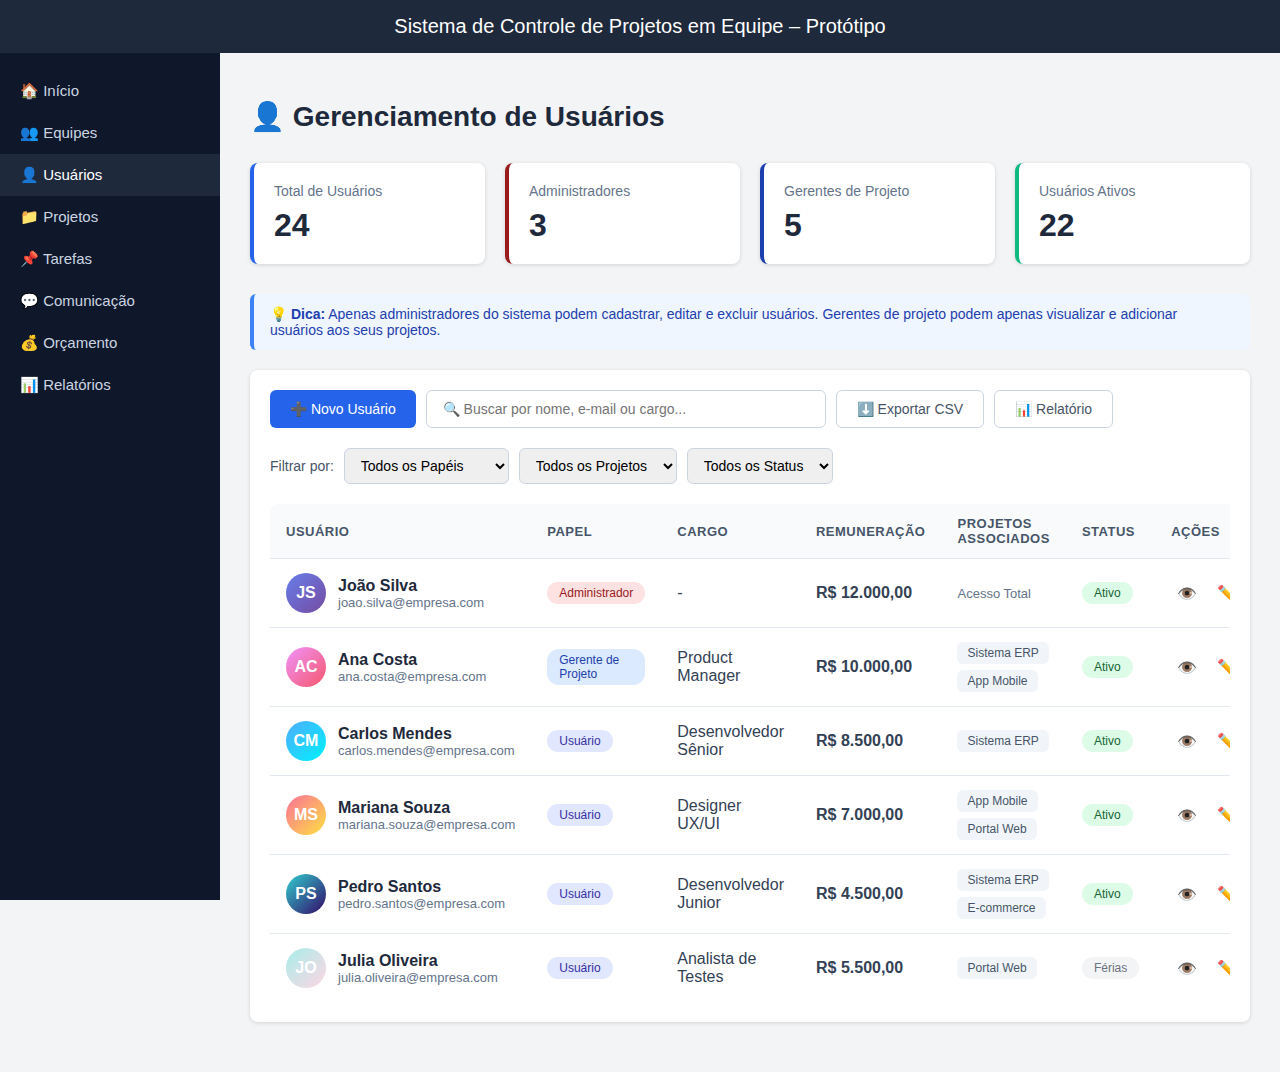
<file: pages/usuarios.html>
<!DOCTYPE html>
<html lang="pt-BR">
<head>
    <meta charset="UTF-8">
    <meta name="viewport" content="width=device-width, initial-scale=1.0">
    <title>Usuários - SCPE</title>
    <link rel="stylesheet" href="../global.css">
    <style>
        .page-header {
            display: flex;
            justify-content: space-between;
            align-items: center;
            margin-bottom: 30px;
        }

        .page-header h1 {
            font-size: 28px;
            color: #1e293b;
            margin: 0;
        }

        .action-bar {
            display: flex;
            gap: 10px;
            margin-bottom: 20px;
            flex-wrap: wrap;
        }

        .button-primary {
            background: #2563eb;
            color: white;
            padding: 10px 20px;
            border-radius: 6px;
            border: none;
            cursor: pointer;
            font-size: 14px;
            font-weight: 500;
            display: inline-flex;
            align-items: center;
            gap: 8px;
            transition: background 0.2s;
        }

        .button-primary:hover {
            background: #1d4ed8;
        }

        .button-secondary {
            background: white;
            color: #475569;
            padding: 10px 20px;
            border-radius: 6px;
            border: 1px solid #cbd5e1;
            cursor: pointer;
            font-size: 14px;
            font-weight: 500;
            transition: all 0.2s;
        }

        .button-secondary:hover {
            background: #f8fafc;
            border-color: #94a3b8;
        }

        .search-box {
            flex: 1;
            min-width: 250px;
            max-width: 400px;
        }

        .search-box input {
            width: 100%;
            padding: 10px 16px;
            border: 1px solid #cbd5e1;
            border-radius: 6px;
            font-size: 14px;
        }

        .search-box input:focus {
            outline: none;
            border-color: #2563eb;
        }

        .filter-bar {
            display: flex;
            gap: 10px;
            margin-bottom: 20px;
            align-items: center;
            flex-wrap: wrap;
        }

        .filter-bar label {
            font-size: 14px;
            color: #475569;
            font-weight: 500;
        }

        .filter-bar select {
            padding: 8px 12px;
            border: 1px solid #cbd5e1;
            border-radius: 6px;
            font-size: 14px;
            cursor: pointer;
        }

        .filter-bar select:focus {
            outline: none;
            border-color: #2563eb;
        }

        .stats-grid {
            display: grid;
            grid-template-columns: repeat(auto-fit, minmax(200px, 1fr));
            gap: 20px;
            margin-bottom: 30px;
        }

        .stat-card {
            background: white;
            padding: 20px;
            border-radius: 8px;
            box-shadow: 0px 1px 4px #00000022;
            border-left: 4px solid #2563eb;
        }

        .stat-card h3 {
            font-size: 14px;
            color: #64748b;
            margin-bottom: 8px;
            font-weight: 500;
        }

        .stat-card .value {
            font-size: 32px;
            font-weight: 700;
            color: #1e293b;
        }

        .table-container {
            overflow-x: auto;
        }

        table {
            width: 100%;
            border-collapse: collapse;
            background: white;
            border-radius: 8px;
            overflow: hidden;
        }

        thead {
            background: #f8fafc;
        }

        th {
            text-align: left;
            padding: 12px 16px;
            font-weight: 600;
            color: #475569;
            font-size: 13px;
            text-transform: uppercase;
            letter-spacing: 0.5px;
        }

        td {
            padding: 14px 16px;
            border-top: 1px solid #e2e8f0;
            color: #334155;
        }

        tbody tr:hover {
            background: #f8fafc;
        }

        .user-info {
            display: flex;
            align-items: center;
            gap: 12px;
        }

        .user-avatar {
            width: 40px;
            height: 40px;
            border-radius: 50%;
            background: linear-gradient(135deg, #667eea 0%, #764ba2 100%);
            display: flex;
            align-items: center;
            justify-content: center;
            color: white;
            font-weight: 600;
            font-size: 16px;
        }

        .user-details {
            display: flex;
            flex-direction: column;
        }

        .user-name {
            font-weight: 600;
            color: #1e293b;
        }

        .user-email {
            font-size: 13px;
            color: #64748b;
        }

        .badge {
            display: inline-block;
            padding: 4px 12px;
            border-radius: 12px;
            font-size: 12px;
            font-weight: 500;
        }

        .badge-admin {
            background: #fee2e2;
            color: #991b1b;
        }

        .badge-manager {
            background: #dbeafe;
            color: #1e40af;
        }

        .badge-user {
            background: #e0e7ff;
            color: #3730a3;
        }

        .badge-active {
            background: #dcfce7;
            color: #166534;
        }

        .badge-inactive {
            background: #f3f4f6;
            color: #6b7280;
        }

        .action-buttons {
            display: flex;
            gap: 8px;
        }

        .btn-icon {
            background: transparent;
            border: none;
            cursor: pointer;
            padding: 6px;
            border-radius: 4px;
            color: #64748b;
            transition: all 0.2s;
            font-size: 16px;
        }

        .btn-icon:hover {
            background: #f1f5f9;
            color: #2563eb;
        }

        .btn-icon.delete:hover {
            background: #fee2e2;
            color: #dc2626;
        }

        .project-list {
            display: flex;
            flex-wrap: wrap;
            gap: 6px;
        }

        .project-tag {
            background: #f1f5f9;
            padding: 4px 10px;
            border-radius: 6px;
            font-size: 12px;
            color: #475569;
        }

        .modal {
            display: none;
            position: fixed;
            top: 0;
            left: 0;
            width: 100%;
            height: 100%;
            background: rgba(0, 0, 0, 0.5);
            z-index: 1000;
            align-items: center;
            justify-content: center;
        }

        .modal.active {
            display: flex;
        }

        .modal-content {
            background: white;
            padding: 30px;
            border-radius: 12px;
            max-width: 700px;
            width: 90%;
            max-height: 90vh;
            overflow-y: auto;
        }

        .modal-header {
            display: flex;
            justify-content: space-between;
            align-items: center;
            margin-bottom: 24px;
        }

        .modal-header h2 {
            font-size: 20px;
            color: #1e293b;
            margin: 0;
        }

        .close-modal {
            background: none;
            border: none;
            font-size: 24px;
            cursor: pointer;
            color: #64748b;
            padding: 0;
            width: 32px;
            height: 32px;
        }

        .close-modal:hover {
            color: #1e293b;
        }

        .form-grid {
            display: grid;
            grid-template-columns: repeat(auto-fit, minmax(250px, 1fr));
            gap: 20px;
        }

        .form-group {
            display: flex;
            flex-direction: column;
        }

        .form-group label {
            font-size: 14px;
            font-weight: 500;
            color: #475569;
            margin-bottom: 6px;
        }

        .form-group input,
        .form-group select {
            padding: 10px 12px;
            border: 1px solid #cbd5e1;
            border-radius: 6px;
            font-size: 14px;
        }

        .form-group input:focus,
        .form-group select:focus {
            outline: none;
            border-color: #2563eb;
        }

        .form-group small {
            font-size: 12px;
            color: #64748b;
            margin-top: 4px;
        }

        .modal-footer {
            display: flex;
            justify-content: flex-end;
            gap: 10px;
            margin-top: 24px;
            padding-top: 24px;
            border-top: 1px solid #e2e8f0;
        }

        .info-alert {
            background: #eff6ff;
            border-left: 4px solid #3b82f6;
            padding: 12px 16px;
            border-radius: 6px;
            margin-bottom: 20px;
            font-size: 14px;
            color: #1e40af;
        }
    </style>
</head>
<body>
    <div class="header">
        <span class="header-title">
            Sistema de Controle de Projetos em Equipe – Protótipo
        </span>
    </div>

    <div class="sidebar">
        <a href="../index.html">🏠 Início</a>
        <a href="equipes.html">👥 Equipes</a>
        <a href="usuarios.html" style="background: #1e293b; color: #fff;">👤 Usuários</a>
        <a href="projetos.html">📁 Projetos</a>
        <a href="tarefas.html">📌 Tarefas</a>
        <a href="comunicacao.html">💬 Comunicação</a>
        <a href="orcamento.html">💰 Orçamento</a>
        <a href="relatorios.html">📊 Relatórios</a>
    </div>

    <div class="content">
        <div class="page-header">
            <h1>👤 Gerenciamento de Usuários</h1>
        </div>

        <!-- Estatísticas -->
        <div class="stats-grid">
            <div class="stat-card">
                <h3>Total de Usuários</h3>
                <div class="value">24</div>
            </div>
            <div class="stat-card" style="border-left-color: #991b1b;">
                <h3>Administradores</h3>
                <div class="value">3</div>
            </div>
            <div class="stat-card" style="border-left-color: #1e40af;">
                <h3>Gerentes de Projeto</h3>
                <div class="value">5</div>
            </div>
            <div class="stat-card" style="border-left-color: #10b981;">
                <h3>Usuários Ativos</h3>
                <div class="value">22</div>
            </div>
        </div>

        <div class="info-alert">
            💡 <strong>Dica:</strong> Apenas administradores do sistema podem cadastrar, editar e excluir usuários. Gerentes de projeto podem apenas visualizar e adicionar usuários aos seus projetos.
        </div>

        <div class="card">
            <div class="action-bar">
                <button class="button-primary" onclick="openModal('modalNovoUsuario')">
                    ➕ Novo Usuário
                </button>
                <div class="search-box">
                    <input type="text" placeholder="🔍 Buscar por nome, e-mail ou cargo...">
                </div>
                <button class="button-secondary">
                    ⬇️ Exportar CSV
                </button>
                <button class="button-secondary">
                    📊 Relatório
                </button>
            </div>

            <div class="filter-bar">
                <label>Filtrar por:</label>
                <select>
                    <option value="">Todos os Papéis</option>
                    <option value="admin">Administrador</option>
                    <option value="gerente">Gerente de Projeto</option>
                    <option value="usuario">Usuário Comum</option>
                </select>
                <select>
                    <option value="">Todos os Projetos</option>
                    <option value="1">Sistema ERP</option>
                    <option value="2">App Mobile</option>
                    <option value="3">Portal Web</option>
                    <option value="4">E-commerce</option>
                </select>
                <select>
                    <option value="">Todos os Status</option>
                    <option value="active">Ativo</option>
                    <option value="inactive">Inativo</option>
                </select>
            </div>

            <div class="table-container">
                <table>
                    <thead>
                        <tr>
                            <th>Usuário</th>
                            <th>Papel</th>
                            <th>Cargo</th>
                            <th>Remuneração</th>
                            <th>Projetos Associados</th>
                            <th>Status</th>
                            <th>Ações</th>
                        </tr>
                    </thead>
                    <tbody>
                        <tr>
                            <td>
                                <div class="user-info">
                                    <div class="user-avatar" style="background: linear-gradient(135deg, #667eea 0%, #764ba2 100%);">
                                        JS
                                    </div>
                                    <div class="user-details">
                                        <div class="user-name">João Silva</div>
                                        <div class="user-email">joao.silva@empresa.com</div>
                                    </div>
                                </div>
                            </td>
                            <td><span class="badge badge-admin">Administrador</span></td>
                            <td>-</td>
                            <td><strong>R$ 12.000,00</strong></td>
                            <td>
                                <span style="color: #64748b; font-size: 13px;">Acesso Total</span>
                            </td>
                            <td><span class="badge badge-active">Ativo</span></td>
                            <td>
                                <div class="action-buttons">
                                    <button class="btn-icon" title="Ver Detalhes" onclick="openModal('modalDetalhesUsuario')">👁️</button>
                                    <button class="btn-icon" title="Editar" onclick="openModal('modalEditarUsuario')">✏️</button>
                                    <button class="btn-icon delete" title="Excluir">🗑️</button>
                                </div>
                            </td>
                        </tr>
                        <tr>
                            <td>
                                <div class="user-info">
                                    <div class="user-avatar" style="background: linear-gradient(135deg, #f093fb 0%, #f5576c 100%);">
                                        AC
                                    </div>
                                    <div class="user-details">
                                        <div class="user-name">Ana Costa</div>
                                        <div class="user-email">ana.costa@empresa.com</div>
                                    </div>
                                </div>
                            </td>
                            <td><span class="badge badge-manager">Gerente de Projeto</span></td>
                            <td>Product Manager</td>
                            <td><strong>R$ 10.000,00</strong></td>
                            <td>
                                <div class="project-list">
                                    <span class="project-tag">Sistema ERP</span>
                                    <span class="project-tag">App Mobile</span>
                                </div>
                            </td>
                            <td><span class="badge badge-active">Ativo</span></td>
                            <td>
                                <div class="action-buttons">
                                    <button class="btn-icon" title="Ver Detalhes">👁️</button>
                                    <button class="btn-icon" title="Editar">✏️</button>
                                    <button class="btn-icon delete" title="Excluir">🗑️</button>
                                </div>
                            </td>
                        </tr>
                        <tr>
                            <td>
                                <div class="user-info">
                                    <div class="user-avatar" style="background: linear-gradient(135deg, #4facfe 0%, #00f2fe 100%);">
                                        CM
                                    </div>
                                    <div class="user-details">
                                        <div class="user-name">Carlos Mendes</div>
                                        <div class="user-email">carlos.mendes@empresa.com</div>
                                    </div>
                                </div>
                            </td>
                            <td><span class="badge badge-user">Usuário</span></td>
                            <td>Desenvolvedor Sênior</td>
                            <td><strong>R$ 8.500,00</strong></td>
                            <td>
                                <div class="project-list">
                                    <span class="project-tag">Sistema ERP</span>
                                </div>
                            </td>
                            <td><span class="badge badge-active">Ativo</span></td>
                            <td>
                                <div class="action-buttons">
                                    <button class="btn-icon" title="Ver Detalhes">👁️</button>
                                    <button class="btn-icon" title="Editar">✏️</button>
                                    <button class="btn-icon delete" title="Excluir">🗑️</button>
                                </div>
                            </td>
                        </tr>
                        <tr>
                            <td>
                                <div class="user-info">
                                    <div class="user-avatar" style="background: linear-gradient(135deg, #fa709a 0%, #fee140 100%);">
                                        MS
                                    </div>
                                    <div class="user-details">
                                        <div class="user-name">Mariana Souza</div>
                                        <div class="user-email">mariana.souza@empresa.com</div>
                                    </div>
                                </div>
                            </td>
                            <td><span class="badge badge-user">Usuário</span></td>
                            <td>Designer UX/UI</td>
                            <td><strong>R$ 7.000,00</strong></td>
                            <td>
                                <div class="project-list">
                                    <span class="project-tag">App Mobile</span>
                                    <span class="project-tag">Portal Web</span>
                                </div>
                            </td>
                            <td><span class="badge badge-active">Ativo</span></td>
                            <td>
                                <div class="action-buttons">
                                    <button class="btn-icon" title="Ver Detalhes">👁️</button>
                                    <button class="btn-icon" title="Editar">✏️</button>
                                    <button class="btn-icon delete" title="Excluir">🗑️</button>
                                </div>
                            </td>
                        </tr>
                        <tr>
                            <td>
                                <div class="user-info">
                                    <div class="user-avatar" style="background: linear-gradient(135deg, #30cfd0 0%, #330867 100%);">
                                        PS
                                    </div>
                                    <div class="user-details">
                                        <div class="user-name">Pedro Santos</div>
                                        <div class="user-email">pedro.santos@empresa.com</div>
                                    </div>
                                </div>
                            </td>
                            <td><span class="badge badge-user">Usuário</span></td>
                            <td>Desenvolvedor Junior</td>
                            <td><strong>R$ 4.500,00</strong></td>
                            <td>
                                <div class="project-list">
                                    <span class="project-tag">Sistema ERP</span>
                                    <span class="project-tag">E-commerce</span>
                                </div>
                            </td>
                            <td><span class="badge badge-active">Ativo</span></td>
                            <td>
                                <div class="action-buttons">
                                    <button class="btn-icon" title="Ver Detalhes">👁️</button>
                                    <button class="btn-icon" title="Editar">✏️</button>
                                    <button class="btn-icon delete" title="Excluir">🗑️</button>
                                </div>
                            </td>
                        </tr>
                        <tr>
                            <td>
                                <div class="user-info">
                                    <div class="user-avatar" style="background: linear-gradient(135deg, #a8edea 0%, #fed6e3 100%);">
                                        JO
                                    </div>
                                    <div class="user-details">
                                        <div class="user-name">Julia Oliveira</div>
                                        <div class="user-email">julia.oliveira@empresa.com</div>
                                    </div>
                                </div>
                            </td>
                            <td><span class="badge badge-user">Usuário</span></td>
                            <td>Analista de Testes</td>
                            <td><strong>R$ 5.500,00</strong></td>
                            <td>
                                <div class="project-list">
                                    <span class="project-tag">Portal Web</span>
                                </div>
                            </td>
                            <td><span class="badge badge-inactive">Férias</span></td>
                            <td>
                                <div class="action-buttons">
                                    <button class="btn-icon" title="Ver Detalhes">👁️</button>
                                    <button class="btn-icon" title="Editar">✏️</button>
                                    <button class="btn-icon delete" title="Excluir">🗑️</button>
                                </div>
                            </td>
                        </tr>
                    </tbody>
                </table>
            </div>
        </div>
    </div>

    <!-- Modal: Novo Usuário -->
    <div id="modalNovoUsuario" class="modal">
        <div class="modal-content">
            <div class="modal-header">
                <h2>Cadastrar Novo Usuário</h2>
                <button class="close-modal" onclick="closeModal('modalNovoUsuario')">×</button>
            </div>
            
            <form>
                <div class="form-grid">
                    <div class="form-group">
                        <label>Nome Completo *</label>
                        <input type="text" placeholder="Digite o nome completo" required>
                    </div>
                    <div class="form-group">
                        <label>E-mail *</label>
                        <input type="email" placeholder="usuario@empresa.com" required>
                    </div>
                    <div class="form-group">
                        <label>Papel no Sistema *</label>
                        <select required>
                            <option value="">Selecione...</option>
                            <option value="admin">Administrador do Sistema</option>
                            <option value="gerente">Gerente de Projeto</option>
                            <option value="usuario">Usuário Comum</option>
                        </select>
                        <small>Define as permissões de acesso ao sistema</small>
                    </div>
                    <div class="form-group">
                        <label>Remuneração Mensal (R$)</label>
                        <input type="number" placeholder="0,00" step="0.01" min="0">
                    </div>
                    <div class="form-group">
                        <label>Projetos Associados</label>
                        <select multiple style="height: 100px;">
                            <option value="1">Sistema ERP</option>
                            <option value="2">App Mobile</option>
                            <option value="3">Portal Web</option>
                            <option value="4">E-commerce</option>
                        </select>
                        <small>Segure Ctrl/Cmd para selecionar múltiplos projetos</small>
                    </div>
                    <div class="form-group">
                        <label>Cargo Principal</label>
                        <select>
                            <option value="">Nenhum cargo específico</option>
                            <option value="pm">Product Manager</option>
                            <option value="dev-senior">Desenvolvedor Sênior</option>
                            <option value="dev-junior">Desenvolvedor Junior</option>
                            <option value="designer">Designer UX/UI</option>
                            <option value="qa">Analista de Testes</option>
                        </select>
                    </div>
                </div>
                
                <div class="modal-footer">
                    <button type="button" class="button-secondary" onclick="closeModal('modalNovoUsuario')">
                        Cancelar
                    </button>
                    <button type="submit" class="button-primary">
                        💾 Salvar Usuário
                    </button>
                </div>
            </form>
        </div>
    </div>

    <!-- Modal: Editar Usuário -->
    <div id="modalEditarUsuario" class="modal">
        <div class="modal-content">
            <div class="modal-header">
                <h2>Editar Usuário</h2>
                <button class="close-modal" onclick="closeModal('modalEditarUsuario')">×</button>
            </div>
            
            <form>
                <div class="form-grid">
                    <div class="form-group">
                        <label>Nome Completo *</label>
                        <input type="text" value="João Silva" required>
                    </div>
                    <div class="form-group">
                        <label>E-mail *</label>
                        <input type="email" value="joao.silva@empresa.com" required>
                    </div>
                    <div class="form-group">
                        <label>Papel no Sistema *</label>
                        <select required>
                            <option value="admin" selected>Administrador do Sistema</option>
                            <option value="gerente">Gerente de Projeto</option>
                            <option value="usuario">Usuário Comum</option>
                        </select>
                    </div>
                    <div class="form-group">
                        <label>Remuneração Mensal (R$)</label>
                        <input type="number" value="12000.00" step="0.01" min="0">
                    </div>
                    <div class="form-group">
                        <label>Status</label>
                        <select>
                            <option value="active" selected>Ativo</option>
                            <option value="vacation">Férias</option>
                            <option value="inactive">Inativo</option>
                        </select>
                    </div>
                    <div class="form-group">
                        <label>Cargo Principal</label>
                        <select>
                            <option value="" selected>Nenhum cargo específico</option>
                            <option value="pm">Product Manager</option>
                            <option value="dev-senior">Desenvolvedor Sênior</option>
                        </select>
                    </div>
                </div>
                
                <div class="modal-footer">
                    <button type="button" class="button-secondary" onclick="closeModal('modalEditarUsuario')">
                        Cancelar
                    </button>
                    <button type="submit" class="button-primary">
                        💾 Salvar Alterações
                    </button>
                </div>
            </form>
        </div>
    </div>

    <!-- Modal: Detalhes do Usuário -->
    <div id="modalDetalhesUsuario" class="modal">
        <div class="modal-content">
            <div class="modal-header">
                <h2>Detalhes do Usuário</h2>
                <button class="close-modal" onclick="closeModal('modalDetalhesUsuario')">×</button>
            </div>
            
            <div style="display: flex; align-items: center; gap: 16px; margin-bottom: 24px; padding-bottom: 24px; border-bottom: 1px solid #e2e8f0;">
                <div class="user-avatar" style="width: 64px; height: 64px; font-size: 24px; background: linear-gradient(135deg, #667eea 0%, #764ba2 100%);">
                    JS
                </div>
                <div>
                    <h3 style="margin: 0 0 4px 0; font-size: 20px; color: #1e293b;">João Silva</h3>
                    <p style="margin: 0; color: #64748b;">joao.silva@empresa.com</p>
                    <div style="margin-top: 8px;">
                        <span class="badge badge-admin">Administrador</span>
                        <span class="badge badge-active" style="margin-left: 8px;">Ativo</span>
                    </div>
                </div>
            </div>

            <div style="display: grid; grid-template-columns: 1fr 1fr; gap: 20px; margin-bottom: 20px;">
                <div>
                    <h4 style="font-size: 14px; color: #64748b; margin-bottom: 8px;">Remuneração Mensal</h4>
                    <p style="font-size: 20px; font-weight: 700; color: #1e293b; margin: 0;">R$ 12.000,00</p>
                </div>
                <div>
                    <h4 style="font-size: 14px; color: #64748b; margin-bottom: 8px;">Data de Cadastro</h4>
                    <p style="font-size: 16px; color: #1e293b; margin: 0;">15/01/2024</p>
                </div>
            </div>

            <div style="margin-bottom: 20px;">
                <h4 style="font-size: 14px; color: #64748b; margin-bottom: 8px;">Projetos Associados</h4>
                <p style="color: #64748b; margin: 0;">Este administrador tem acesso a todos os projetos do sistema.</p>
            </div>

            <div style="margin-bottom: 20px;">
                <h4 style="font-size: 14px; color: #64748b; margin-bottom: 8px;">Permissões</h4>
                <ul style="list-style: none; padding: 0; margin: 0;">
                    <li style="padding: 8px 0; color: #334155;">✅ Gerenciar usuários</li>
                    <li style="padding: 8px 0; color: #334155;">✅ Criar e editar projetos</li>
                    <li style="padding: 8px 0; color: #334155;">✅ Gerenciar orçamentos</li>
                    <li style="padding: 8px 0; color: #334155;">✅ Acessar relatórios completos</li>
                </ul>
            </div>
            
            <div class="modal-footer">
                <button type="button" class="button-secondary" onclick="closeModal('modalDetalhesUsuario')">
                    Fechar
                </button>
                <button type="button" class="button-primary" onclick="closeModal('modalDetalhesUsuario'); openModal('modalEditarUsuario');">
                    ✏️ Editar Usuário
                </button>
            </div>
        </div>
    </div>

    <script>
        function openModal(modalId) {
            document.getElementById(modalId).classList.add('active');
        }

        function closeModal(modalId) {
            document.getElementById(modalId).classList.remove('active');
        }

        // Close modal when clicking outside
        window.onclick = function(event) {
            if (event.target.classList.contains('modal')) {
                event.target.classList.remove('active');
            }
        }
    </script>
</body>
</html>
</file>
<file: global.css>
/* Reset básico */
* {
    margin: 0;
    padding: 0;
    box-sizing: border-box;
}

body {
    font-family: Arial, sans-serif;
    background: #f3f4f6;
    color: #111;
}

/* Header fixo no topo */
.header {
    background: #1e293b;
    color: white;
    padding: 15px;
    font-size: 20px;
    text-align: center;
    width: 100%;
    position: fixed;
    top: 0;
    left: 0;
    z-index: 998;
}

/* Sidebar fixa na esquerda */
.sidebar {
    top: 50px; 
    height: calc(100vh - 50px);
    width: 220px;
    background: #0f172a;
    position: fixed;
    left: 0;
    color: white;
    padding-top: 20px;
    z-index: 997;
    overflow-y: auto;
}

.sidebar a {
    display: block;
    padding: 12px 20px;
    text-decoration: none;
    color: #cbd5e1;
    font-size: 15px;
}

.sidebar a:hover {
    background: #1e293b;
    color: #fff;
}

/* Área principal */
.content {
    margin-left: 220px;
    padding: 100px 30px 30px 30px; /* espaço para o header */
}

/* Cartões */
.card {
    background: white;
    padding: 20px;
    border-radius: 8px;
    box-shadow: 0px 1px 4px #00000022;
    margin-bottom: 20px;
}

/* Botões */
.button {
    background: #2563eb;
    color: white;
    padding: 10px 14px;
    border-radius: 6px;
    border: none;
    cursor: pointer;
    font-size: 14px;
}

.button:hover {
    background: #1d4ed8;
}

/* Responsividade simples */
@media (max-width: 768px) {
    .sidebar {
        width: 180px;
    }
    .content {
        margin-left: 180px;
    }
}

@media (max-width: 600px) {
    .sidebar {
        position: absolute;
        left: -220px;
        transition: left 0.3s ease;
    }
    .sidebar.open {
        left: 0;
    }
    .content {
        margin-left: 0;
        padding-top: 80px;
    }
}
</file>
